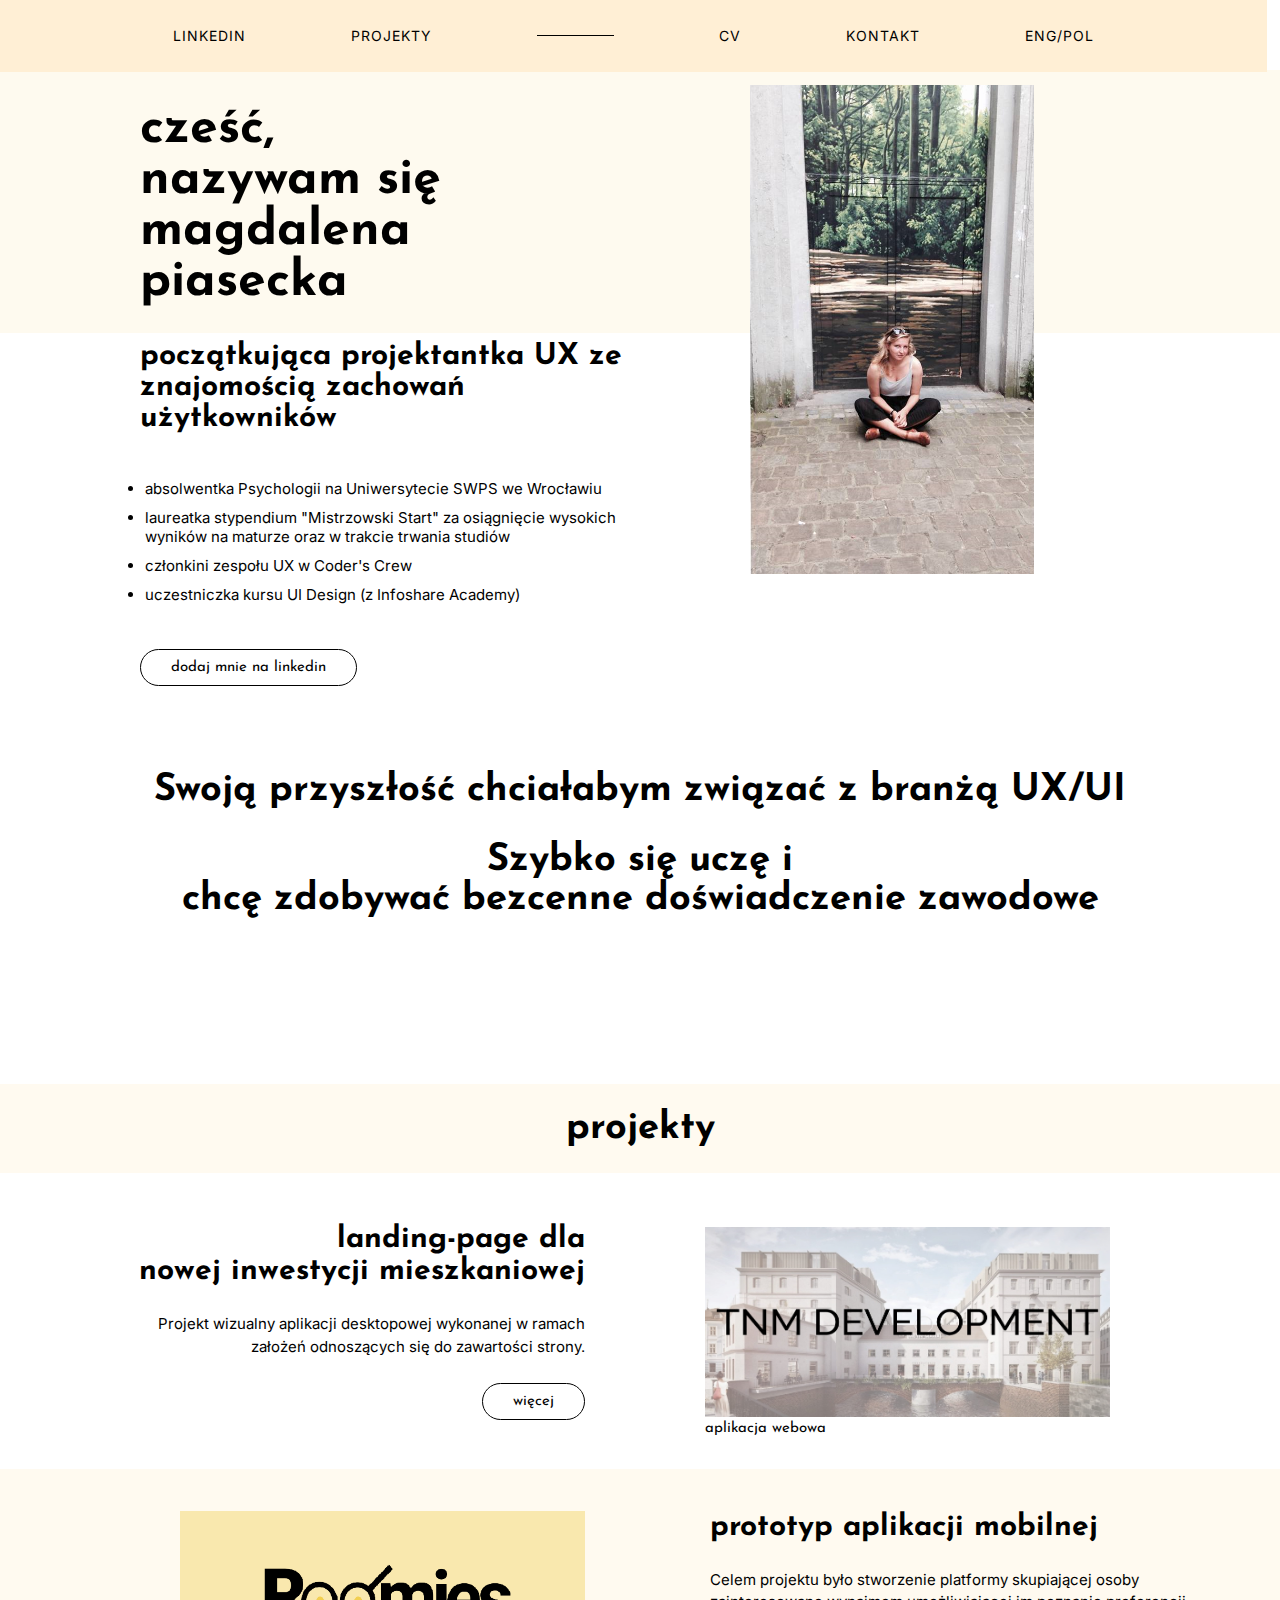
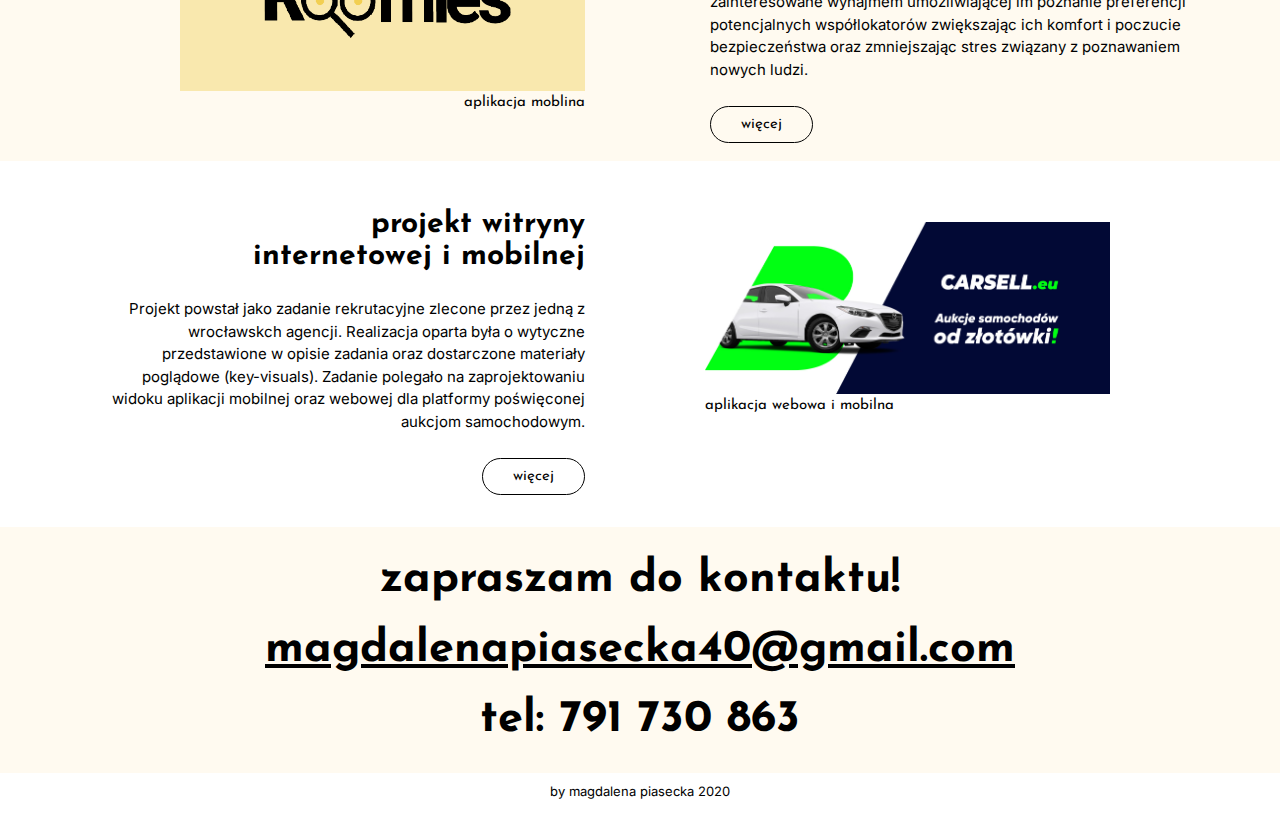
<file: index.html>
<!DOCTYPE html>
<html>
  <head>
    <meta charset="utf-8">
    <meta name="viewport" content="width=device-width, initial-scale=1.0">
    <title>Portfolio - Magdalena Piasecka</title>
    <link rel="stylesheet" href="css/bootstrap-grid.css" type="text/css">
    <link rel="stylesheet" href="css/styles.css" type="text/css">
  <link href="https://fonts.googleapis.com/css2?family=Inter&family=Josefin+Sans&display=swap" rel="stylesheet">
  </head>

  <body>
  <nav>
    <ul>
      <li><a href="https://www.linkedin.com/in/magdalena-piasecka-b29567173/" target="_blank">LINKEDIN</a></li>
      <li><a href="#projekty">PROJEKTY</a></li>
      <li class="empty"></li>
      <li><a href="cv.html">CV</a></li>
      <li><a href="kontakt.html">KONTAKT</a></li>
      <li><a href="eng-index.html" class="link_active">ENG/POL</a></li>
    </ul>
  </nav>
  <header>
    <div class="container">
      <div class="row">
        <div class="col-sm">
          <h1>cześć,<br/>nazywam się magdalena piasecka<br/></h1>

  <h3>początkująca projektantka UX ze znajomością zachowań użytkowników</h3>


          <ul>
            <li>absolwentka Psychologii na Uniwersytecie SWPS we Wrocławiu</li>
            <li>laureatka stypendium "Mistrzowski Start" za osiągnięcie wysokich wyników na maturze oraz w trakcie trwania studiów</li>
            <li>członkini zespołu UX w Coder's Crew</li>
            <li>uczestniczka kursu UI Design (z Infoshare Academy)</li>

          </ul>
          <a href="https://www.linkedin.com/in/magdalena-piasecka-b29567173/" target="_blank" class="button">dodaj mnie na linkedin</a>
        </div>
      <div class="col-sm">
          <figure>
          <img src="img/foto.png" class="Madzia" alt="Magdalena Piasecka"/>
        </figure>
      </div>
      </div>
    </div>
  </header>

  <h4><b>Swoją przyszłość chciałabym związać z branżą UX/UI</b></h4>

  <section>

    <div id="projekty">
<h5 style="margin-bottom: 165px;"><b>Szybko się uczę i</br> chcę zdobywać bezcenne doświadczenie zawodowe</b></h5>
</div>

</section>



    <section class="project" style="background-color: #FFFAF0; margin-top: 36px;">

    <center><h6 style="margin-top: 7px; margin-bottom: 7px;">projekty</h6></center>

 </section>

   <section style="background-color: white; margin-top:100px;">

   </section>

   <section class="project" style="margin-top: -37px; margin-bottom: 15px;">
     <div class="container">
       <div class="row">
         <div class="col-sm right-alignment" style="margin-bottom: 20px; left: -40px;">
     <h2 style="margin-top: -30px";>landing-page dla <br/>nowej inwestycji mieszkaniowej</h2>
     <p>Projekt wizualny aplikacji desktopowej wykonanej w ramach założeń odnoszących się do zawartości strony.</p>
   <a href="development.html" class="button">więcej</a>
  </div>

   <div class="col-sm" style="left: -45px;">
<figure style="margin-top: -70px;">
    <img src="img/mlyn.jpg" class="image2" alt="Dashboard" style="height: 190px;">
    <figcaption>
      aplikacja webowa
    </figcaption>
  </figure>
 </div>
 </div>
 </div>
   </section>



  <!-- project1 -->
  <section class="project blue">

    <div class="container room">
      <div class="row app">
        <div class="col-sm app">

    <figure>
    <img src="img/r.png" class="image1"
    alt="Roomies">
    <figcaption class="right-alignment">
      aplikacja moblina
    </figcaption>
  </figure>
</div>

    <div class="col-sm">

    <h2>prototyp aplikacji mobilnej</h2>

    <p>Celem projektu było stworzenie platformy skupiającej osoby zainteresowane wynajmem umożliwiającej im poznanie preferencji potencjalnych współlokatorów zwiększając ich komfort i poczucie bezpieczeństwa oraz zmniejszając stres związany z poznawaniem nowych ludzi.</p>

    <a href="roomies.html" class="button">więcej</a>
  </div>
</div>
</div>
  </section>

  <!-- project2 -->

  <section class="project">
    <div class="container">
      <div class="row">
        <div class="col-sm right-alignment" style="left: -40px;">
    <h2 style="margin-top: 45px;">projekt witryny<br/>internetowej i mobilnej</h2>
    <p> Projekt powstał jako zadanie rekrutacyjne zlecone przez jedną z wrocławskch agencji. Realizacja oparta była o wytyczne przedstawione w opisie zadania oraz dostarczone materiały poglądowe (key-visuals). Zadanie polegało na zaprojektowaniu widoku aplikacji mobilnej oraz webowej dla platformy poświęconej aukcjom samochodowym.</p>
  <a href="projekt.html" class="button">więcej</a>
 </div>

  <div class="col-sm" style="left: -45px;">
 <figure>
   <img src="img/carsell.eu.jpg" class="image2" alt="Dashboard">
   <figcaption>
     aplikacja webowa i mobilna
   </figcaption>
 </figure>
</div>
</div>
</div>
  </section>

  <!-- project3

  <section class="project blue">
    <div class="container">
      <div class="row">
        <div class="col-sm">

  <figure>
    <img src="img/ipad-app.jpg" class="image3"
    alt="iPad">
    <figcaption class="right-alignment">
      Photo by Marek Levák on Unsplash
    </figcaption>
  </figure>
</div>

<div class="col-sm">
    <h2>iPad app<br/>
    for the artists</h2>

    <p>Lorem ipsum dolor amet sartorial quinoa 3 wolf moon, tilde neutra succulents vegan kitsch church-key vaporware. Pork belly thundercats iPhone tilde 90’s ugh. Narwhal post-ironic VHS affogato subway tile. Everyday carry copper mug art party, blue bottle normcore banh mi gastropub lomo fingerstache four dollar toast single-origin coffee hell of 3 wolf moon palo santo kinfolk.
    </p>
    <a href="" class="button">czytaj dalej</a>

  </div>
</div>
</div>
  </section> -->

  <footer class="project blue stopka">
      <h2 style="margin-bottom: 0px; margin-top: 0px;">zapraszam do kontaktu!<br/> <a href="mailto:magdalenapiasecka40" style="color: black;">magdalenapiasecka40@gmail.com</a></br> tel: 791 730 863</h2>
    </footer>

<section class="koniec">
    <p color: grey style="text-align: center; font-size: 13px;">by magdalena piasecka 2020</p>
  </section>
  </body>
</html>
</file>
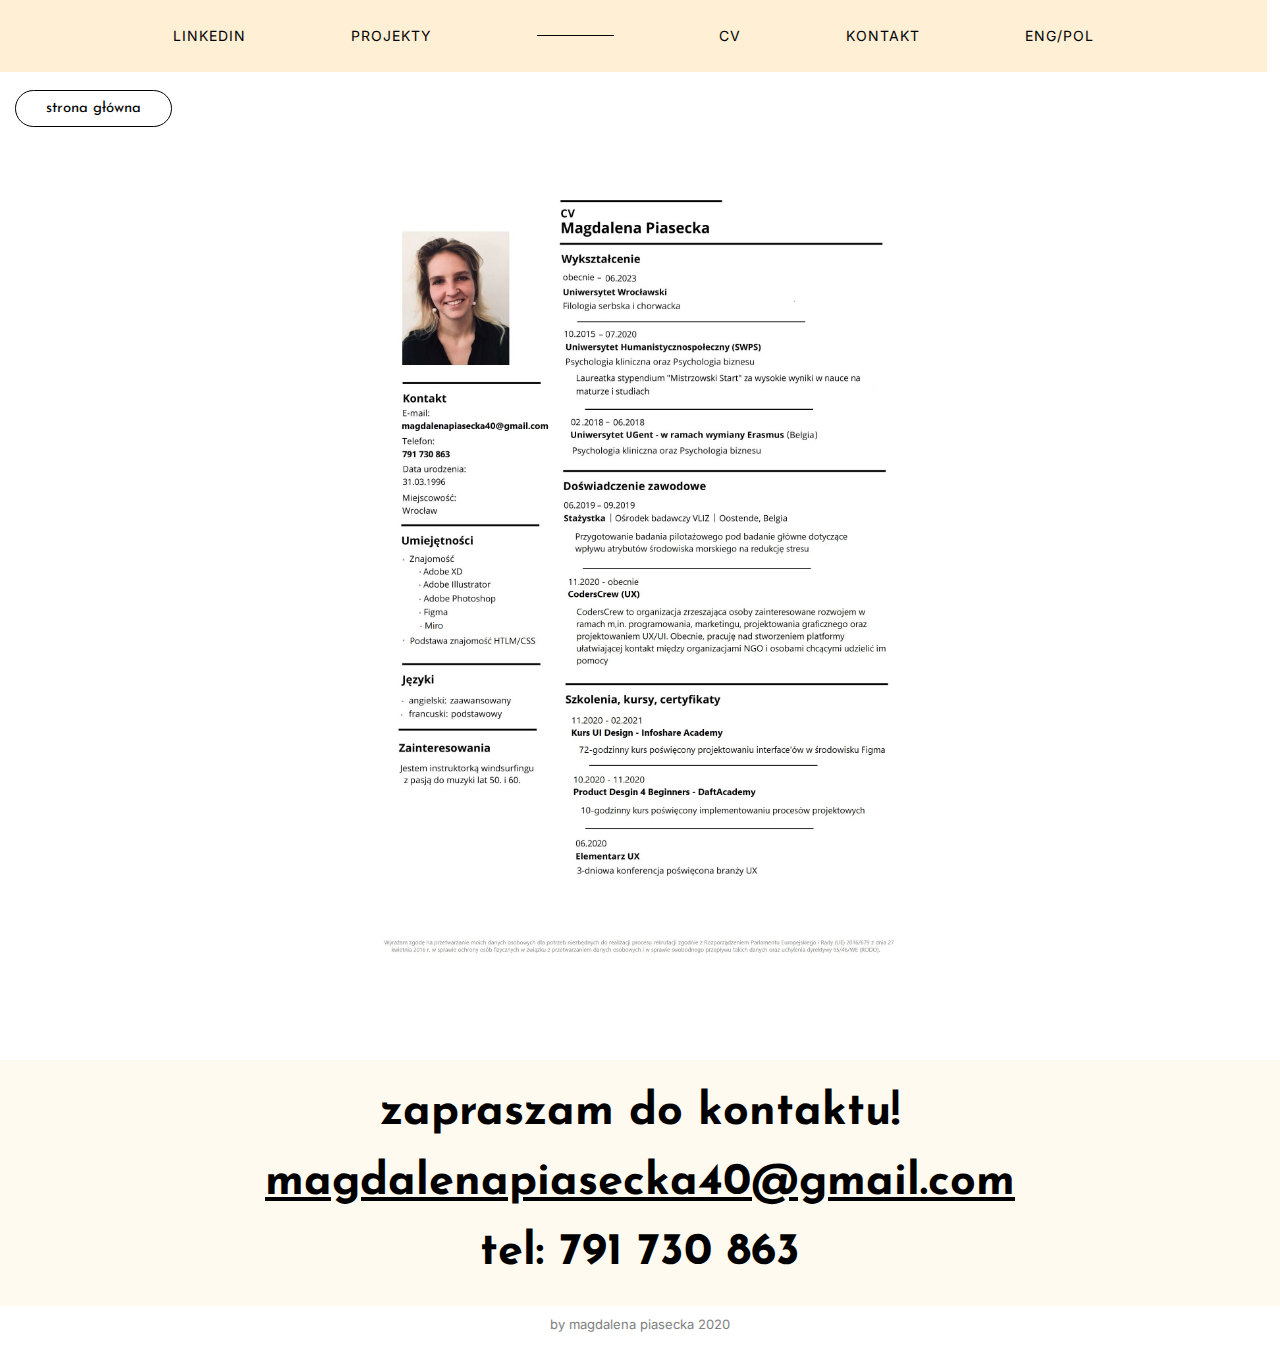
<file: cv.html>
<!DOCTYPE html>
<html>
  <head>
    <meta charset="utf-8">
    <meta name="viewport" content="width=device-width, initial-scale=1.0">
    <title>CV - Portfolio - Magdalena Piasecka</title>
    <link rel="stylesheet" href="css/bootstrap-grid.css" type="text/css">
    <link rel="stylesheet" href="css/styles.css" type="text/css">
    <link rel="stylesheet" href="css/cv.css" type="text/css">
  <link href="https://fonts.googleapis.com/css2?family=Inter&family=Josefin+Sans&display=swap" rel="stylesheet">
  </head>

  <body>
  <nav>
    <ul>
      <li><a href="https://www.linkedin.com/in/magdalena-piasecka-b29567173/" target="_blank">LINKEDIN</a></li>
      <li><a href="index.html#projekty">PROJEKTY</a></li>
      <li class="empty"></li>
      <li><a href="cv.html">CV</a></li>
      <li><a href="kontakt.html">KONTAKT</a></li>
      <li><a href="eng-cv.html" class="link_active none">ENG/POL</a></li>
    </ul>
  </nav>

  <section>
    <a href="index.html" class="button main_page_button">strona główna</a>
   </section>

   <figure class="background--white">
     <center><img class="cv" src="img/CV_Magdalena_Piasecka.jpg" alt="CV"></center>
   </figure>


      <footer class="project blue footer_style" id="kontakt">
        <h2 class="text_footer">zapraszam do kontaktu!<br/><a class="text_email" href="mailto:magdalenapiasecka40">magdalenapiasecka40@gmail.com</a><br/> tel: 791 730 863</h2>
      </footer>

    <section>
      <p class="credits_text">by magdalena piasecka 2020</p>
    </section>
  </body>

</html>
</file>
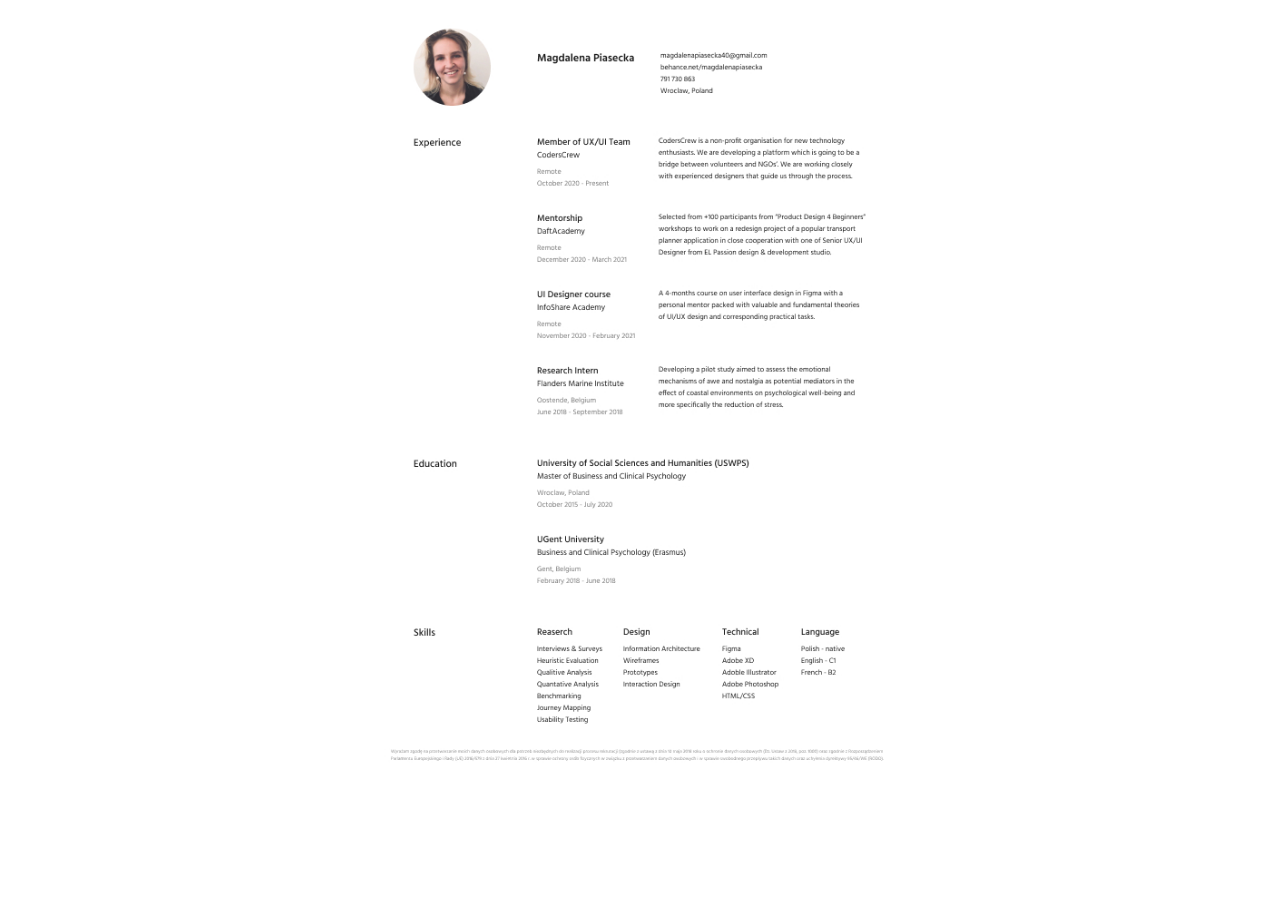
<file: cvreal.html>
<!DOCTYPE html>
<html>
  <head>
    <meta charset="utf-8">
    <meta name="viewport" content="width=device-width, initial-scale=1.0">
    <title>CV Magdalena Piasecka</title>
    <link rel="stylesheet" href="css/bootstrap-grid.css" type="text/css">
    <link rel="stylesheet" href="css/styles.css" type="text/css">
    <link rel="stylesheet" href="css/cv.css" type="text/css">
  <link href="https://fonts.googleapis.com/css2?family=Inter&family=Josefin+Sans&display=swap" rel="stylesheet">
  </head>

  <body>

   <figure class="background--white">
     <center><img class="cv" src="img/A4 - 1.jpg" alt="CV"></center>
   </figure>

  </body>

</html>
</file>
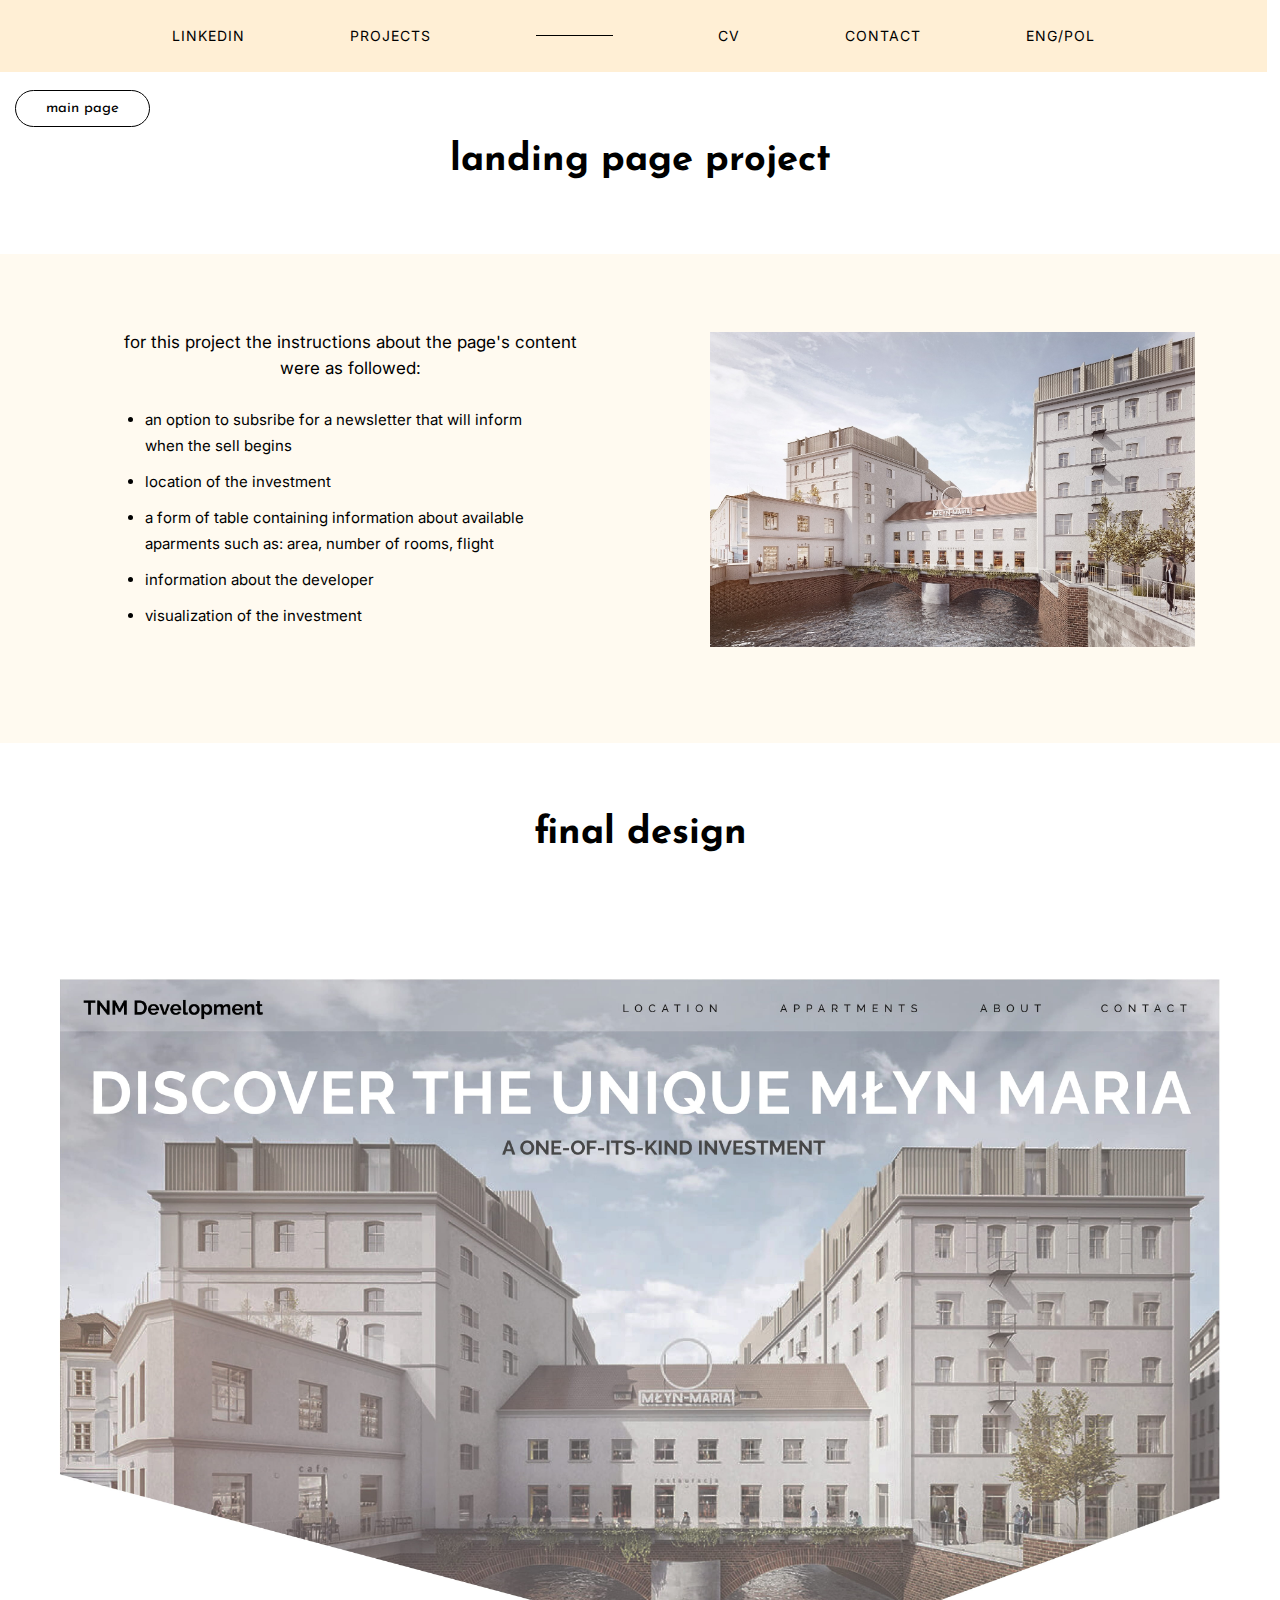
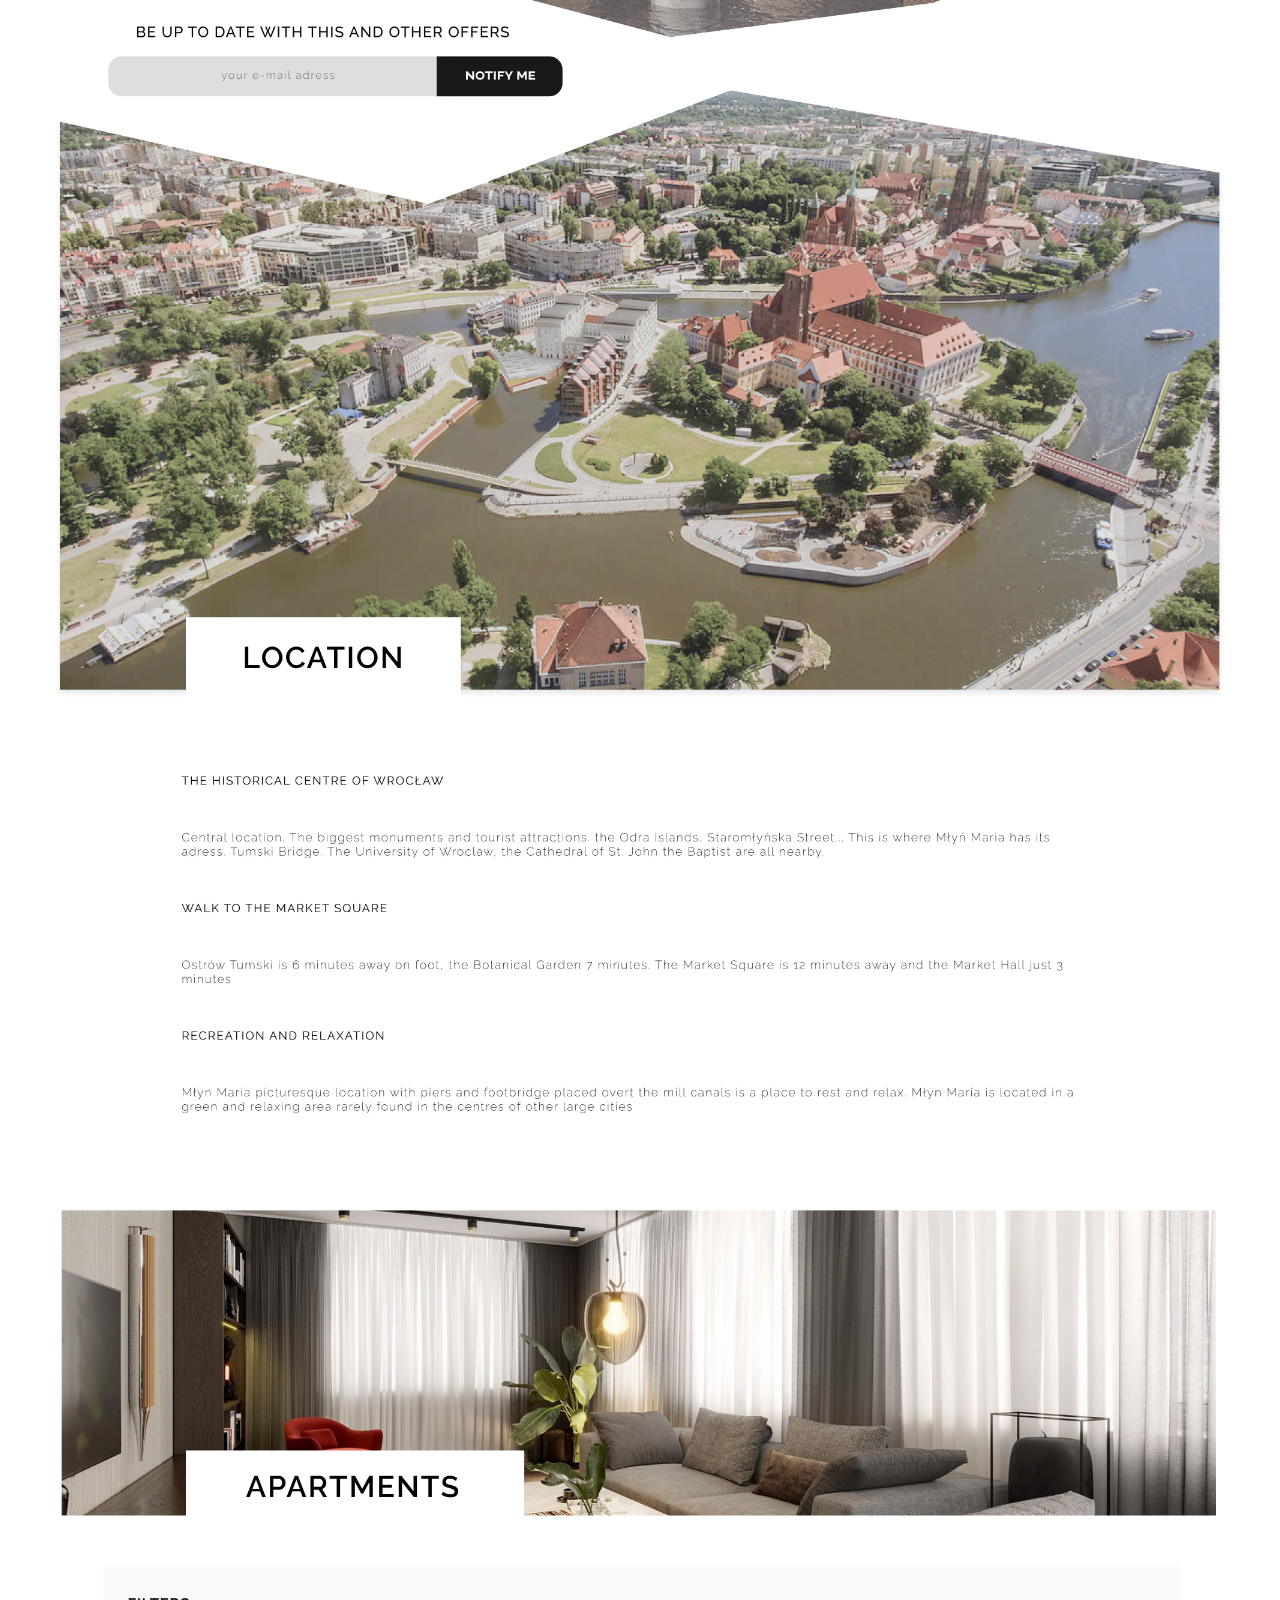
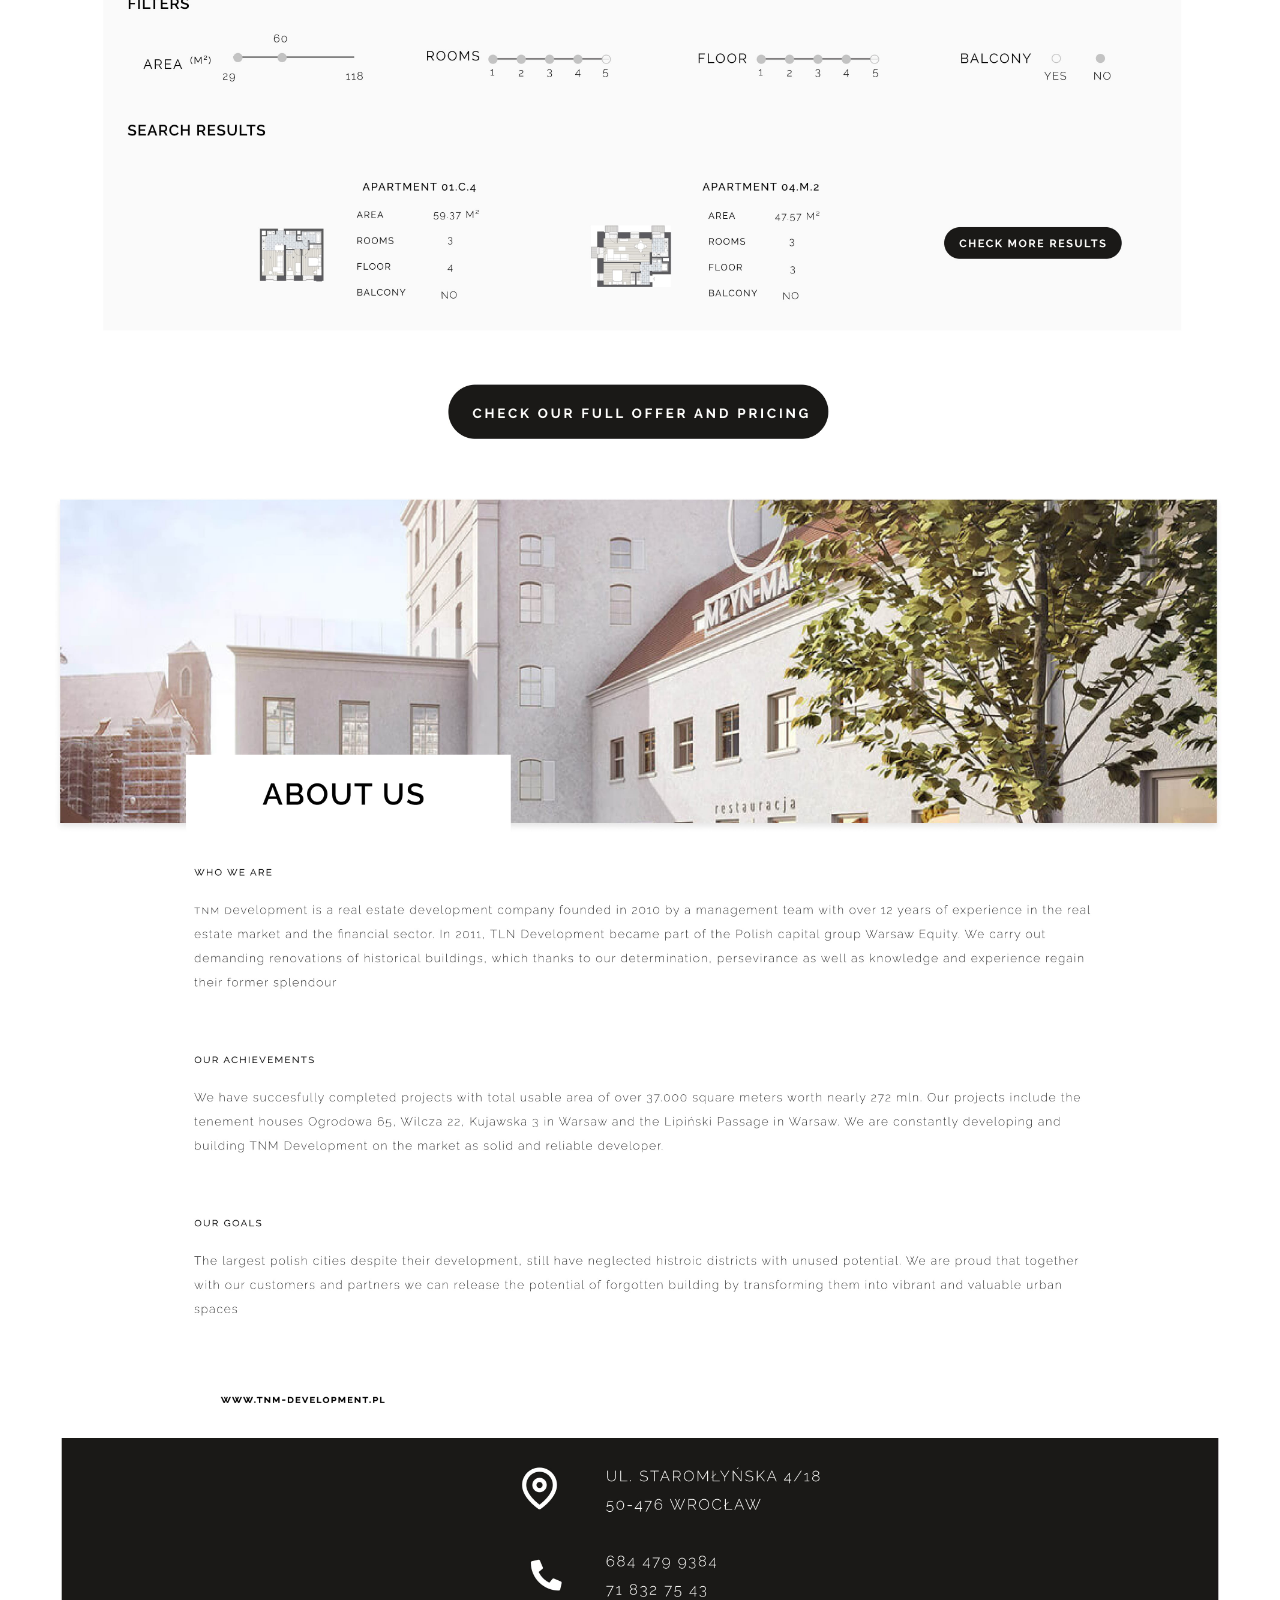
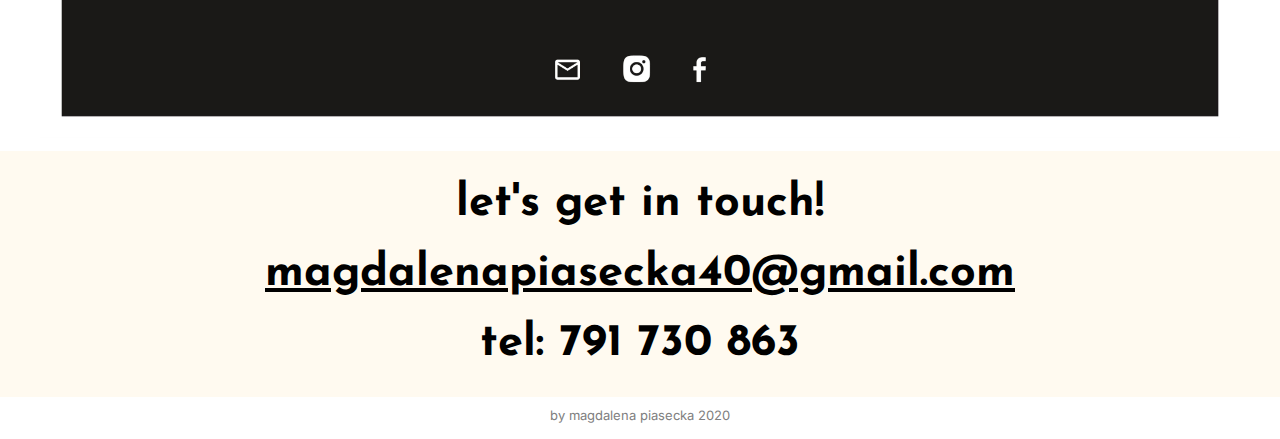
<file: development-eng.html>
<!DOCTYPE html>
<html>
  <head>
    <meta charset="utf-8">
    <meta name="viewport" content="width=device-width, initial-scale=1.0">
    <title>Landing page project - Portfolio - Magdalena Piasecka</title>
    <link rel="stylesheet" href="css/bootstrap-grid.css" type="text/css">
    <link rel="stylesheet" href="css/styles.css" type="text/css">
    <link rel="stylesheet" href="css/development.css" type="text/css">
    <link href="https://fonts.googleapis.com/css2?family=Inter&family=Josefin+Sans&display=swap" rel="stylesheet">
  </head>

  <body>
  <nav>
    <ul>
      <li><a href="https://www.linkedin.com/in/magdalena-piasecka-b29567173/" target="_blank">LINKEDIN</a></li>
      <li><a href="eng-index.html#projekty">PROJECTS</a></li>
      <li class="empty"></li>
      <li><a href="eng-cv.html">CV</a></li>
      <li><a href="eng-kontakt.html">CONTACT</a></li>
      <li><a href="development.html" class="link_active none">ENG/POL</a></li>
    </ul>
  </nav>

  <section>
    <a href="eng-index.html#projekty" class="button main_page_button">main page</a>
  </section>

   <center>
     <h6 class="text_title">landing page project</h6>
   </center>

   <section class="project blue">

     <div class="container">
       <div class="row placement">
         <div class="col">

           <h1 class="development_project_title">for this project the instructions about the page's content</br> were as followed:</h1>
              <ul class="development_project_list">
                <li>an option to subsribe for a newsletter that will inform </br> when the sell begins</li>
                <li>location of the investment</li>
                <li>a form of table containing information about available </br>aparments such as: area, number of rooms, flight</li>
                <li>information about the developer</li>
                <li>visualization of the investment</li>
              </ul>
          </div>

          <div class="col">

        <img class="photo_mlyn_małe" src="img/mlynmaria.jpeg">

          </div>
        </div>
      </div>

    </section>

    <section class="project background_light_with_margins">

        <center>
          <h1 class="text_realizacja_projektu"><b>final design</b></h1>
        </center>


        <center>
          <img class="photo_mlyn_duże" src="img/mlyn-1.jpg" alt="Visual project">
        </center>

      </section>

      <footer class="project blue footer_style" id="kontakt">
        <h2 class="text_footer">let's get in touch!<br/><a class="text_email" href="mailto:magdalenapiasecka40@gmail.com">magdalenapiasecka40@gmail.com</a><br/><a class="text_tel" href="tel:791 730 863">tel: 791 730 863</a></h2>
      </footer>

    <section>
      <p class="credits_text">by magdalena piasecka 2020</p>
    </section>

  </body>
</html>
</file>
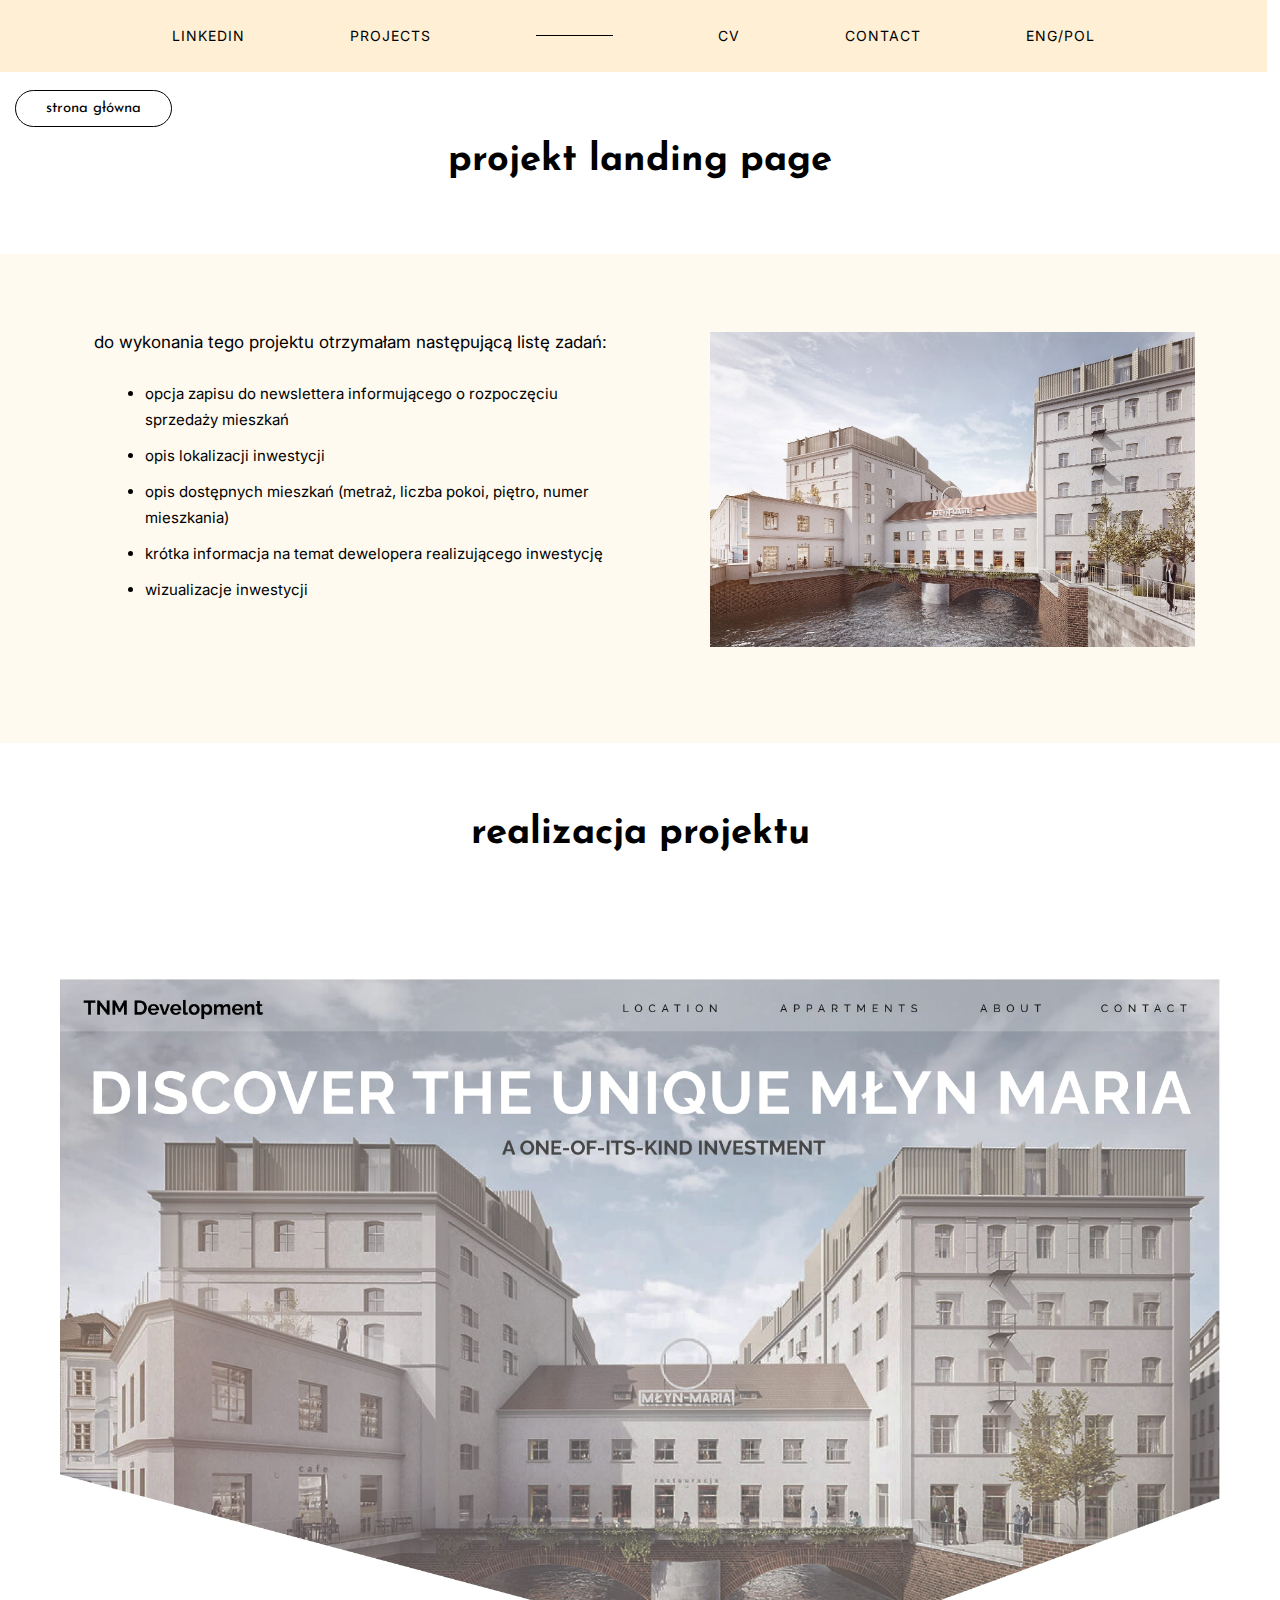
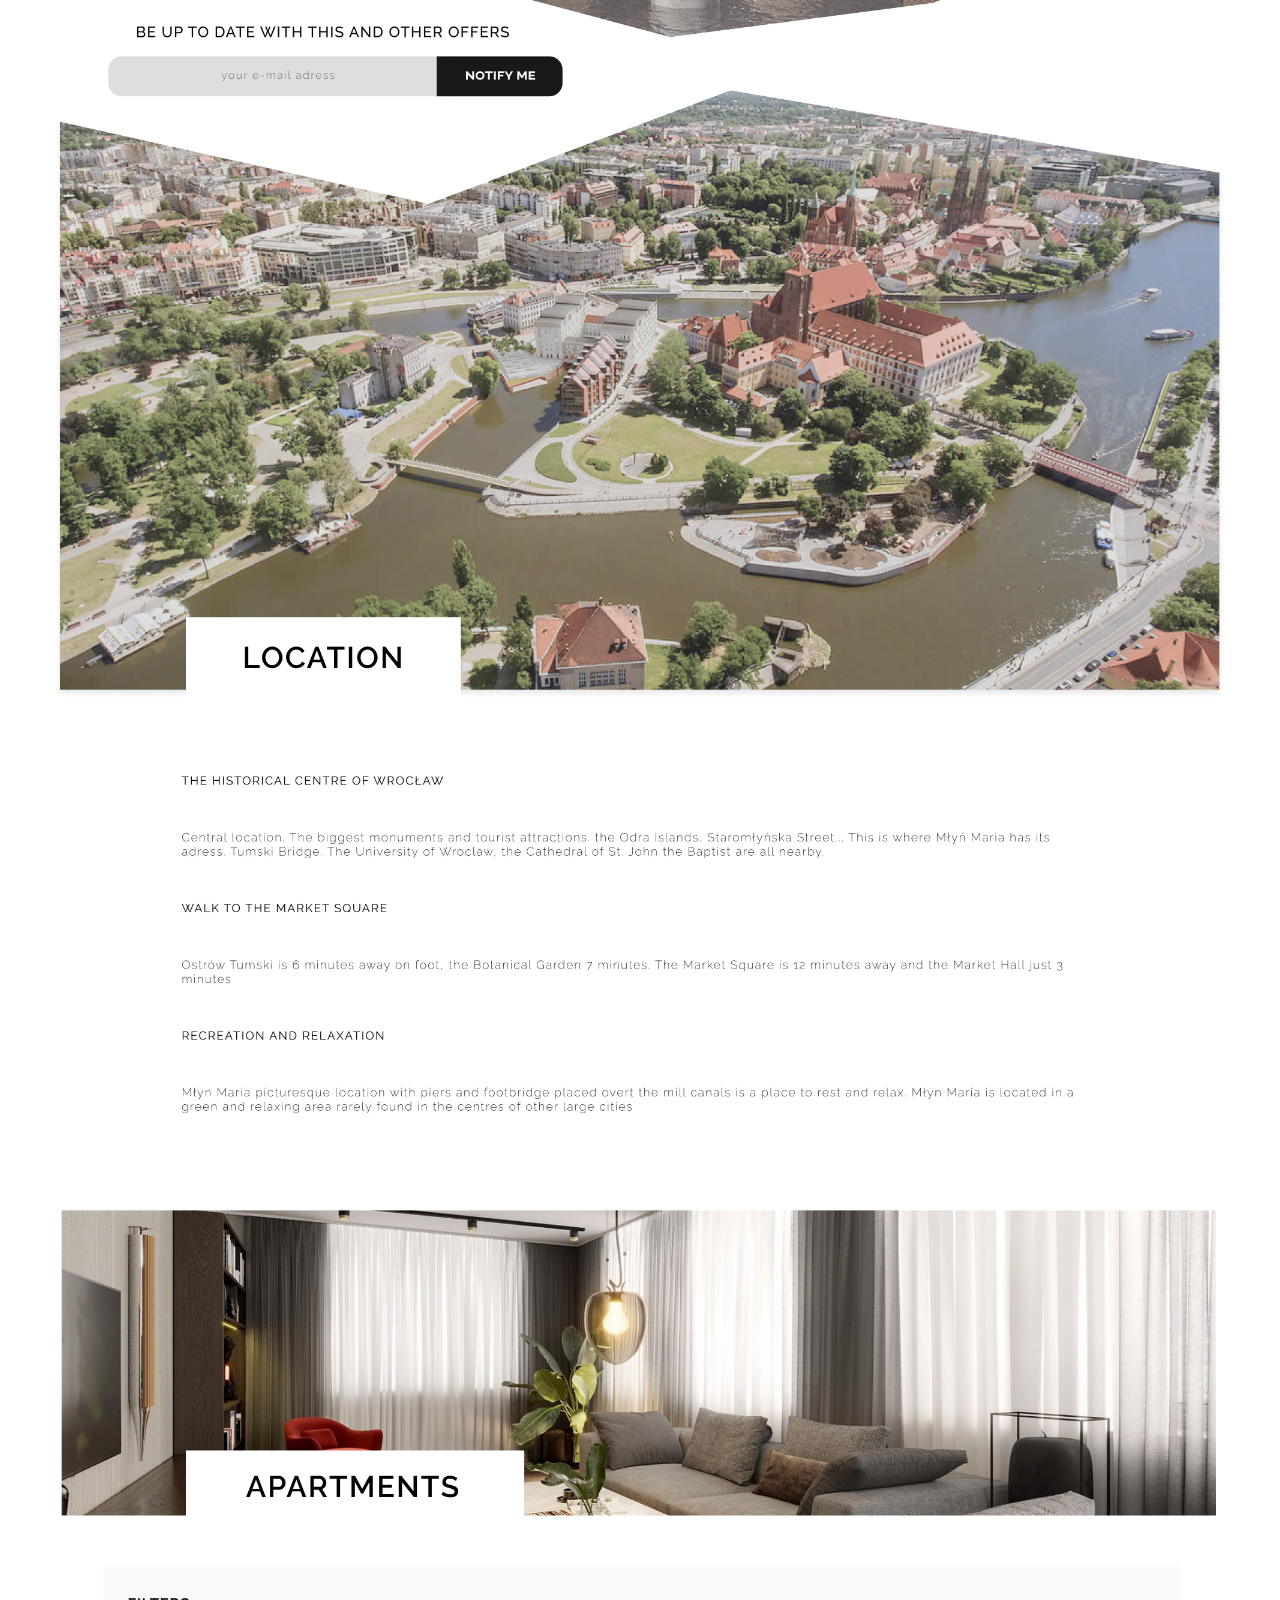
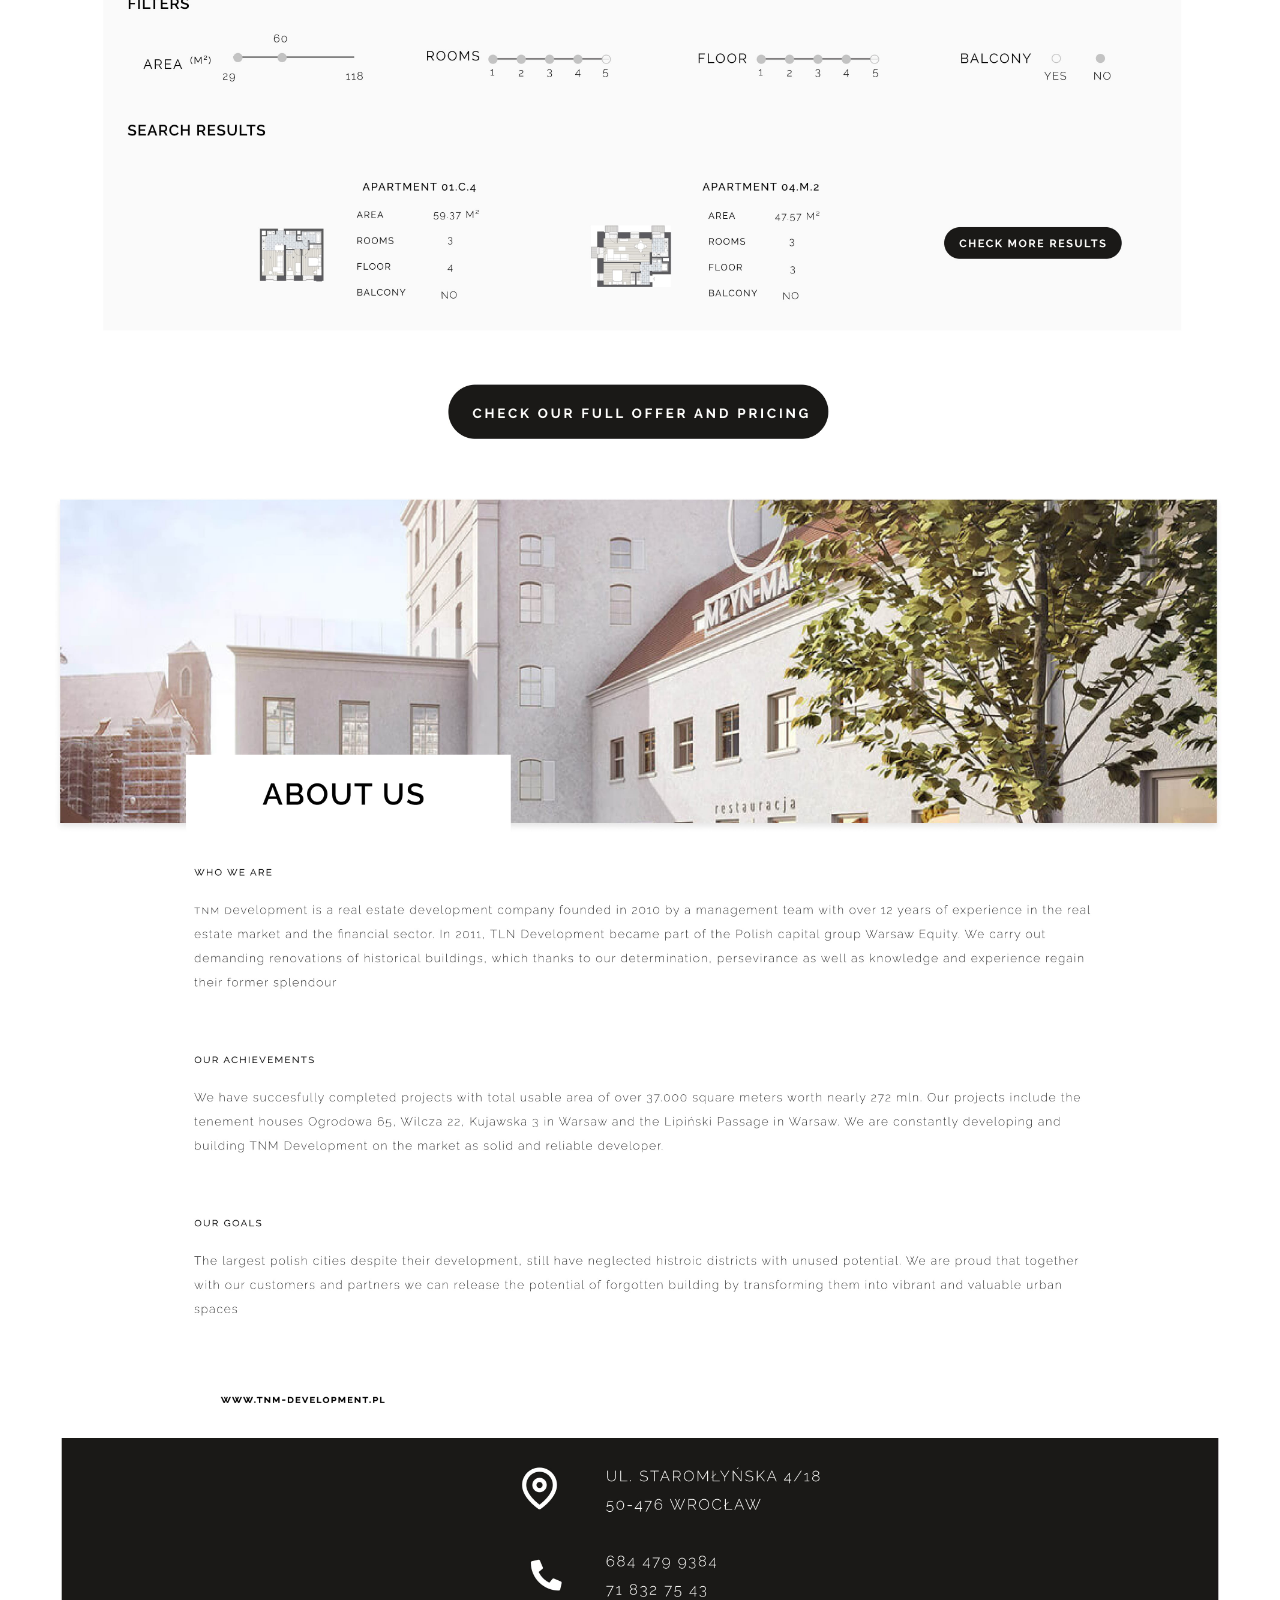
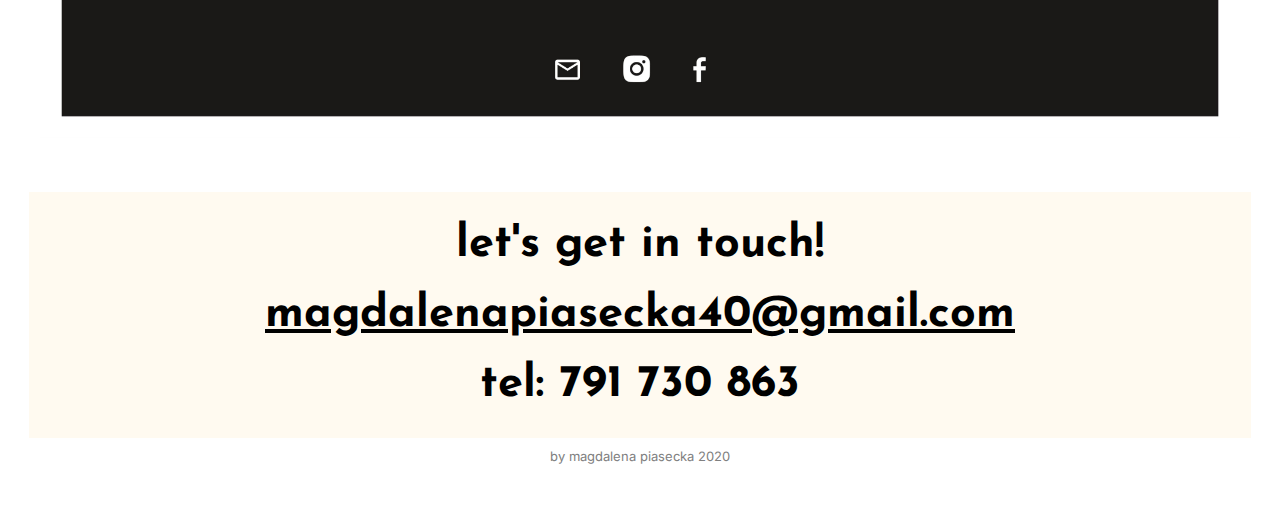
<file: development.html>
<!DOCTYPE html>
<html>
  <head>
    <meta charset="utf-8">
    <meta name="viewport" content="width=device-width, initial-scale=1.0">
    <title>Projekt landing page - Portfolio - Magdalena Piasecka</title>
    <link rel="stylesheet" href="css/bootstrap-grid.css" type="text/css">
    <link rel="stylesheet" href="css/styles.css" type="text/css">
    <link rel="stylesheet" href="css/development.css" type="text/css">
    <link href="https://fonts.googleapis.com/css2?family=Inter&family=Josefin+Sans&display=swap" rel="stylesheet">
  </head>

  <body>
    <nav>
      <ul>
        <li><a href="https://www.linkedin.com/in/magdalena-piasecka-b29567173/" target="_blank">LINKEDIN</a></li>
        <li><a href="index.html#projekty">PROJECTS</a></li>
        <li class="empty"></li>
        <li><a href="cv.html">CV</a></li>
        <li><a href="kontakt.html">CONTACT</a></li>
        <li><a href="development-eng.html" class="link_active none">ENG/POL</a></li>
      </ul>
    </nav>

      <section>
        <a href="index.html#projekty" class="button main_page_button">strona główna</a>
      </section>

       <center><h6 class="text_title">projekt landing page</h6></center>

   <section class="project blue">

   <div class="container">
   <div class="row placement">
         <div class="col">

             <h1 class="development_project_title">do wykonania tego projektu otrzymałam następującą listę zadań:</h1>
               <ul class="development_project_list">
                  <li>opcja zapisu do newslettera informującego o rozpoczęciu sprzedaży mieszkań</li>
                  <li>opis lokalizacji inwestycji</li>
                  <li> opis dostępnych mieszkań (metraż, liczba pokoi, piętro, numer mieszkania)</li>
                  <li> krótka informacja na temat dewelopera realizującego inwestycję</li>
                  <li>wizualizacje inwestycji</li>
                </ul>

          </div>

        <div class="col">
          <img class="photo_mlyn_małe" src="img/mlynmaria.jpeg">
        </div>

      </div>
    </div>

    </section>

  <section class="project background_light_with_margins">

    <center>
      <h1 class="text_realizacja_projektu"><b>realizacja projektu</b></h1>
    </center>


    <center>
      <img class="photo_mlyn_duże" src="img/mlyn-1.jpg" alt="Visual project">
    </center>

    <footer class="project blue footer_style" id="kontakt">
        <h2 class="text_footer">let's get in touch!<br/><a class="text_email" href="mailto:magdalenapiasecka40@gmail.com">
            magdalenapiasecka40@gmail.com</a><br/><a class="text_tel" href="tel:791 730 863">tel: 791 730 863</a></h2>
      </footer>

        <section>
          <p class="credits_text">by magdalena piasecka 2020</p>
        </section>

  </body>
</html>
</file>
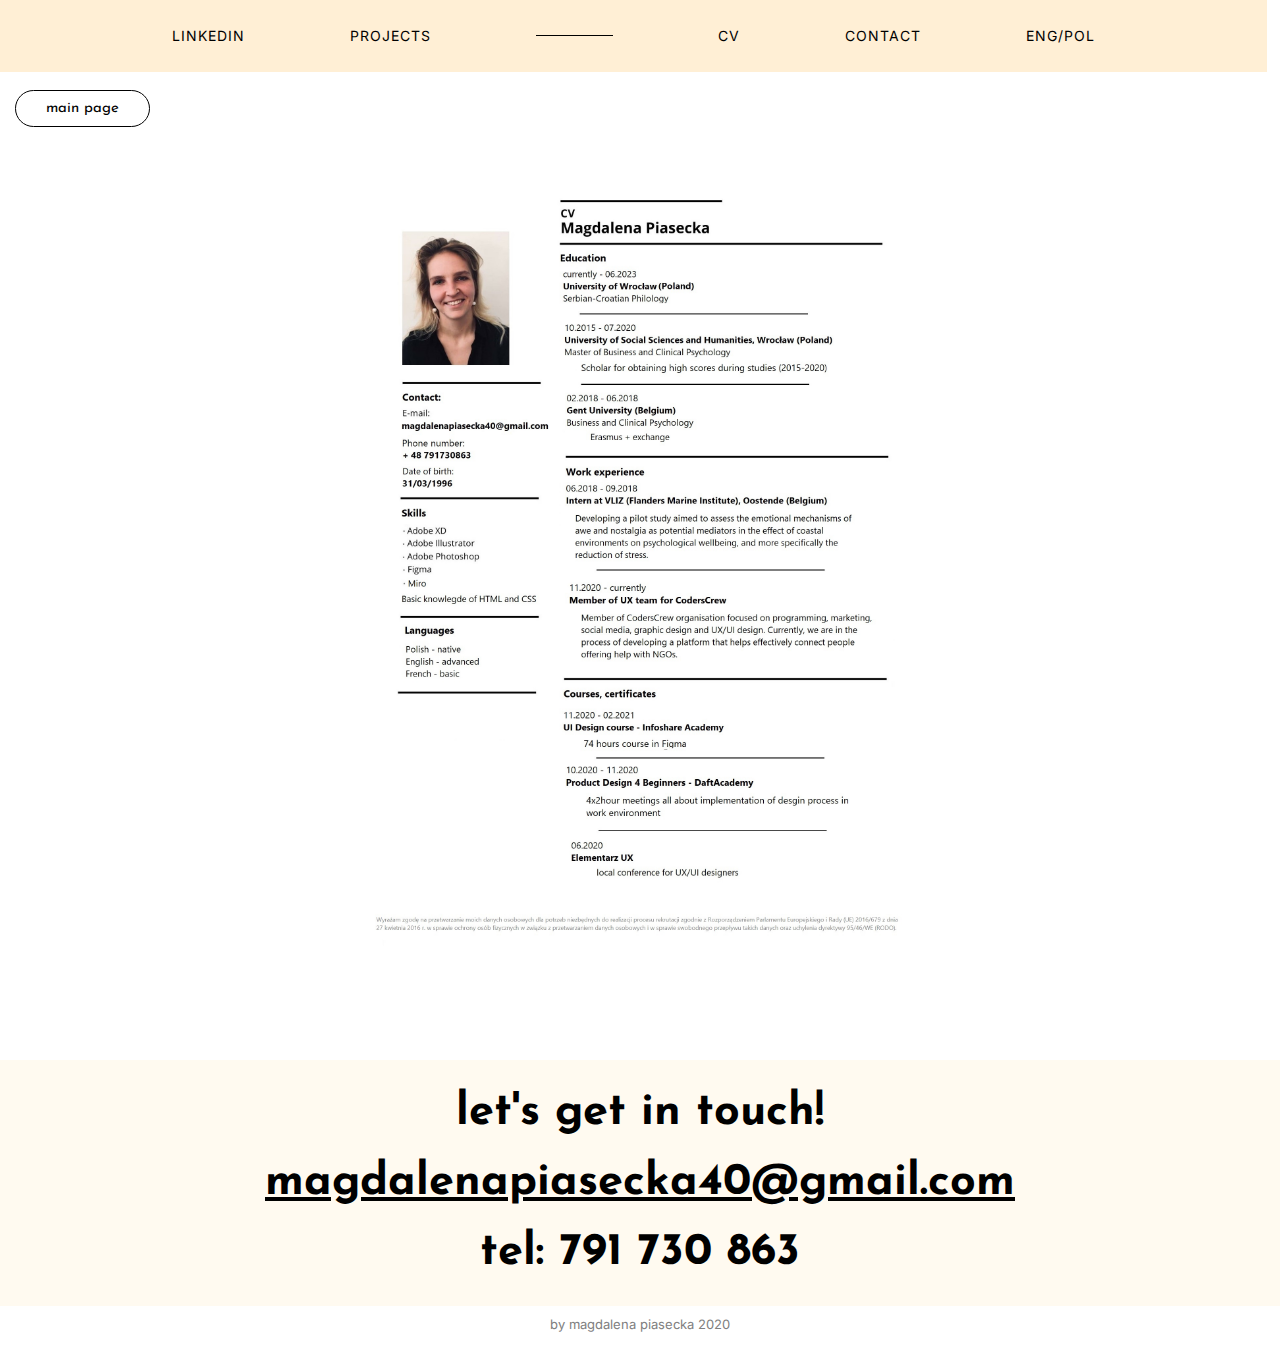
<file: eng-cv.html>
<!DOCTYPE html>
<html>

<head>
  <meta charset="utf-8">
  <meta name="viewport" content="width=device-width, initial-scale=1.0">
  <title>CV - Portfolio - Magdalena Piasecka</title>
  <link rel="stylesheet" href="css/styles.css" type="text/css">
  <link rel="stylesheet" href="css/cv-eng.css" type="text/css">
  <link href="https://fonts.googleapis.com/css2?family=Inter&family=Josefin+Sans&display=swap" rel="stylesheet">
</head>

<body>
    <nav>
      <ul>
        <li><a href="https://www.linkedin.com/in/magdalena-piasecka-b29567173/" target="_blank">LINKEDIN</a></li>
        <li><a href="eng-index.html#projekty">PROJECTS</a></li>
        <li class="empty"></li>
        <li>CV</li>
        <li><a href="eng-kontakt.html">CONTACT</a></li>
        <li><a href="cv.html" class="link_active none">ENG/POL</a></li>
      </ul>
  </nav>

  <section>
    <a href="index.html" class="button main_page_button">main page</a>
   </section>

   <figure class"background--white">
     <center><img class="cv" src="img/cv-eng.jpg" style="width: 45%; margin-bottom: 30px;" alt="CV"></center>
   </figure>


       <footer class="project blue footer_style" id="kontakt">
           <h2 class="text_footer">let's get in touch!<br/><a class="text_email" href="mailto:magdalenapiasecka40">
             magdalenapiasecka40@gmail.com</a><br/> tel: 791 730 863</h2>
      </footer>

         <section>
           <p class="credits_text">by magdalena piasecka 2020</p>
         </section>



     </body>

   </html>
</file>
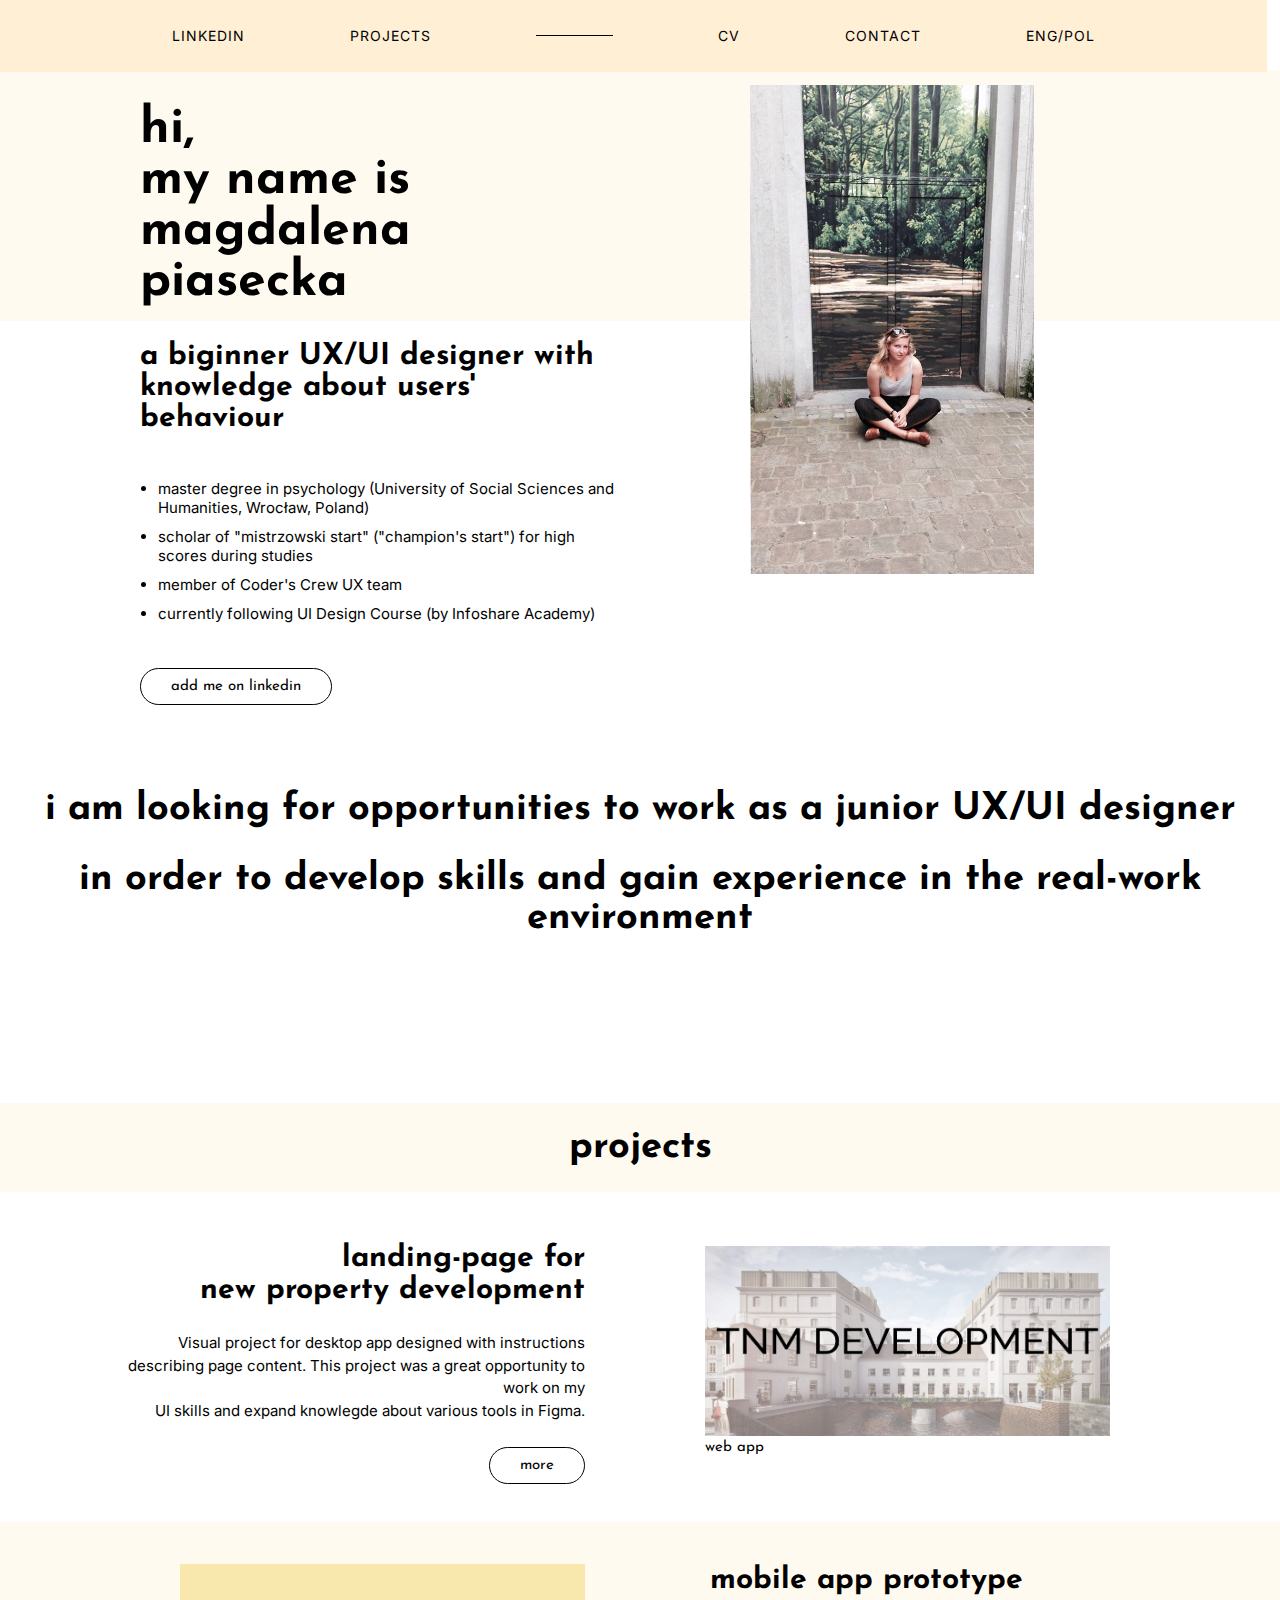
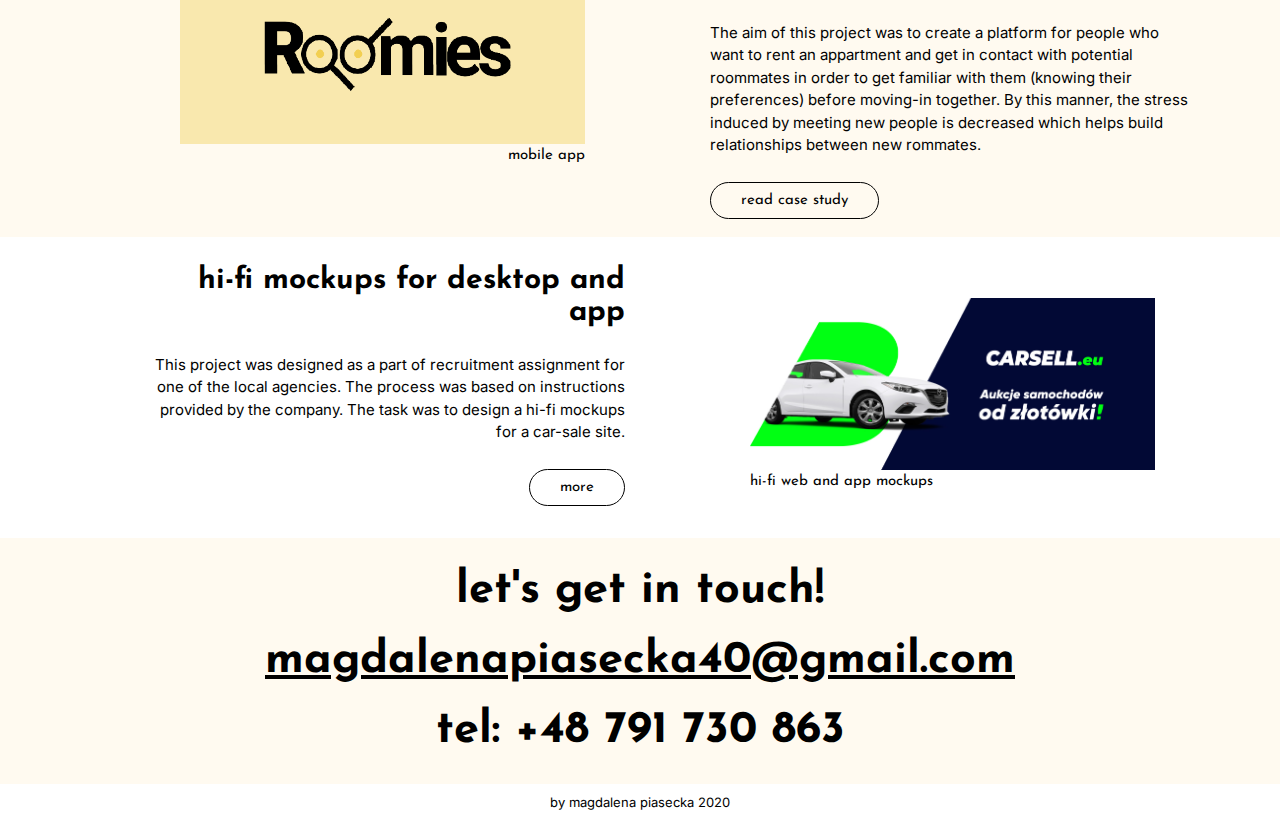
<file: eng-index.html>
<!DOCTYPE html>
<html>

<head>
  <meta charset="utf-8">
  <meta name="viewport" content="width=device-width, initial-scale=1.0">
  <title>Portfolio - Magdalena Piasecka</title>
  <link rel="stylesheet" href="css/bootstrap-grid.css" type="text/css">
  <link rel="stylesheet" href="css/styles.css" type="text/css">
  <link href="https://fonts.googleapis.com/css2?family=Inter&family=Josefin+Sans&display=swap" rel="stylesheet">
</head>

<body>
    <nav>
      <ul>
        <li><a href="https://www.linkedin.com/in/magdalena-piasecka-b29567173/" target="_blank">LINKEDIN</a></li>
        <li><a href="eng-index.html#projekty">PROJECTS</a></li>
        <li class="empty"></li>
        <li><a href="eng-cv.html">CV</a></li>
        <li><a href="eng-kontakt.html">CONTACT</a></li>
        <li><a href="index.html" class="link_active none">ENG/POL</a></li>
      </ul>
  </nav>
  <header style="background-position-y:-384px";>
    <div class="container">
      <div class="row">
        <div class="col-sm">
          <h1>hi,<br/>my name is magdalena piasecka<br/></h1>

  <h3>a biginner UX/UI designer with knowledge about users' behaviour</h3>


          <ul style="margin-left: 13px;">
            <li>master degree in psychology (University of Social Sciences and Humanities, Wrocław, Poland)</li>
            <li>scholar of "mistrzowski start" ("champion's start") for high scores during studies</li>
            <li>member of Coder's Crew UX team</li>
            <li>currently following UI Design Course (by Infoshare Academy)</li>
          </ul>
          <a href="https://www.linkedin.com/in/magdalena-piasecka-b29567173/" target="_blank" class="button">add me on linkedin</a>
        </div>
      <div class="col-sm">
          <figure>
          <img src="img/foto.png" class="Madzia" alt="Magdalena Piasecka"/>
        </figure>
      </div>
      </div>
    </div>
  </header>

  <h4><b>i am looking for opportunities to work as a junior UX/UI designer</b></h4>

  <section>

    <div id="projekty">
<h5 style="margin-bottom: 165px;"><b> in order to develop skills and gain experience in the real-work environment</b></h5>
</div>

</section>



    <section class="project" style="background-color: #FFFAF0; margin-top: 36px;">

    <center><h6 style="margin-top: 7px; margin-bottom: 7px;">projects</h6></center>

 </section>

   <section style="background-color: white; margin-top:100px;">

   </section>

   <section class="project" style="margin-top: -37px; margin-bottom: 15px;">
     <div class="container">
       <div class="row">
         <div class="col-sm right-alignment" style="margin-bottom: 20px; left: -40px;">
     <h2 style="margin-top: -30px";>landing-page for <br/>new property development</h2>
     <p>Visual project for desktop app designed with instructions describing page content. This project was a great opportunity to work on my</br> UI skills and expand knowlegde about various tools in Figma.</p>
   <a href="development-eng.html" class="button">more</a>
  </div>

   <div class="col-sm" style="left: -45px;">
<figure style="margin-top: -70px;">
    <img src="img/mlyn.jpg" class="image2" alt="Dashboard" style="height: 190px;">
    <figcaption>
      web app
    </figcaption>
  </figure>
 </div>
 </div>
 </div>
   </section>



  <!-- project1 -->
  <section class="project blue">

    <div class="container room">
      <div class="row app">
        <div class="col-sm app">

    <figure>
    <img src="img/r.png" class="image1"
    alt="Roomies">
    <figcaption class="right-alignment">
      mobile app
    </figcaption>
  </figure>
</div>

    <div class="col-sm">

    <h2>mobile app prototype</h2>

    <p>The aim of this project was to create a platform for people who want to rent an appartment and get in contact with potential roommates in order to get familiar with them (knowing their preferences) before moving-in together. By this manner, the stress induced by meeting new people is decreased which helps build relationships between new rommates.</p>

    <a href="eng-roomies.html" class="button">read case study</a>
  </div>
</div>
</div>
  </section>

  <!-- project2 -->

  <section class="project">
    <div class="container">
      <div class="row">
        <div class="col-sm right-alignment">
    <h2>hi-fi mockups for desktop and app</h2>

    <p>This project was designed as a part of recruitment assignment for one of the local agencies. The process was based on instructions provided by the company. The task was to design a hi-fi mockups for a car-sale site.</p>

  <a href="eng-projekt.html" class="button">more</a>
 </div>

  <div class="col-sm">
 <figure>
   <img src="img/carsell.eu.jpg" class="image2" alt="Dashboard">
   <figcaption>
     hi-fi web and app mockups
   </figcaption>
 </figure>
</div>
</div>
</div>
  </section>

  <!-- project3

  <section class="project blue">
    <div class="container">
      <div class="row">
        <div class="col-sm">

  <figure>
    <img src="img/ipad-app.jpg" class="image3"
    alt="iPad">
    <figcaption class="right-alignment">
      Photo by Marek Levák on Unsplash
    </figcaption>
  </figure>
</div>

<div class="col-sm">
    <h2>iPad app<br/>
    for the artists</h2>

    <p>Lorem ipsum dolor amet sartorial quinoa 3 wolf moon, tilde neutra succulents vegan kitsch church-key vaporware. Pork belly thundercats iPhone tilde 90’s ugh. Narwhal post-ironic VHS affogato subway tile. Everyday carry copper mug art party, blue bottle normcore banh mi gastropub lomo fingerstache four dollar toast single-origin coffee hell of 3 wolf moon palo santo kinfolk.
    </p>
    <a href="" class="button">czytaj dalej</a>

  </div>
</div>
</div>
  </section> -->

  <footer class="project blue stopka">
      <h2 style="margin-bottom: 0px; margin-top: 0px;">let's get in touch!<br/> <a href="mailto:magdalenapiasecka40" style="color: black;">magdalenapiasecka40@gmail.com</a></br> tel: +48 791 730 863</h2>
    </footer>

<section class="koniec">
    <p color: grey style="text-align: center; font-size: 13px;">by magdalena piasecka 2020</p>
  </section>
  </body>
</html>
</file>
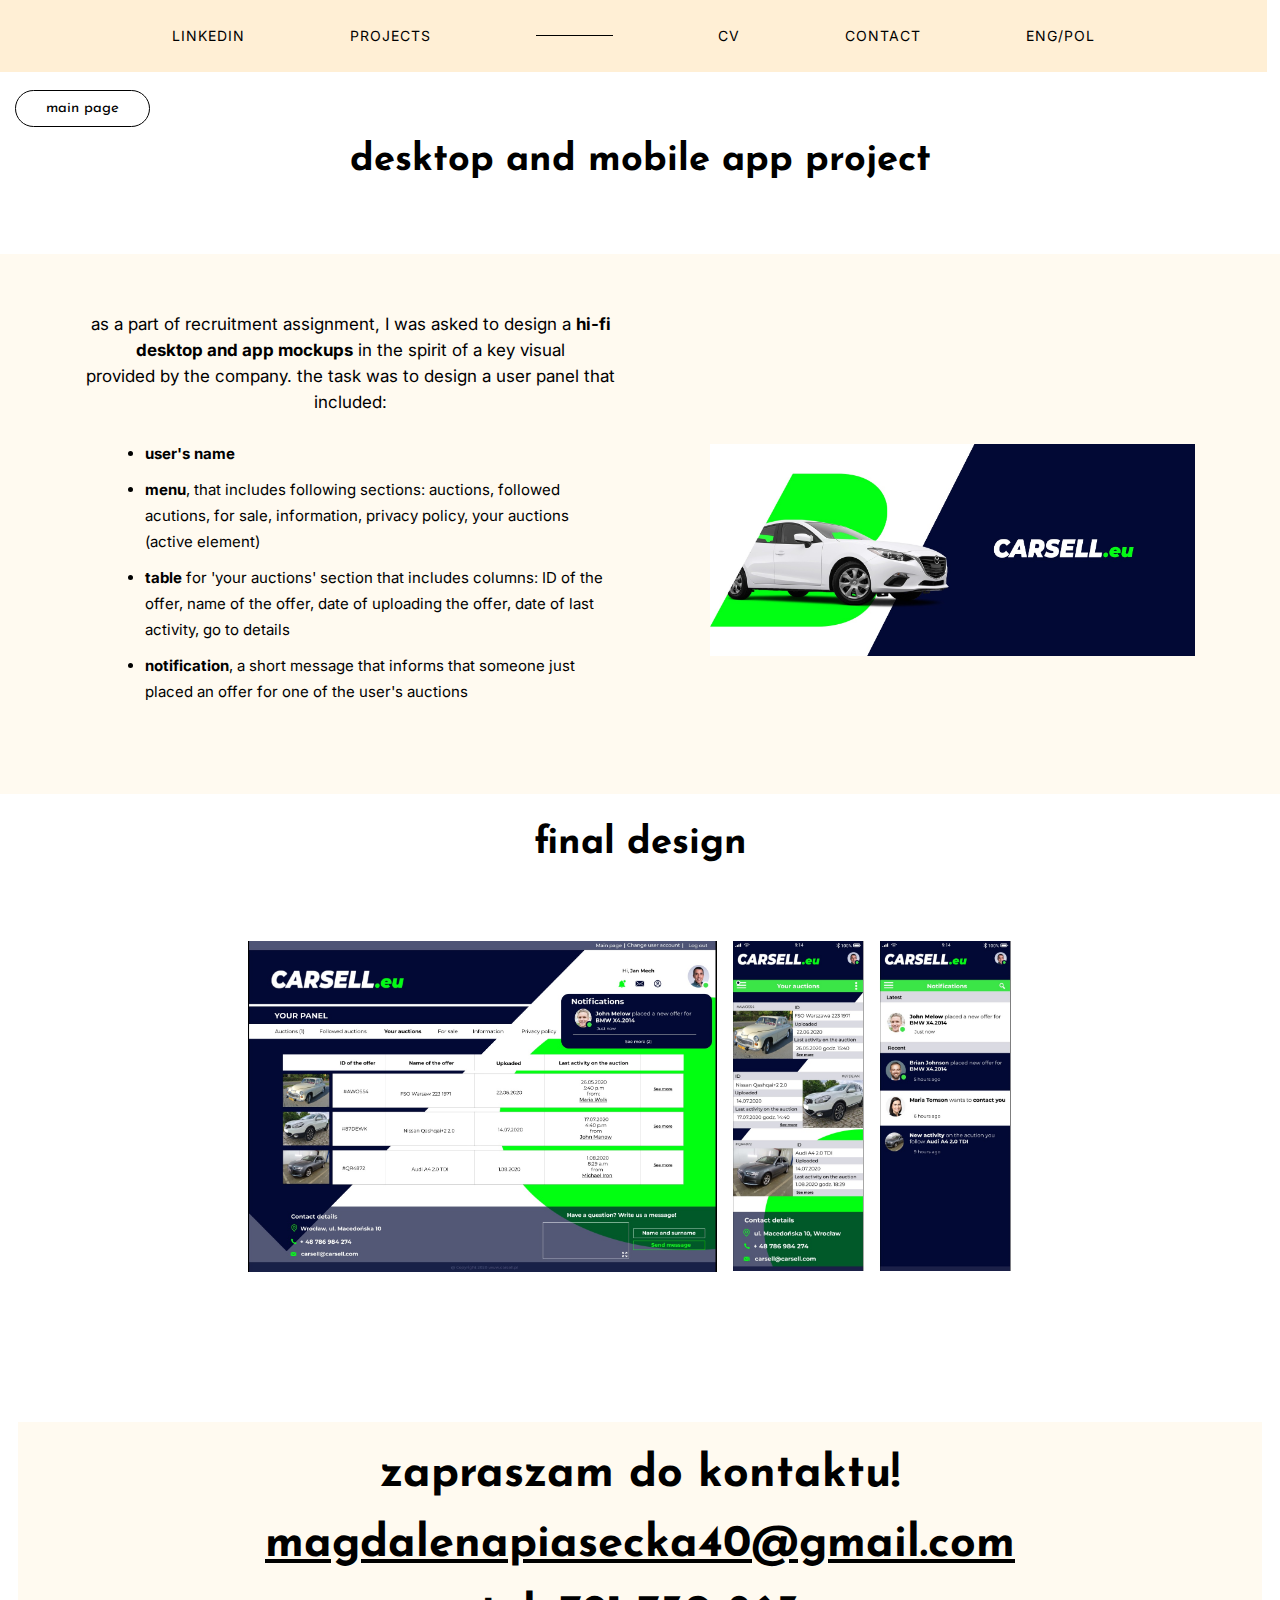
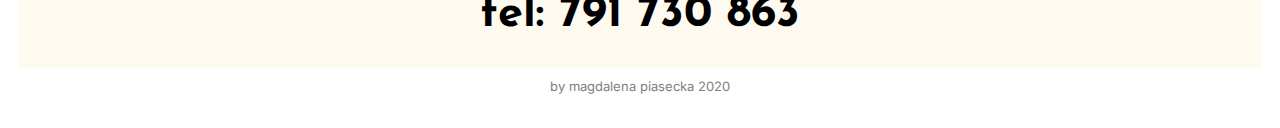
<file: eng-projekt.html>
<!DOCTYPE html>
<html>

<head>
  <meta charset="utf-8">
  <meta name="viewport" content="width=device-width, initial-scale=1.0">
  <title>Carsell - Portfolio - Magdalena Piasecka</title>
  <link rel="stylesheet" href="css/bootstrap-grid.css" type="text/css">
  <link rel="stylesheet" href="css/styles.css" type="text/css">
    <link rel="stylesheet" href="css/projekt.css" type="text/css">
  <link href="https://fonts.googleapis.com/css2?family=Inter&family=Josefin+Sans&display=swap" rel="stylesheet">
</head>

<body>
    <nav>
      <ul>
        <li><a href="https://www.linkedin.com/in/magdalena-piasecka-b29567173/" target="_blank">LINKEDIN</a></li>
        <li><a href="eng-index.html#projekty">PROJECTS</a></li>
        <li class="empty"></li>
        <li>CV</li>
        <li><a href="eng-kontakt.html">CONTACT</a></li>
        <li><a href="projekt.html" class="link_active none">ENG/POL</a></li>
      </ul>
  </nav>

  <section>
  <a href="eng-index.html" class="button main_page_button">main page</a></section>

   <center><h6 class="text_title">desktop and mobile app project</h6></center>

   <section class="project" style="background-color: #FFFAF0; padding: 0px;">

   <div class="container">
   <div class="row" style="margin-bottom: 100px;">
   <div class="col">

     <section>

           <h1 class="development_project_title">as a part of recruitment assignment, I was asked to design a <b>hi-fi desktop and app mockups</b> in the spirit of a key visual<br> provided by the company. the task was to design a user panel that included:</h1>

         <ul class="development_project_list">

       <li><b>user's name</b></li>

      <li><b>menu</b>, that includes following sections: auctions, followed acutions, for sale, information, privacy policy, your auctions (active element)</li>

       <li><b>table</b> for 'your auctions' section that includes columns: ID of the offer, name of the offer, date of uploading the offer, date of last activity, go to details</li>

       <li><b>notification</b>, a short message that informs that someone just placed an offer for one of the user's auctions</li>

      </div>

      <div class="col">

        <img class="carsell_picture" src="img/carsell.jpg">

    </div>
  </div>
</div>

<section class="project background_light_with_margins"></section>

<center>
  <h1 class="text_realizacja_projektu"><b>final design</b></h1>
</center>

<section class="project" style="background-color: white;">

  <div class="container">
  <div class="row">
  <div class="col" style="margin-bottom:100px;">

    <html>
    <meta name="viewport" content="width=device-width, initial-scale=1">
    <style>
  
    .row > .column {
      padding: 0 8px;
    }

    .row:after {
      content: "";
      display: table;
      clear: both;
    }

    .column {
      float: left;
      width: 25%;
    }

    /* The Modal (background) */
    .modal {
      display: none;
      position: fixed;
      z-index: 1;
      padding-top: 100px;
      left: 0;
      top: 0;
      width: 100%;
      height: 100%;
      overflow: auto;
      background-color: black;
    }

    /* Modal Content */
    .modal-content {
      position: relative;
      background-color: #fefefe;
      margin: auto;
      padding: 0;
      width: 50%;
      max-width: 1200px;
    }

    /* The Close Button */
    .close {
      color: white;
      position: absolute;
      top: 10px;
      right: 25px;
      font-size: 100px;
      font-weight: bold;
    }

    .mySlides {
      display: none;
    }

    .cursor {
      cursor: pointer;
    }

    /* Next & previous buttons */
    .prev,
    .next {
      cursor: pointer;
      position: absolute;
      top: 50%;
      width: auto;
      padding: 16px;
      margin-top: -50px;
      color: black;
      font-weight: bold;
      font-size: 20px;
      transition: 0.6s ease;
      border-radius: 0 3px 3px 0;
      user-select: none;
      -webkit-user-select: none;
    }

    /* Position the "next button" to the right */
    .next {
      right: 0;
      border-radius: 3px 0 0 3px;
    }

    /* On hover, add a black background color with a little bit see-through */
    .prev:hover,
    .next:hover {
      background-color: rgba(0, 0, 0, 0.8);
    }

    /* Number text (1/3 etc) */
    .numbertext {
      color: black;
      font-size: 12px;
      padding: 8px 12px;
      position: absolute;
      top: 0;
    }

    img {
      margin-bottom: -4px;
    }

    .caption-container {
      text-align: center;
      background-color: black;
      padding: 2px 16px;
      color: white;
    }

    .demo {
      opacity: 0.6;
    }

    .active,
    .demo:hover {
      opacity: 1;
    }

    img.hover-shadow {
      transition: 0.3s;
    }

    .hover-shadow:hover {
      box-shadow: 0 4px 8px 0 rgba(0, 0, 0, 0.2), 0 6px 20px 0 rgba(0, 0, 0, 0.19);
    }
    </style>
    <body>

      <div class="row" style="margin-top: 50px; margin-left: 100px;">
        <div class="column" style="width:50%">
          <img src="img/desktop.jpg" style="width:100%" onclick="openModal();currentSlide(1)" class="hover-shadow cursor">
        </div>
        <div class="column" style="width:50%">
          <img src="img/mobile.jpg" style="width:59.5%" onclick="openModal();currentSlide(2)" class="hover-shadow cursor">
        </div>
      </div>

    <div id="myModal" class="modal">
      <span class="close cursor" onclick="closeModal()">&times;</span>
      <div class="modal-content">



        <div class="mySlides">
          <div class="numbertext" style="color:white";>1 / 2</div>
          <img src="img/desktop.jpg" style="width:100%">
        </div>

        <div class="mySlides">
          <div class="numbertext">2 / 2</div>
          <img src="img/mobile.jpg" style="width:57%; margin-left: 155px;">
        </div>


        <a class="prev" onclick="plusSlides(-1)">&#10094;</a>
        <a class="next" onclick="plusSlides(1)">&#10095;</a>

        <div class="caption-container">
          <p id="caption"></p>
        </div>


        <div class="column">
          <img class="demo cursor" src="img/desktop.jpg" style="width:30%; margin-left:100px;" onclick="currentSlide(1)" alt="desktop mockup">
        </div>
        <div class="column">
          <img class="demo cursor" src="img/mobile.jpg" style="width:17%" onclick="currentSlide(2)" alt="mobile mockup">
        </div>
      </div>
    </div>

    <script>
    function openModal() {
      document.getElementById("myModal").style.display = "block";
    }

    function closeModal() {
      document.getElementById("myModal").style.display = "none";
    }

    var slideIndex = 1;
    showSlides(slideIndex);

    function plusSlides(n) {
      showSlides(slideIndex += n);
    }

    function currentSlide(n) {
      showSlides(slideIndex = n);
    }

    function showSlides(n) {
      var i;
      var slides = document.getElementsByClassName("mySlides");
      var dots = document.getElementsByClassName("demo");
      var captionText = document.getElementById("caption");
      if (n > slides.length) {slideIndex = 1}
      if (n < 1) {slideIndex = slides.length}
      for (i = 0; i < slides.length; i++) {
          slides[i].style.display = "none";
      }
      for (i = 0; i < dots.length; i++) {
          dots[i].className = dots[i].className.replace(" active", "");
      }
      slides[slideIndex-1].style.display = "block";
      dots[slideIndex-1].className += " active";
      captionText.innerHTML = dots[slideIndex-1].alt;
    }
    </script>

    </body>
    </html>


    </div>

    </div>
    </div>


    <footer class="project blue footer_style" id="kontakt">
        <h2 class="text_footer">zapraszam do kontaktu!<br/><a class="text_email" href="mailto:magdalenapiasecka40">
          magdalenapiasecka40@gmail.com</a><br/> tel: 791 730 863</h2>
      </footer>

    <section>
    <p class="credits_text">by magdalena piasecka 2020</p>
    </section>
    </body>

    </html>
</file>
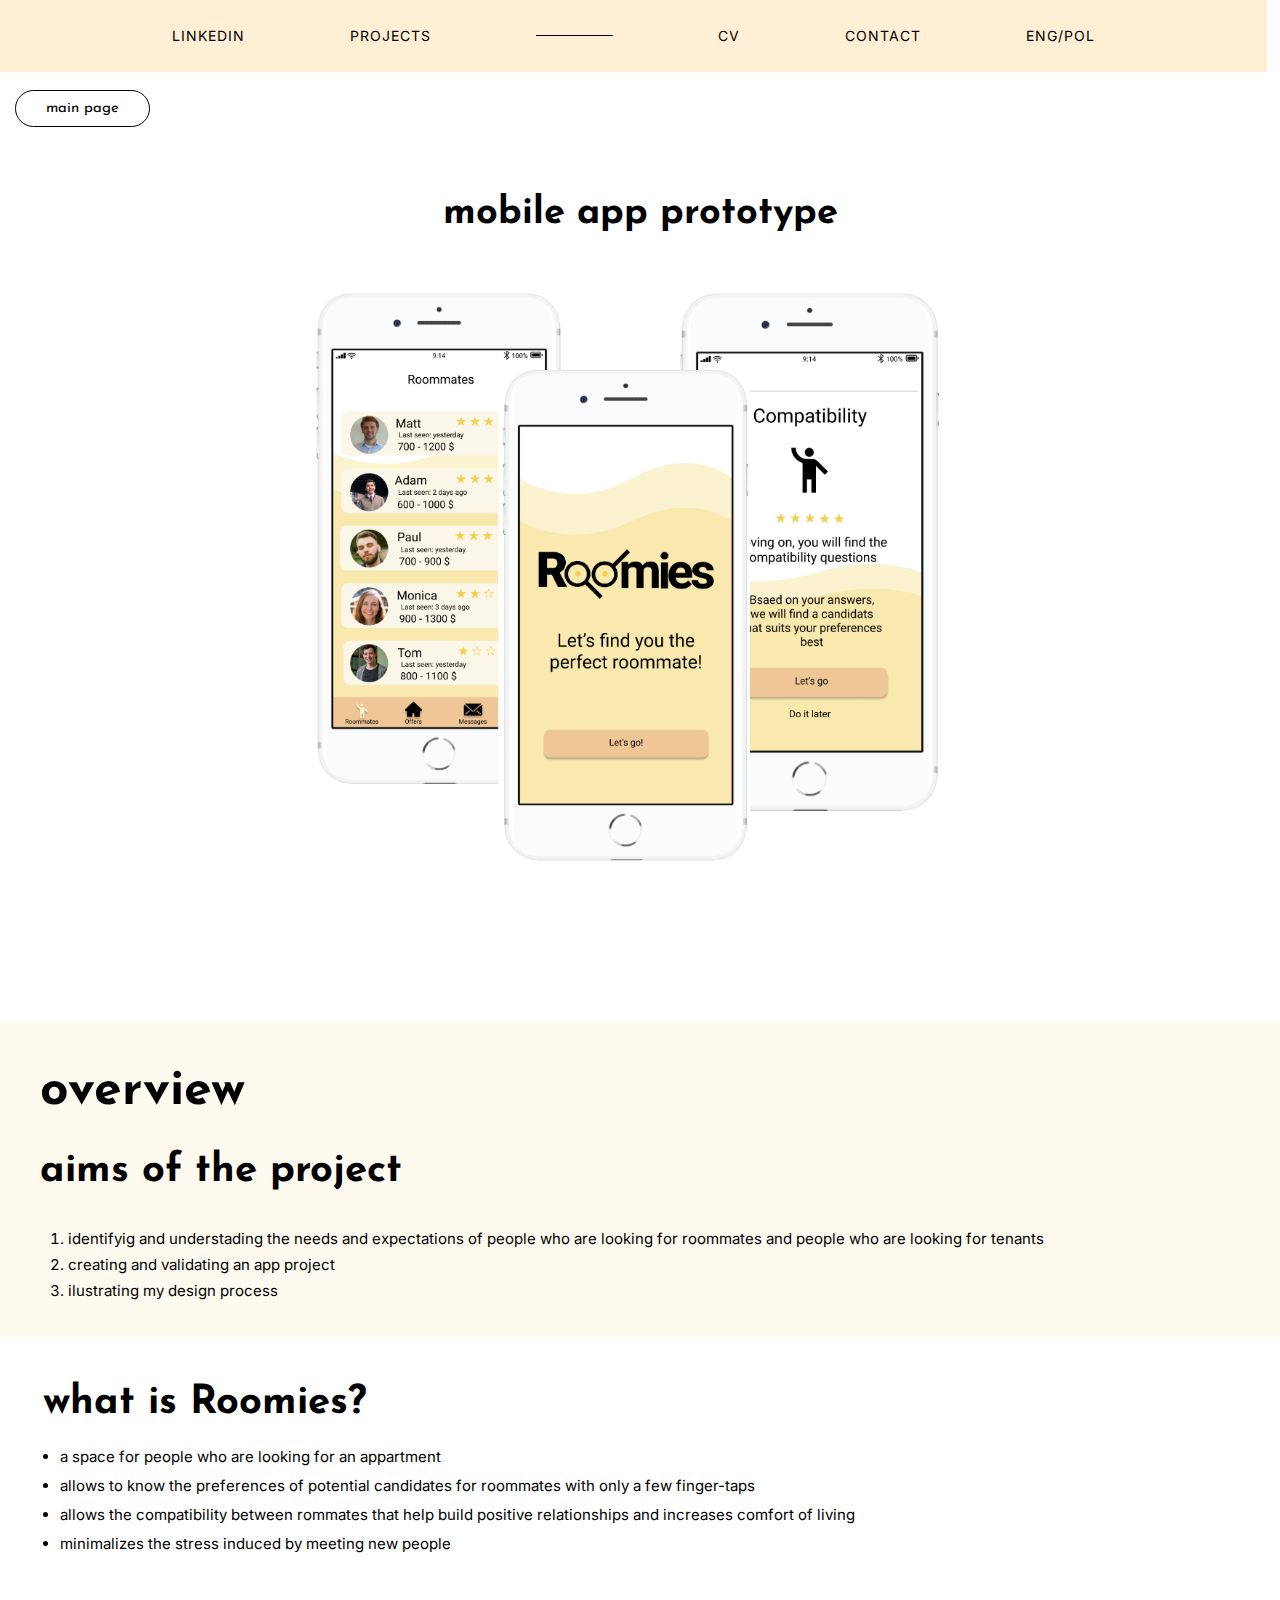
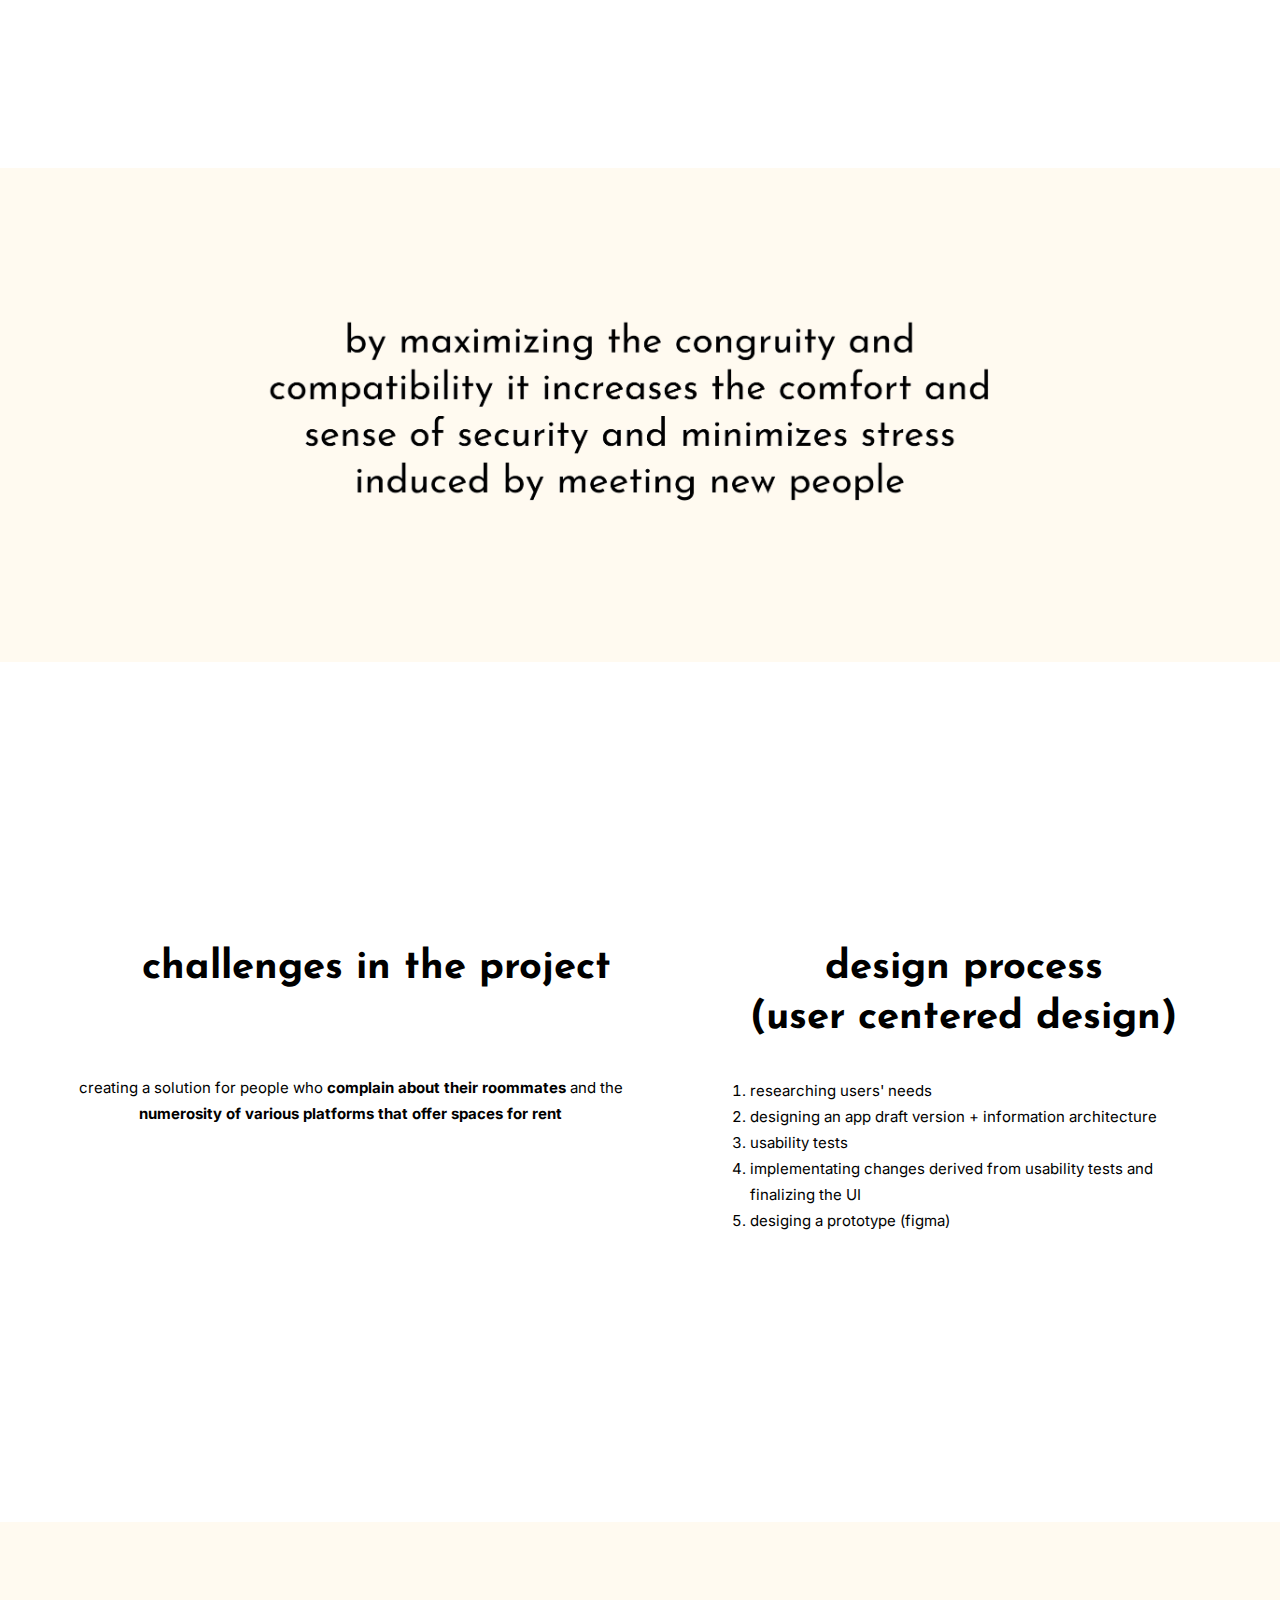
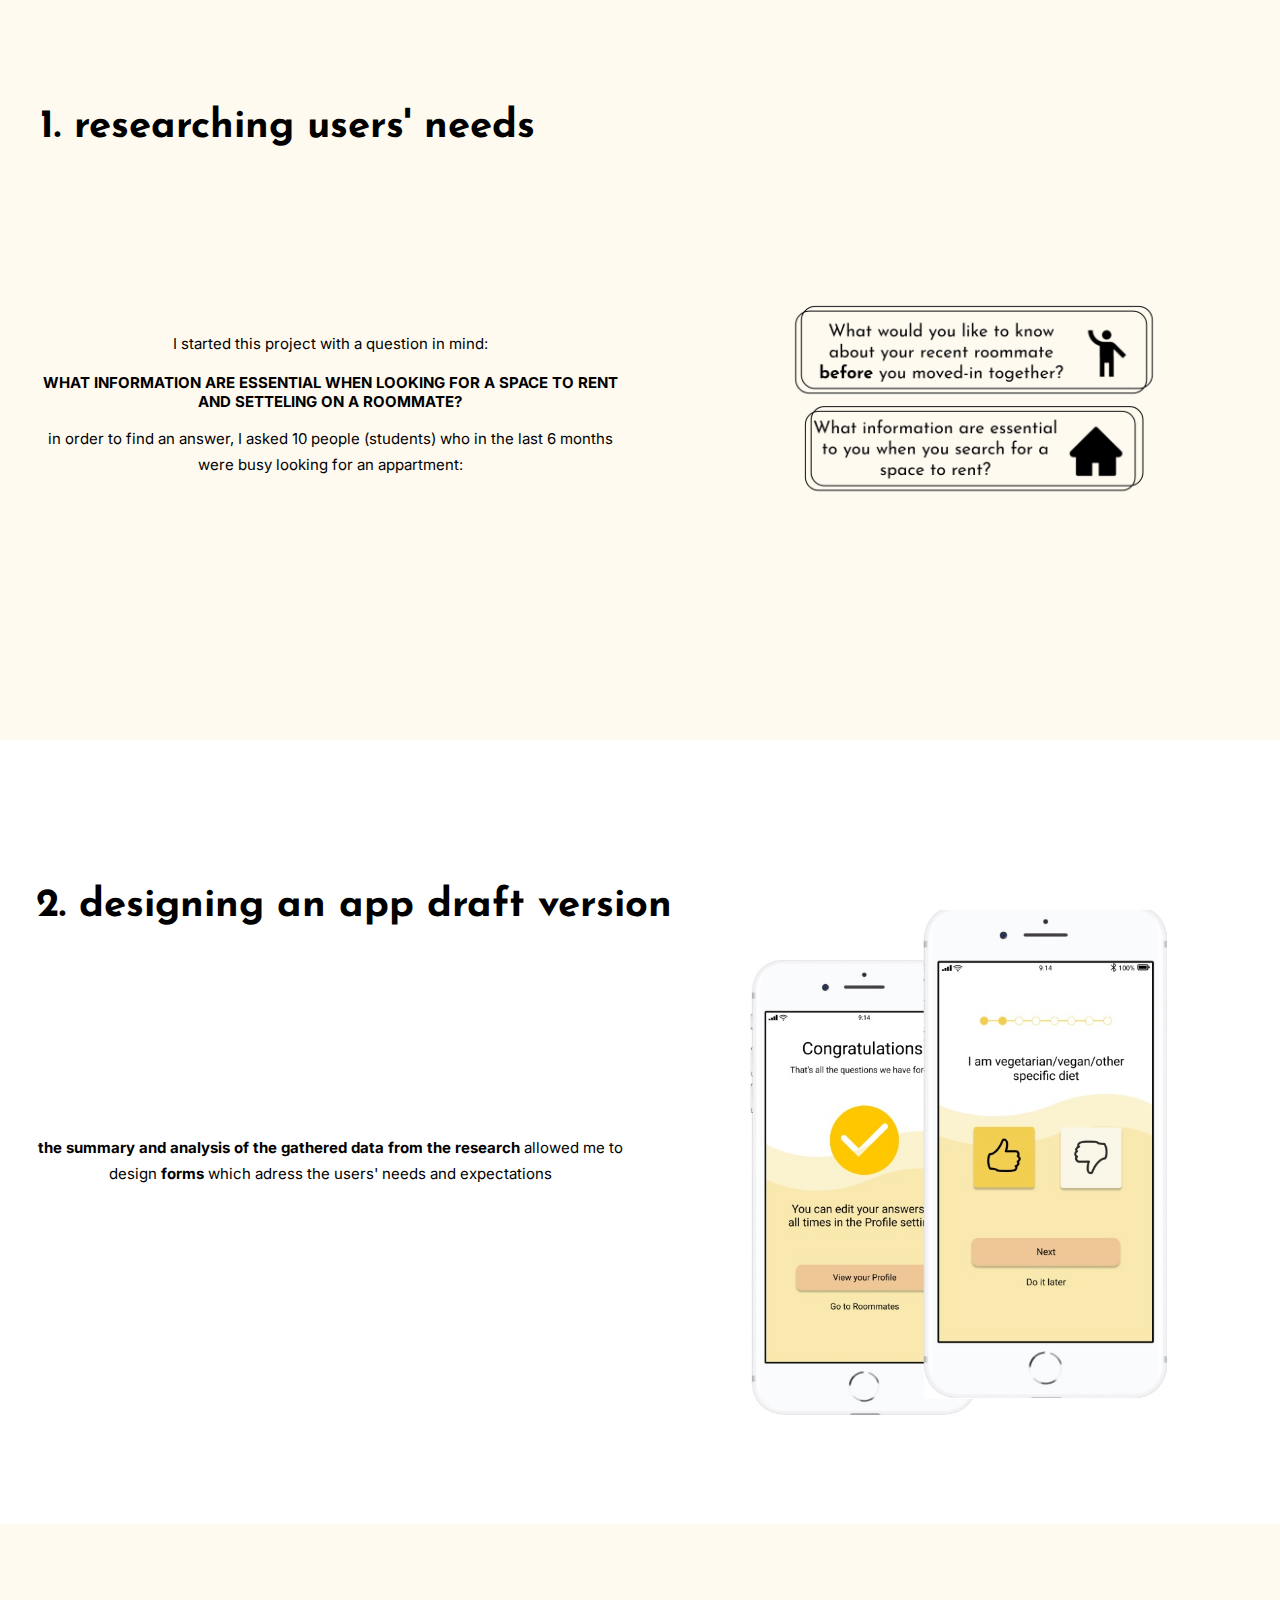
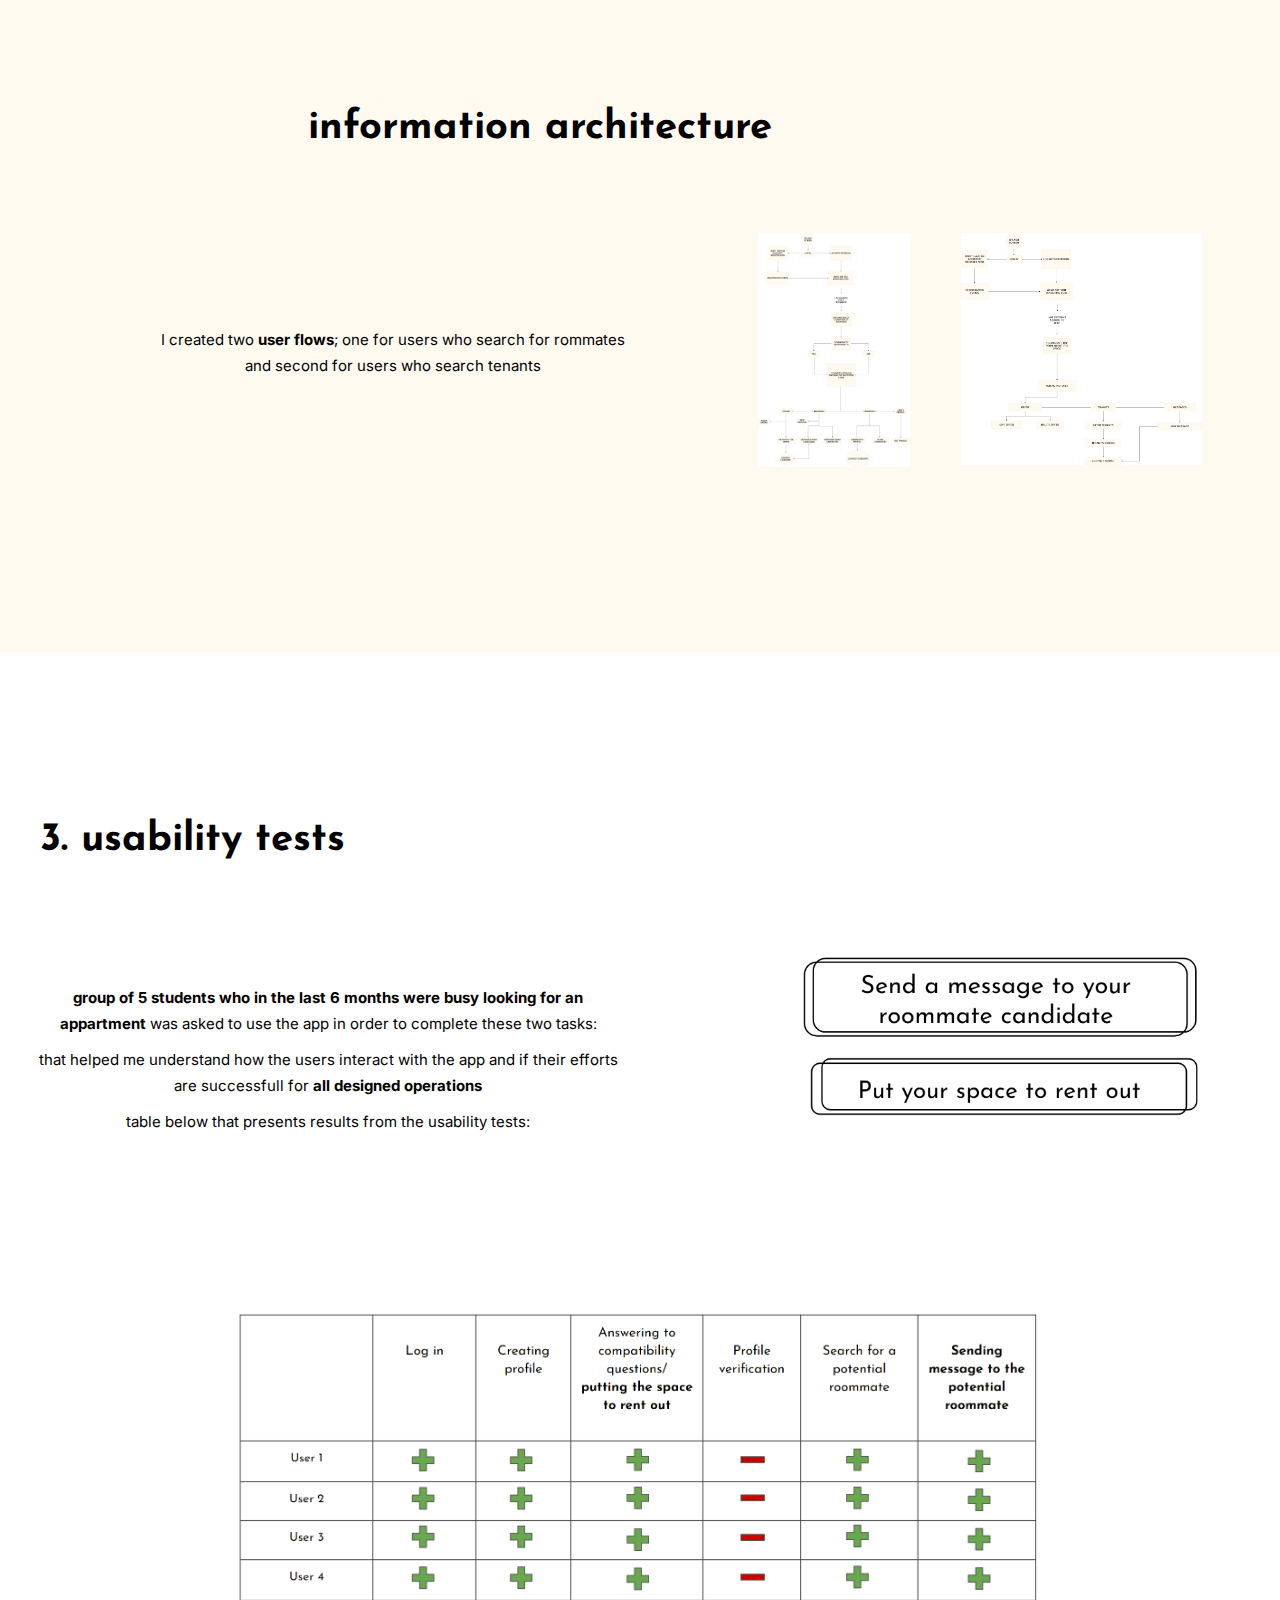
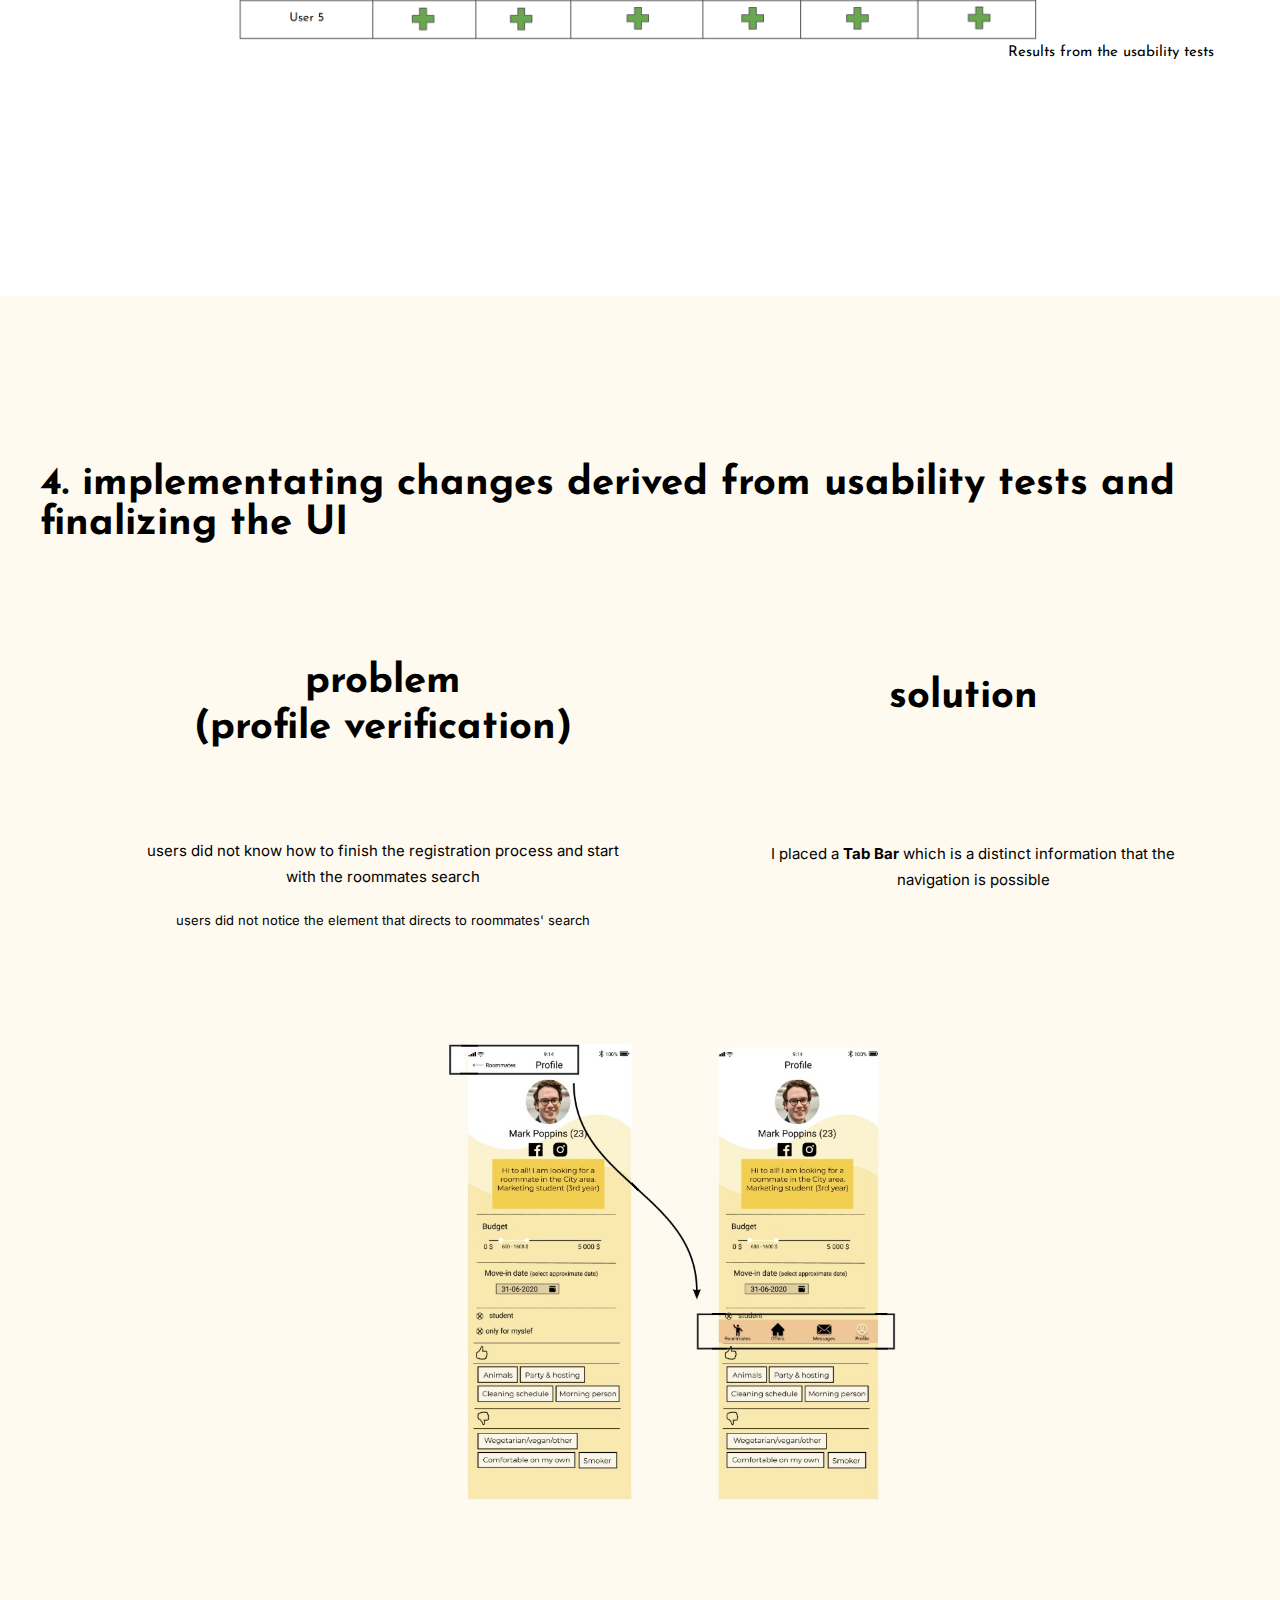
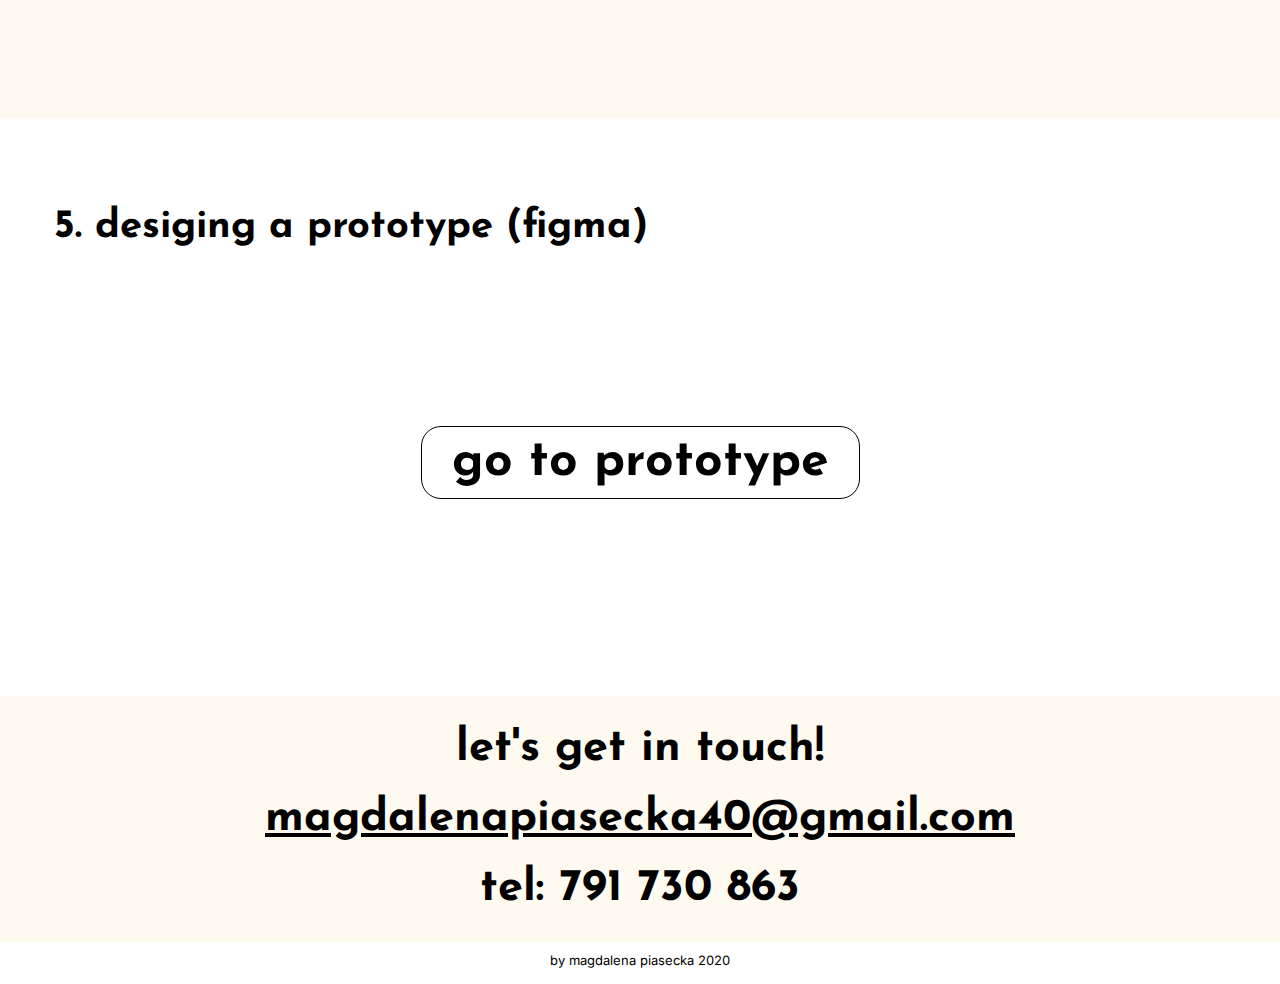
<file: eng-roomies.html>
<!DOCTYPE html>
<html>

<head>
  <meta charset="utf-8">
  <meta name="viewport" content="width=device-width, initial-scale=1.0">
  <title>Roomies - Portfolio - Magdalena Piasecka</title>
  <link rel="stylesheet" href="css/bootstrap-grid.css" type="text/css">
  <link rel="stylesheet" href="css/styles.css" type="text/css">
  <link href="https://fonts.googleapis.com/css2?family=Inter&family=Josefin+Sans&display=swap" rel="stylesheet">
</head>

<body>
    <nav>
      <ul>
        <li><a href="https://www.linkedin.com/in/magdalena-piasecka-b29567173/" target="_blank">LINKEDIN</a></li>
        <li><a href="eng-index.html#projekty">PROJECTS</a></li>
        <li class="empty"></li>
        <li><a href="eng-cv.html">CV</a></li>
        <li><a href="eng-kontakt.html">CONTACT</a></li>
        <li><a href="roomies.html" class="link_active none">ENG/POL</a></li>
      </ul>
  </nav>

  <section>
  <a href="eng-index.html#projekty" class="button main_page_button">main page</a>
    <center><h6 style="margin-top: 48px;">mobile app prototype</h6></center>
 </section>

 <figure>
  <center><img class="shoty" alt="View of 3 screens" src="img/dobre1.png" style="width: 55%; margin-bottom: 150px;" alt="Roomies"></center>
</figure>

<section class="project" style="background-color: #FFFAF0;">
  <h1 style="margin-top: 25px; padding-left: 22px">overview</h1>
   <h2 style="font-size: 40px; padding-left: 22px">aims of the project</h2>
     <ol style="font-size: 15px; padding-left: 50px; font-family: 'Inter', sans-serif; line-height: 26px;">

        <li>identifyig and understading the needs and expectations of people who are looking for roommates and people who are looking for tenants</li>
        <li> creating and validating an app project</li>
        <li>ilustrating my design process</li>
      </ol>

  </section>


    <section class="co to jest roomies" style="background-color: white;">

      <h1 style="margin-top: 50px; font-size: 40px; margin-bottom: -25px; padding-left: 43px;"> what is Roomies?<h1>

        <ul style="font-size: 15px; font-weight: normal; padding-left: 60px;">
          <li>a space for people who are looking for an appartment</li>
          <li>allows to know the preferences of potential candidates for roommates with only a few finger-taps</li>
          <li>allows the compatibility between rommates that help build positive relationships and increases comfort of living</li>
          <li>minimalizes the stress induced by meeting new people</li>
        </ul>
    </section>

    <section class="project" style="background-color: #FFFAF0; margin-top:200px; padding-top: 150px; padding-bottom: 150px;">
        <figure>
         <center><img class="project blue" alt="by maximizing the congruity and compatibility it increases the comfort and sense of security and minimizes stress induced by meeting new people" src="img/cheat-eng.png" style="width: 70%;padding-top: 0px;margin-top: -27px; margin-bottom: -37px;"></center>
       </figure>
    </section>


    <div class="container">
    <div class="row" style="margin-top: 150px; margin-bottom: 100px;">
    <div class="col" style="top: 100px;">

        <section>

          <h1 style="margin-top: 40px; font-size: 40px; margin-bottom: -25px; padding-left: 15px; margin-left: -13px;">challenges in the project</h1>

          <h1 style="font-size: 15px;font-family: 'Inter', sans-serif;font-weight: normal; text-align: center; margin-top: 112px; line-height: 26px; margin-left: -64px;">creating a solution for people who <b>complain about their roommates</b> and the <b>numerosity of various platforms that offer spaces for rent</b></h1>
        </section>


    </div>

    <div class="col" style="margin-bottom: 288px;top: 100px;">

      <section>

        <h1 style="margin-top: 35px; font-size: 40px; margin-bottom: -25px; padding-left: 22px; line-height: 50px; text-align: center;">design process</br>(user centered design)</h1>

        <ol style="font-size: 15px; font-family: 'Inter', sans-serif; line-height: 26px; margin-top: 60px;">
           <li style="margin-right: -6px;">researching users' needs</li>
           <li>designing an app draft version + information architecture</li>
           <li>usability tests</li>
           <li>implementating changes derived from usability tests and finalizing the UI</li>
           <li>desiging a prototype (figma)</li>
         </ol>
        </div>
      </div>
  </div>

</section>

<section class="project" style="background-color: #FFFAF0; padding-top: 150px; padding-bottom: 160px;">
  <h1 style="margin-top: 35px; font-size: 40px; margin-bottom: -25px; padding-left: 22px;"> 1. researching users' needs<h1>

    <div class="container">
    <div class="row">
    <div class="col">

        <section>

          <h1 style="font-size: 15px;font-family: 'Inter', sans-serif;font-weight: normal;text-align: center;margin-top: 175px;padding-left: -38px;margin-left: -105px;line-height: 26px;">I started this project with a question in mind:</h1>

            <h1 style="font-size: 15px;font-family: 'Inter', sans-serif;font-weight: normal;text-align: center;margin-top: 16px;padding-left: -38px;margin-left: -105px;line-height: -26px;"><b>WHAT INFORMATION ARE ESSENTIAL WHEN LOOKING FOR A SPACE TO RENT AND SETTELING ON A ROOMMATE?</b><br></h1>

          <h1 style="font-size: 15px;font-family: 'Inter', sans-serif;font-weight: normal;text-align: center;margin-top: 15px;padding-left: -30px;margin-left: -105px;line-height: 26px;">in order to find an answer, I asked 10 people (students) who in the last 6 months were busy looking for an appartment:</h1>

        </section>


    </div>

    <div class="col">

      <section>

      <img src="img/pytania3.png" alt="What would you like to know about your recent roommate before you moved-in together? What information are essential to you when searching for a space to rent?" style="margin-top: 120px; padding-left: 19px; margin-left: 44px;">

        </div>
      </div>
      </div>

  </section>


  <section style="background-color: white;">


<h1 style="margin-top: 150px; font-size: 40px; margin-bottom: -25px; padding-left: 36px;"> 2. designing an app draft version<h1>

    </section>

  <div class="container">
  <div class="row">
  <div class="col">

      <section>

        <h1 style="font-size: 15px;font-family: 'Inter', sans-serif;font-weight: normal;text-align: center;margin-top: 200px;padding-left: -38px;margin-left: -105px; line-height: 26px;"><b>the summary and analysis of the gathered data from the research</b> allowed me to design <b>forms</b> which adress the users' needs and expectations</h1>

      </section>


  </div>

  <div class="col">

    <section>

      <img src="img/sytuacja.jpg" alt="Forms" style="margin-top: -35px; padding-left: 19px;">

      </div>
    </div>
    </div>
</section>

<section class="project" style="background-color: #FFFAF0; padding-top: 150px; padding-bottom: 200px; margin-top:100px;">

<h2 style="font-size: 40px; margin-left: 290px; ">information architecture</h2>

<div class="container">
<div class="row">
<div class="col">

  <h1 style="font-size: 15px;font-family: 'Inter', sans-serif;font-weight: normal; text-align: center; margin-top: 144px; margin-left: 20px; line-height: 26px;">I created two <b>user flows</b>; one for users who search for rommates and second for users who search tenants</h1>

</div>

<div class="col">

<html>
<meta name="viewport" content="width=device-width, initial-scale=1">
<style>

.row > .column {
  padding: 0 8px;
}

.row:after {
  content: "";
  display: table;
  clear: both;
}

.column {
  float: left;
  width: 25%;
}

/* The Modal (background) */
.modal {
  display: none;
  position: fixed;
  z-index: 1;
  padding-top: 100px;
  left: 0;
  top: 0;
  width: 100%;
  height: 100%;
  overflow: auto;
  background-color: black;
}

/* Modal Content */
.modal-content {
  position: relative;
  background-color: #fefefe;
  margin: auto;
  padding: 0;
  width: 50%;
  max-width: 1200px;
}

/* The Close Button */
.close {
  color: white;
  position: absolute;
  top: 10px;
  right: 25px;
  font-size: 100px;
  font-weight: bold;
}

.mySlides {
  display: none;
}

.cursor {
  cursor: pointer;
}

/* Next & previous buttons */
.prev,
.next {
  cursor: pointer;
  position: absolute;
  top: 50%;
  width: auto;
  padding: 16px;
  margin-top: -50px;
  color: black;
  font-weight: bold;
  font-size: 20px;
  transition: 0.6s ease;
  border-radius: 0 3px 3px 0;
  user-select: none;
  -webkit-user-select: none;
}

/* Position the "next button" to the right */
.next {
  right: 0;
  border-radius: 3px 0 0 3px;
}

/* On hover, add a black background color with a little bit see-through */
.prev:hover,
.next:hover {
  background-color: rgba(0, 0, 0, 0.8);
}

/* Number text (1/3 etc) */
.numbertext {
  color: black;
  font-size: 12px;
  padding: 8px 12px;
  position: absolute;
  top: 0;
}

img {
  margin-bottom: -4px;
}

.caption-container {
  text-align: center;
  background-color: black;
  padding: 2px 16px;
  color: white;
}

.demo {
  opacity: 0.6;
}

.active,
.demo:hover {
  opacity: 1;
}

img.hover-shadow {
  transition: 0.3s;
}

.hover-shadow:hover {
  box-shadow: 0 4px 8px 0 rgba(0, 0, 0, 0.2), 0 6px 20px 0 rgba(0, 0, 0, 0.19);
}
</style>
<body>

  <div class="row" style="margin-top: 50px;">
    <div class="column" style="width:50%">
      <img src="img/roommate.jpg" style="width:63%; margin-left: 55px;" onclick="openModal();currentSlide(1)" class="hover-shadow cursor">
    </div>
    <div class="column" style="width:50%">
      <img src="img/tenant.jpg" style="width:100%" onclick="openModal();currentSlide(2)" class="hover-shadow cursor">
    </div>
  </div>

<div id="myModal" class="modal">
  <span class="close cursor" onclick="closeModal()">&times;</span>
  <div class="modal-content">



    <div class="mySlides">
      <div class="numbertext">1 / 2</div>
      <img src="img/roommate.jpg" style="width:100%">
    </div>

    <div class="mySlides">
      <div class="numbertext">2 / 2</div>
      <img src="img/tenant.jpg" style="width:100%">
    </div>


    <a class="prev" onclick="plusSlides(-1)">&#10094;</a>
    <a class="next" onclick="plusSlides(1)">&#10095;</a>

    <div class="caption-container">
      <p id="caption"></p>
    </div>


    <div class="column">
      <img class="demo cursor" src="img/roommate.jpg" style="width:30%; margin-left:100px;" onclick="currentSlide(1)" alt="User flow for users searching for roommates">
    </div>
    <div class="column">
      <img class="demo cursor" src="img/tenant.jpg" style="width:30%" onclick="currentSlide(2)" alt="User flow for users searching for tenants">
    </div>
  </div>
</div>

<script>
function openModal() {
  document.getElementById("myModal").style.display = "block";
}

function closeModal() {
  document.getElementById("myModal").style.display = "none";
}

var slideIndex = 1;
showSlides(slideIndex);

function plusSlides(n) {
  showSlides(slideIndex += n);
}

function currentSlide(n) {
  showSlides(slideIndex = n);
}

function showSlides(n) {
  var i;
  var slides = document.getElementsByClassName("mySlides");
  var dots = document.getElementsByClassName("demo");
  var captionText = document.getElementById("caption");
  if (n > slides.length) {slideIndex = 1}
  if (n < 1) {slideIndex = slides.length}
  for (i = 0; i < slides.length; i++) {
      slides[i].style.display = "none";
  }
  for (i = 0; i < dots.length; i++) {
      dots[i].className = dots[i].className.replace(" active", "");
  }
  slides[slideIndex-1].style.display = "block";
  dots[slideIndex-1].className += " active";
  captionText.innerHTML = dots[slideIndex-1].alt;
}
</script>

</body>
</html>


</div>

</div>
</div>

</section>


<section>


<section class="project" style="background-color: white; padding-bottom: 75px;">

  <h1 style="margin-top: 150px; font-size: 40px; margin-bottom: -25px; padding-left: 22px;"> 3. usability tests</h1>

    <div class="container">
    <div class="row">
    <div class="col">

  <h1 style="font-size: 15px;font-family: 'Inter', sans-serif;font-weight: normal; text-align: center; margin-top: 150px; margin-left: -109px; line-height: 26px;"><b>group of 5 students who in the last 6 months were busy looking for an appartment</b> was asked to use the app in order to complete these two tasks:</h1>


  <h1 style="font-size: 15px;font-family: 'Inter', sans-serif;font-weight: normal; text-align: center; margin-left: -109px; line-height: 26px;">that helped me understand how the users interact with the app and if their efforts are successfull for <b>all designed operations</b></h1>


    <h1 style="font-size: 15px;font-family: 'Inter', sans-serif;font-weight: normal; text-align: center; margin-left: -109px; line-height: 26px;">table below that presents results from the usability tests:</<h1>

</div>

<div class="col">

  <section>

    <img src="img/zobaczymy-eng.png" alt="Send a message to your roommate candidate.
    Put your space to rent out" style="padding-left: 19px; margin-left: 44px; margin-top:110px;">
    </section>

</div>

  </div>
  </div>

  <figure>
    <center><img src="img/tabelka-eng.png" alt="Table of results from usability tests" style="width: 70%; margin-top:140px;"></center>
    <figcaption style="margin-left: 950px;">Results from the usability tests</figcaption>

  </section>


<section class="project" style="background-color: #FFFAF0; margin-top: 150px; margin-bottom: 50px; padding-bottom: 150px;">

  <h1 style="margin-top: 150px; font-size: 40px; margin-bottom: -25px; padding-left: 22px;">4. implementating changes derived from usability tests and finalizing the UI </h1>

  <div class="container">
  <div class="row">
  <div class="col" style="top: 100px;">

    <h1 style="margin-top: 40px; font-size: 40px; margin-bottom: -25px; padding-left: -7px; text-align: center; line-height: 46px;">problem</br>(profile verification)</h1>

    <h1 style="font-size: 15px;font-family: 'Inter', sans-serif;font-weight: normal; text-align: center; margin-top: 112px; line-height: 26px;">users did not know how to finish the registration process and start with the roommates search</h1>

     <h1 style="font-size: 13px;font-family: 'Inter', sans-serif;font-weight: normal; text-align: center; margin-top: 20px; line-height: 20px;">users did not notice the element that directs to roommates' search</h1>

 </div>

  <div class="col" style="margin-bottom: 288px;top: 100px;">

    <h1 style="margin-top: 53px; font-size: 40px; margin-bottom: -25px; padding-left: 22px; line-height: 50px; text-align: center;">solution</h1>

  <h1 style="font-size: 15px;font-family: 'Inter', sans-serif;font-weight: normal; text-align: center; margin-top: 144px; margin-left: 41px; line-height: 26px;">I placed a <b>Tab Bar</b> which is a distinct information that the navigation is possible</h1>


  </div>
</div>
</div>

<figure>
<center><img src="img/porownanie.jpg" alt="Problem and solution - mockups" style="width: 40%; margin-left: 70px; margin-top: -70px;"></center>
</figure>

</section>


<section class="project" style="background-color: white;">

  <h1 style="margin-top: 35px; font-size: 40px; margin-bottom: -25px; padding-left: 36px;"> 5. desiging a prototype (figma)<h1>

        <center><a href="https://www.figma.com/proto/ONl6mPDphNmdiizRb9wElZ/eng-roomies?node-id=1%3A18388&scaling=scale-down" style="margin-top: 170px;" class="button" target="_blank">go to prototype</a></center>

</section>


 <footer class="project blue" id="kontakt" style="margin-top: 150px;">
     <h2 style="margin-bottom: 0px; margin-top: 0px;">let's get in touch!<br/><a href="mailto:magdalenapiasecka40" style="color: black;">
       magdalenapiasecka40@gmail.com</a><br/> tel: 791 730 863</h2>
   </footer>

<section class="koniec">
  <p color: grey style="text-align: center; font-size: 13px;">by magdalena piasecka 2020</p>
 </section>
</file>
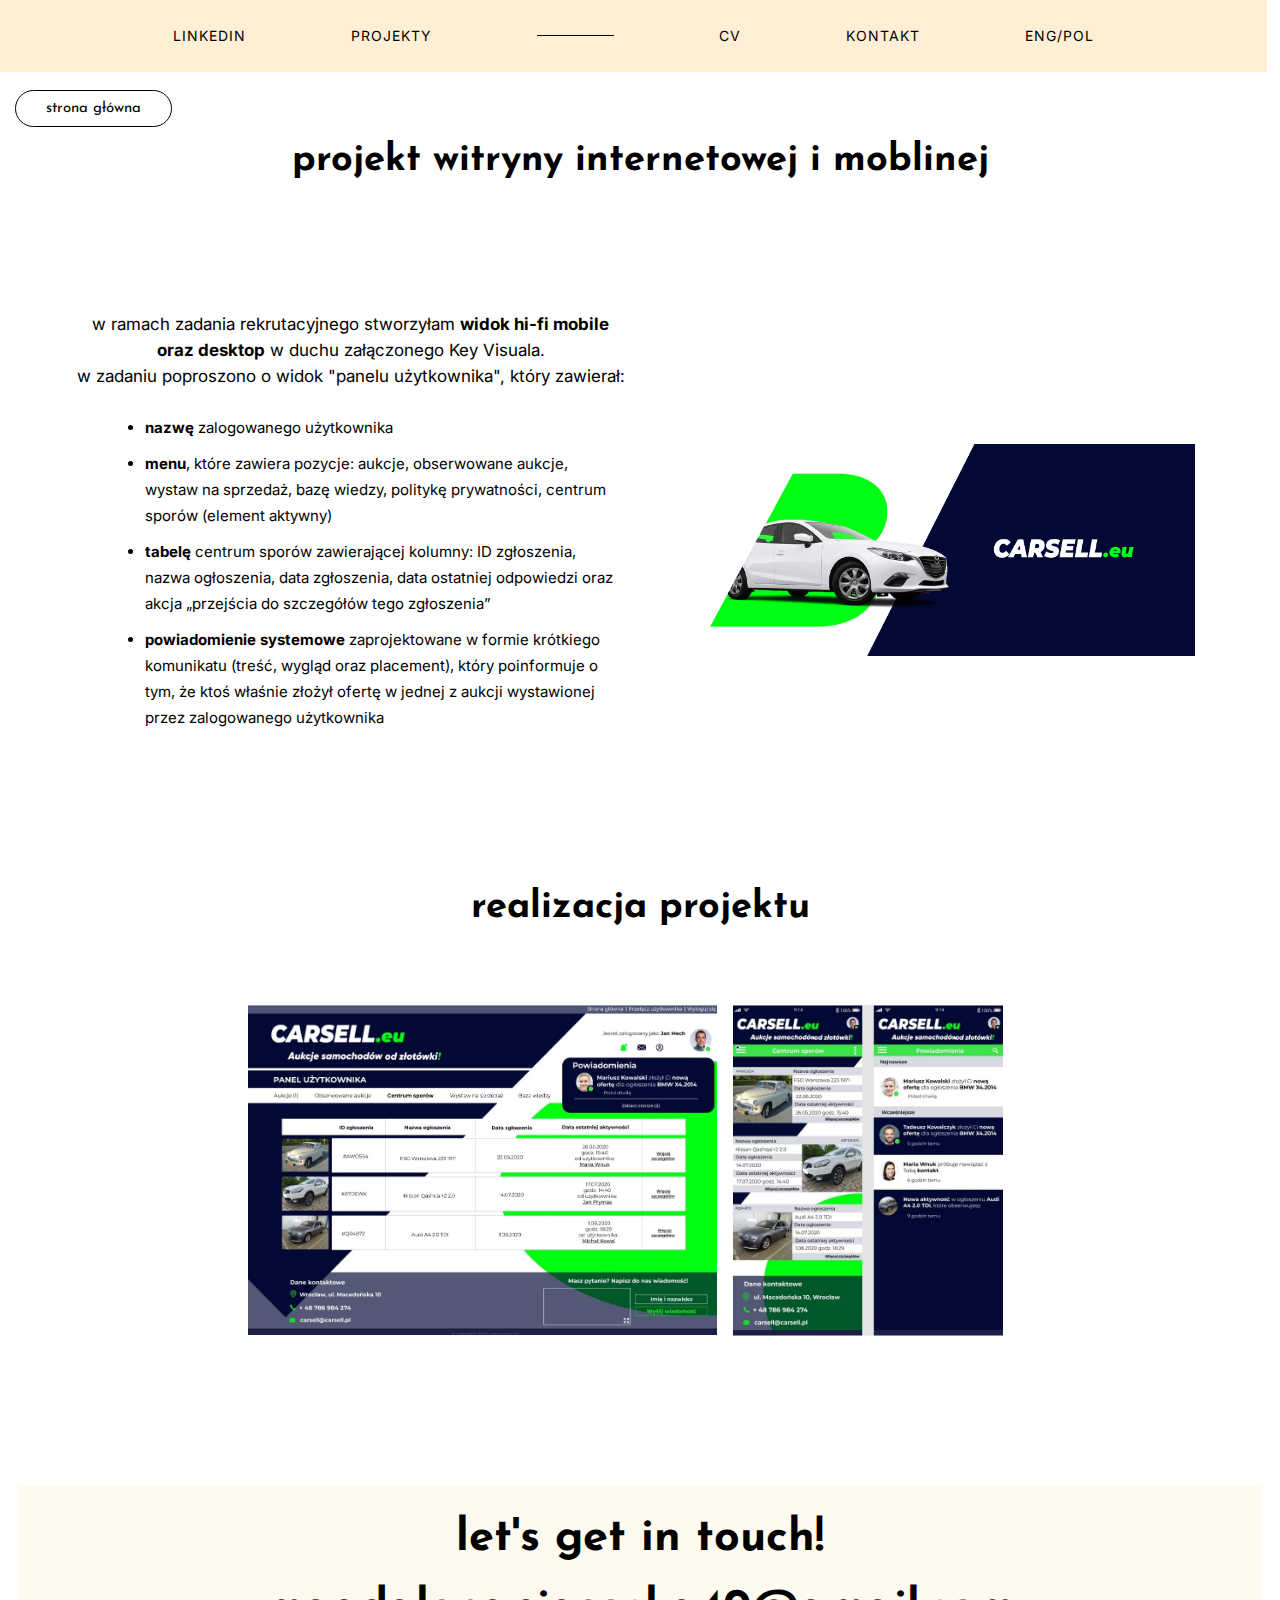
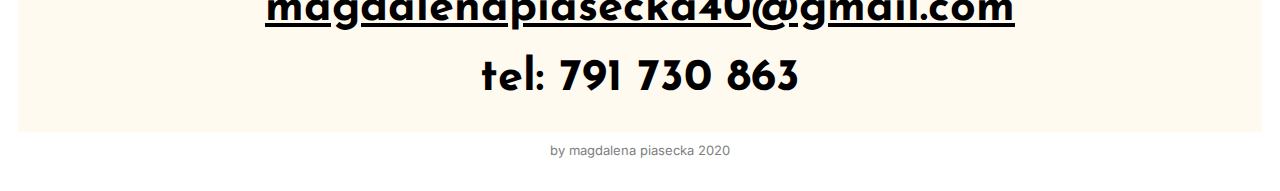
<file: projekt.html>
<!DOCTYPE html>
<html>
  <head>
    <meta charset="utf-8">
    <meta name="viewport" content="width=device-width, initial-scale=1.0">
    <title>Carsell - Portfolio - Magdalena Piasecka</title>
    <link rel="stylesheet" href="css/bootstrap-grid.css" type="text/css">
    <link rel="stylesheet" href="css/styles.css" type="text/css">
    <link rel="stylesheet" href="css/projekt.css" type="text/css">
    <link href="https://fonts.googleapis.com/css2?family=Inter&family=Josefin+Sans&display=swap" rel="stylesheet">
  </head>

  <body>
    <nav>
      <ul>
        <li><a href="https://www.linkedin.com/in/magdalena-piasecka-b29567173/" target="_blank">LINKEDIN</a></li>
        <li><a href="#projekty">PROJEKTY</a></li>
        <li class="empty"></li>
        <li><a href="cv.html">CV</a></li>
        <li><a href="kontakt.html">KONTAKT</a></li>
        <li><a href="eng-projekt.html" class="link_active none">ENG/POL</a></li>
      </ul>
    </nav>

  <section>
    <a href="index.html" class="button main_page_button">strona główna</a>
  </section>

   <center>
     <h6 class="text_title">projekt witryny internetowej i moblinej</h6>
   </center>

   <section class="project" style="background-color: #FFFAF0; padding: 0px;"></section>

     <div class="container">
     <div class="row" style="margin-bottom: 100px;">
     <div class="col">

       <section>
         <h1 class="development_project_title">w ramach zadania rekrutacyjnego stworzyłam <b>widok hi-fi mobile oraz desktop</b> w duchu załączonego Key Visuala.<br> w zadaniu poproszono o widok "panelu użytkownika", który zawierał:</h1>
           <ul class="development_project_list">

            <li><b>nazwę</b> zalogowanego użytkownika</li>
            <li><b>menu</b>, które zawiera pozycje: aukcje, obserwowane aukcje, wystaw na sprzedaż, bazę wiedzy, politykę prywatności, centrum sporów (element aktywny)</li>
            <li><b>tabelę</b> centrum sporów zawierającej  kolumny: ID zgłoszenia, nazwa ogłoszenia, data zgłoszenia, data ostatniej odpowiedzi oraz akcja „przejścia do szczegółów tego zgłoszenia”</li>
            <li><b>powiadomienie systemowe</b> zaprojektowane w formie krótkiego komunikatu (treść, wygląd oraz placement), który poinformuje o tym, że ktoś właśnie złożył ofertę w jednej z aukcji wystawionej przez zalogowanego użytkownika</li>
          </ul>
      </div>

          <div class="col">
            <img class="carsell_picture" src="img/carsell.jpg">
          </div>

        </div>
      </div>

      <section class="project" class="background--white;"></section>

        <center>
          <h1 class="text_realizacja_projektu"><b>realizacja projektu</b></h1>
        </center>

<section class="project" style="background-color: white;">

  <div class="container">
  <div class="row">
  <div class="col" style="margin-bottom:100px;">

    <html>
    <meta name="viewport" content="width=device-width, initial-scale=1">
    <style>
  
    .row > .column {
      padding: 0 8px;
    }

    .row:after {
      content: "";
      display: table;
      clear: both;
    }

    .column {
      float: left;
      width: 25%;
    }

    /* The Modal (background) */
    .modal {
      display: none;
      position: fixed;
      z-index: 1;
      padding-top: 100px;
      left: 0;
      top: 0;
      width: 100%;
      height: 100%;
      overflow: auto;
      background-color: black;
    }

    /* Modal Content */
    .modal-content {
      position: relative;
      background-color: #fefefe;
      margin: auto;
      padding: 0;
      width: 50%;
      max-width: 1200px;
    }

    /* The Close Button */
    .close {
      color: white;
      position: absolute;
      top: 10px;
      right: 25px;
      font-size: 100px;
      font-weight: bold;
    }

    .mySlides {
      display: none;
    }

    .cursor {
      cursor: pointer;
    }

    /* Next & previous buttons */
    .prev,
    .next {
      cursor: pointer;
      position: absolute;
      top: 50%;
      width: auto;
      padding: 16px;
      margin-top: -50px;
      color: black;
      font-weight: bold;
      font-size: 20px;
      transition: 0.6s ease;
      border-radius: 0 3px 3px 0;
      user-select: none;
      -webkit-user-select: none;
    }

    /* Position the "next button" to the right */
    .next {
      right: 0;
      border-radius: 3px 0 0 3px;
    }

    /* On hover, add a black background color with a little bit see-through */
    .prev:hover,
    .next:hover {
      background-color: rgba(0, 0, 0, 0.8);
    }

    /* Number text (1/3 etc) */
    .numbertext {
      color: black;
      font-size: 12px;
      padding: 8px 12px;
      position: absolute;
      top: 0;
    }

    img {
      margin-bottom: -4px;
    }

    .caption-container {
      text-align: center;
      background-color: black;
      padding: 2px 16px;
      color: white;
    }

    .demo {
      opacity: 0.6;
    }

    .active,
    .demo:hover {
      opacity: 1;
    }

    img.hover-shadow {
      transition: 0.3s;
    }

    .hover-shadow:hover {
      box-shadow: 0 4px 8px 0 rgba(0, 0, 0, 0.2), 0 6px 20px 0 rgba(0, 0, 0, 0.19);
    }
    </style>
    <body>

      <div class="row" style="margin-top: 50px; margin-left: 100px;">
        <div class="column" style="width:50%">
          <img src="img/widok desktop.jpg" style="width:100%" onclick="openModal();currentSlide(1)" class="hover-shadow cursor">
        </div>
        <div class="column" style="width:50%">
          <img src="img/widok mobile.jpg" style="width:57.5%" onclick="openModal();currentSlide(2)" class="hover-shadow cursor">
        </div>
      </div>

    <div id="myModal" class="modal">
      <span class="close cursor" onclick="closeModal()">&times;</span>
      <div class="modal-content">



        <div class="mySlides">
          <div class="numbertext" style="color:white";>1 / 2</div>
          <img src="img/widok desktop.jpg" style="width:100%">
        </div>

        <div class="mySlides">
          <div class="numbertext">2 / 2</div>
          <img src="img/widok mobile.jpg" style="width:57%; margin-left: 155px;">
        </div>


        <a class="prev" onclick="plusSlides(-1)">&#10094;</a>
        <a class="next" onclick="plusSlides(1)">&#10095;</a>

        <div class="caption-container">
          <p id="caption"></p>
        </div>


        <div class="column">
          <img class="demo cursor" src="img/widok desktop.jpg" style="width:30%; margin-left:100px;" onclick="currentSlide(1)" alt="widok desktop">
        </div>
        <div class="column">
          <img class="demo cursor" src="img/widok mobile.jpg" style="width:17%" onclick="currentSlide(2)" alt="widok mobile">
        </div>
      </div>
    </div>

    <script>
    function openModal() {
      document.getElementById("myModal").style.display = "block";
    }

    function closeModal() {
      document.getElementById("myModal").style.display = "none";
    }

    var slideIndex = 1;
    showSlides(slideIndex);

    function plusSlides(n) {
      showSlides(slideIndex += n);
    }

    function currentSlide(n) {
      showSlides(slideIndex = n);
    }

    function showSlides(n) {
      var i;
      var slides = document.getElementsByClassName("mySlides");
      var dots = document.getElementsByClassName("demo");
      var captionText = document.getElementById("caption");
      if (n > slides.length) {slideIndex = 1}
      if (n < 1) {slideIndex = slides.length}
      for (i = 0; i < slides.length; i++) {
          slides[i].style.display = "none";
      }
      for (i = 0; i < dots.length; i++) {
          dots[i].className = dots[i].className.replace(" active", "");
      }
      slides[slideIndex-1].style.display = "block";
      dots[slideIndex-1].className += " active";
      captionText.innerHTML = dots[slideIndex-1].alt;
    }
    </script>

    </body>
    </html>


    </div>

    </div>
    </div>


    <footer class="project blue footer_style" id="kontakt">
        <h2 class="text_footer">let's get in touch!<br/><a class="text_email" href="mailto:magdalenapiasecka40">
          magdalenapiasecka40@gmail.com</a><br/> tel: 791 730 863</h2>
      </footer>

    <section>
    <p class="credits_text">by magdalena piasecka 2020</p>
    </section>
    </body>

    </html>
</file>
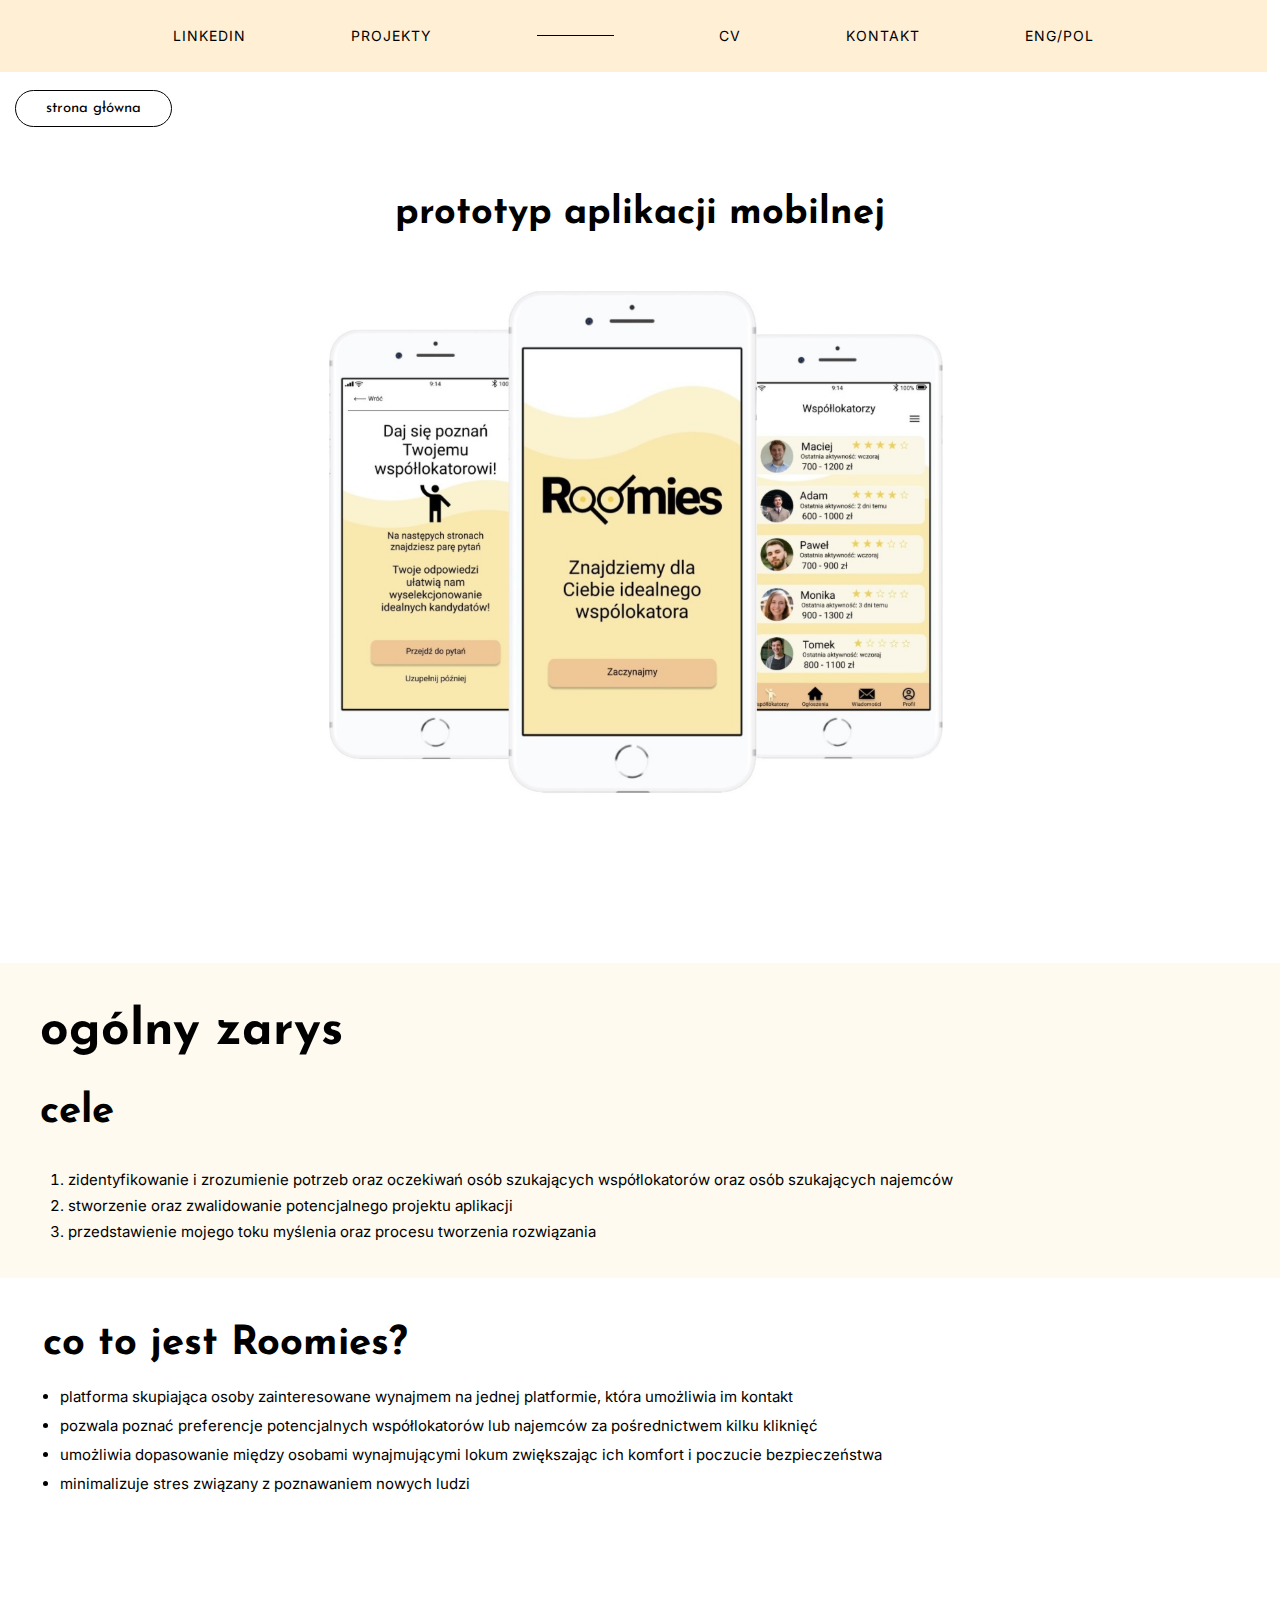
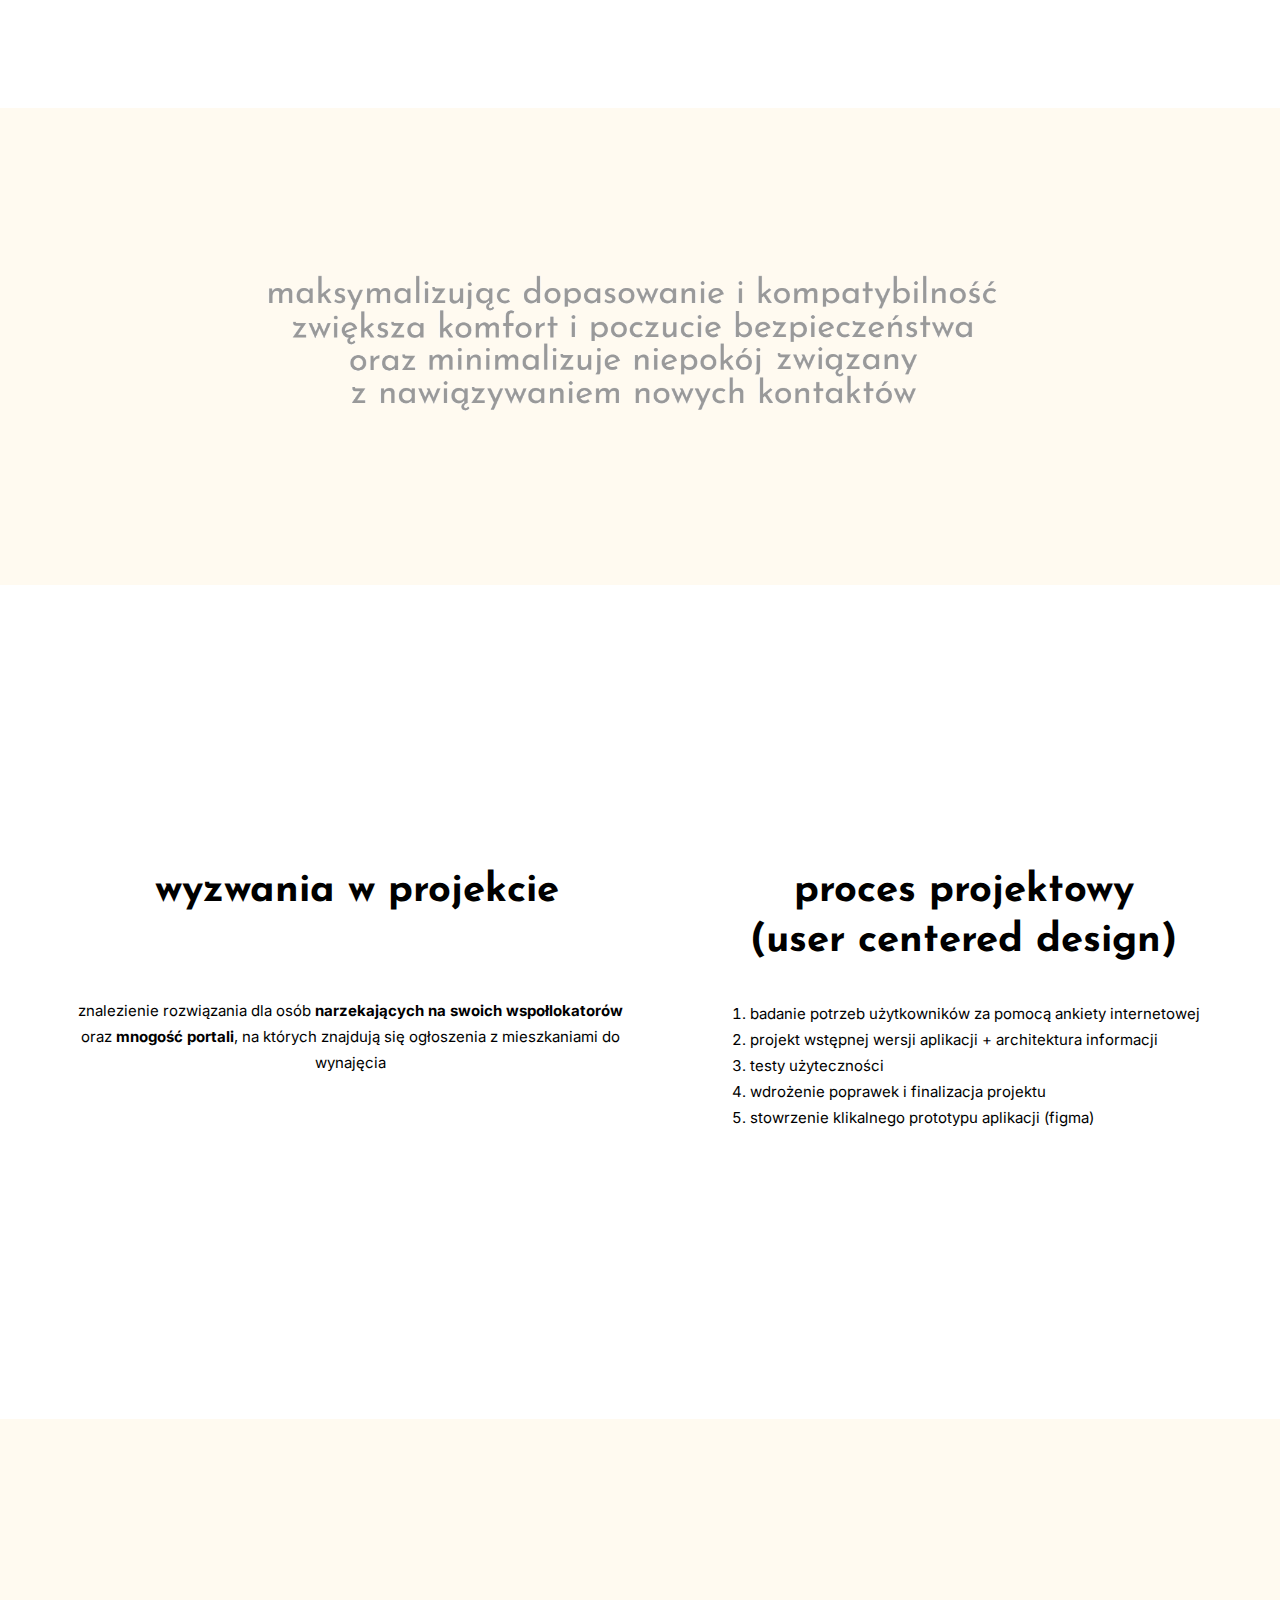
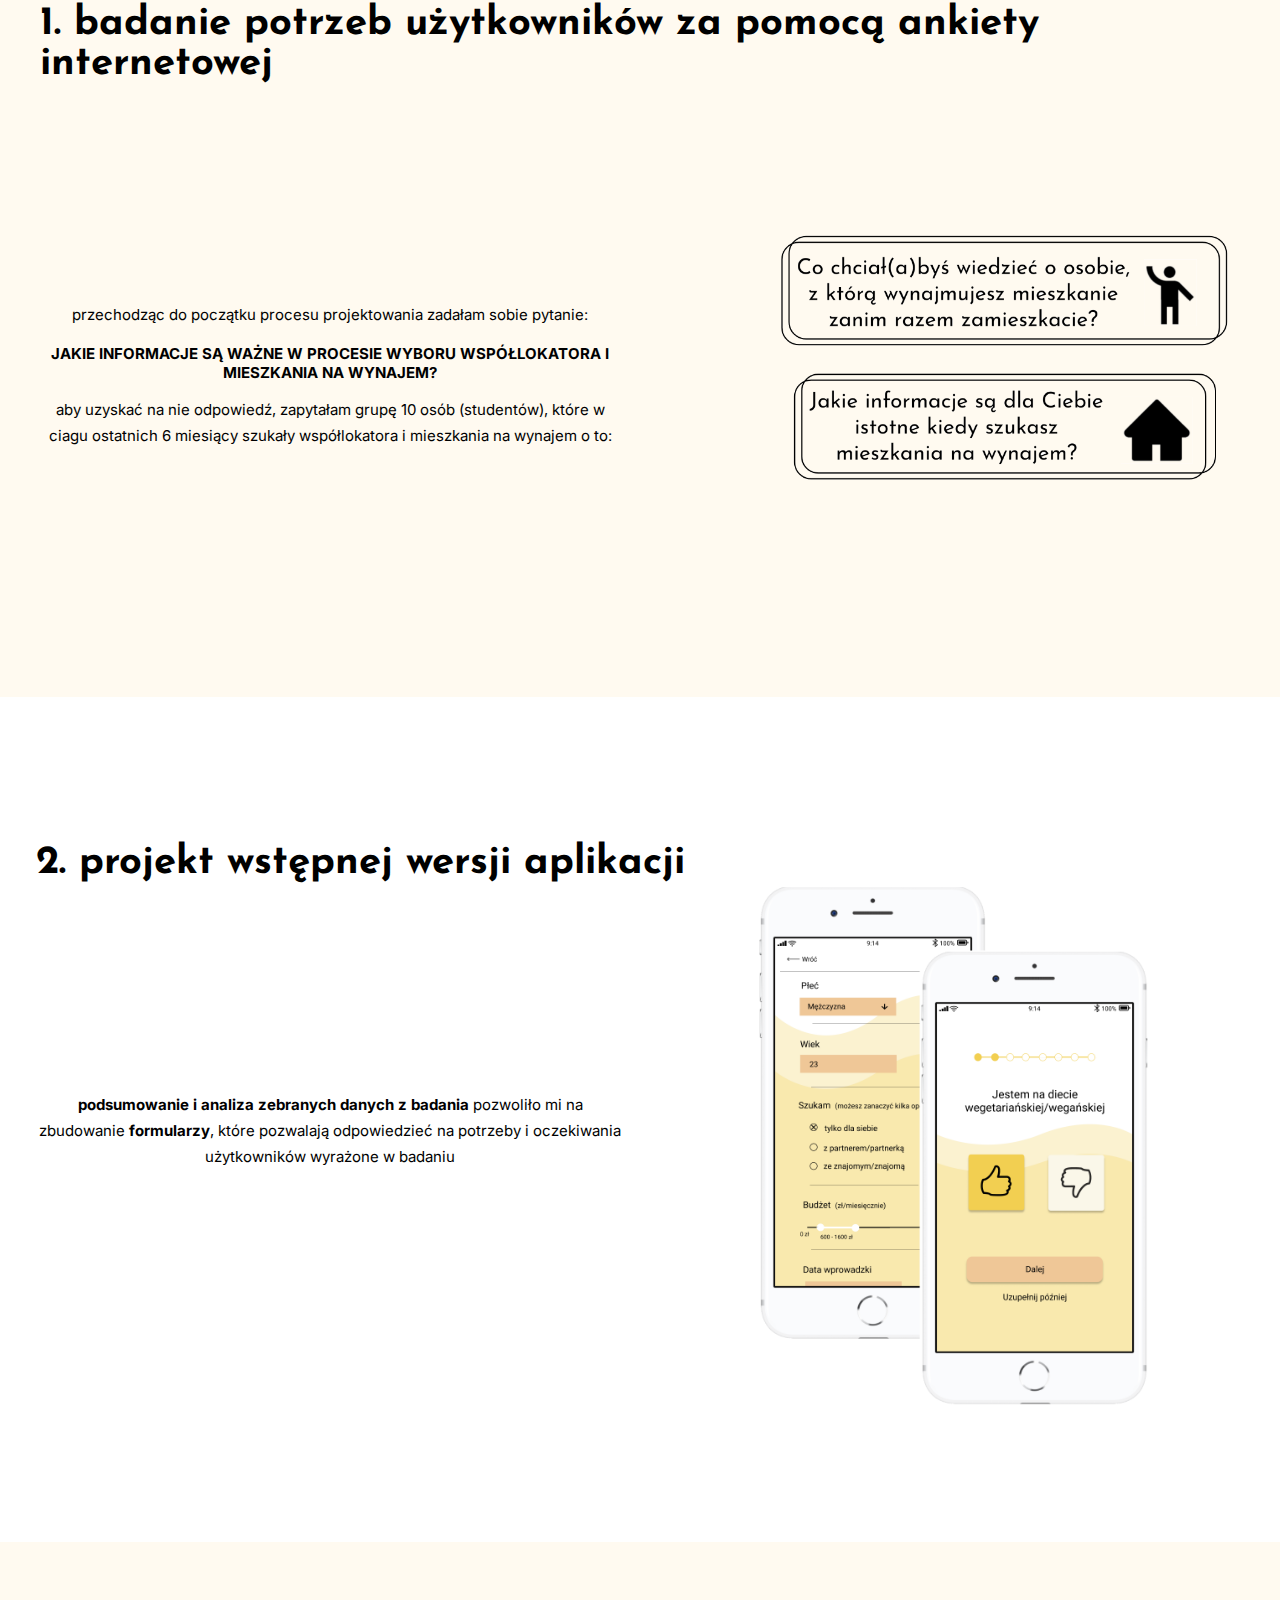
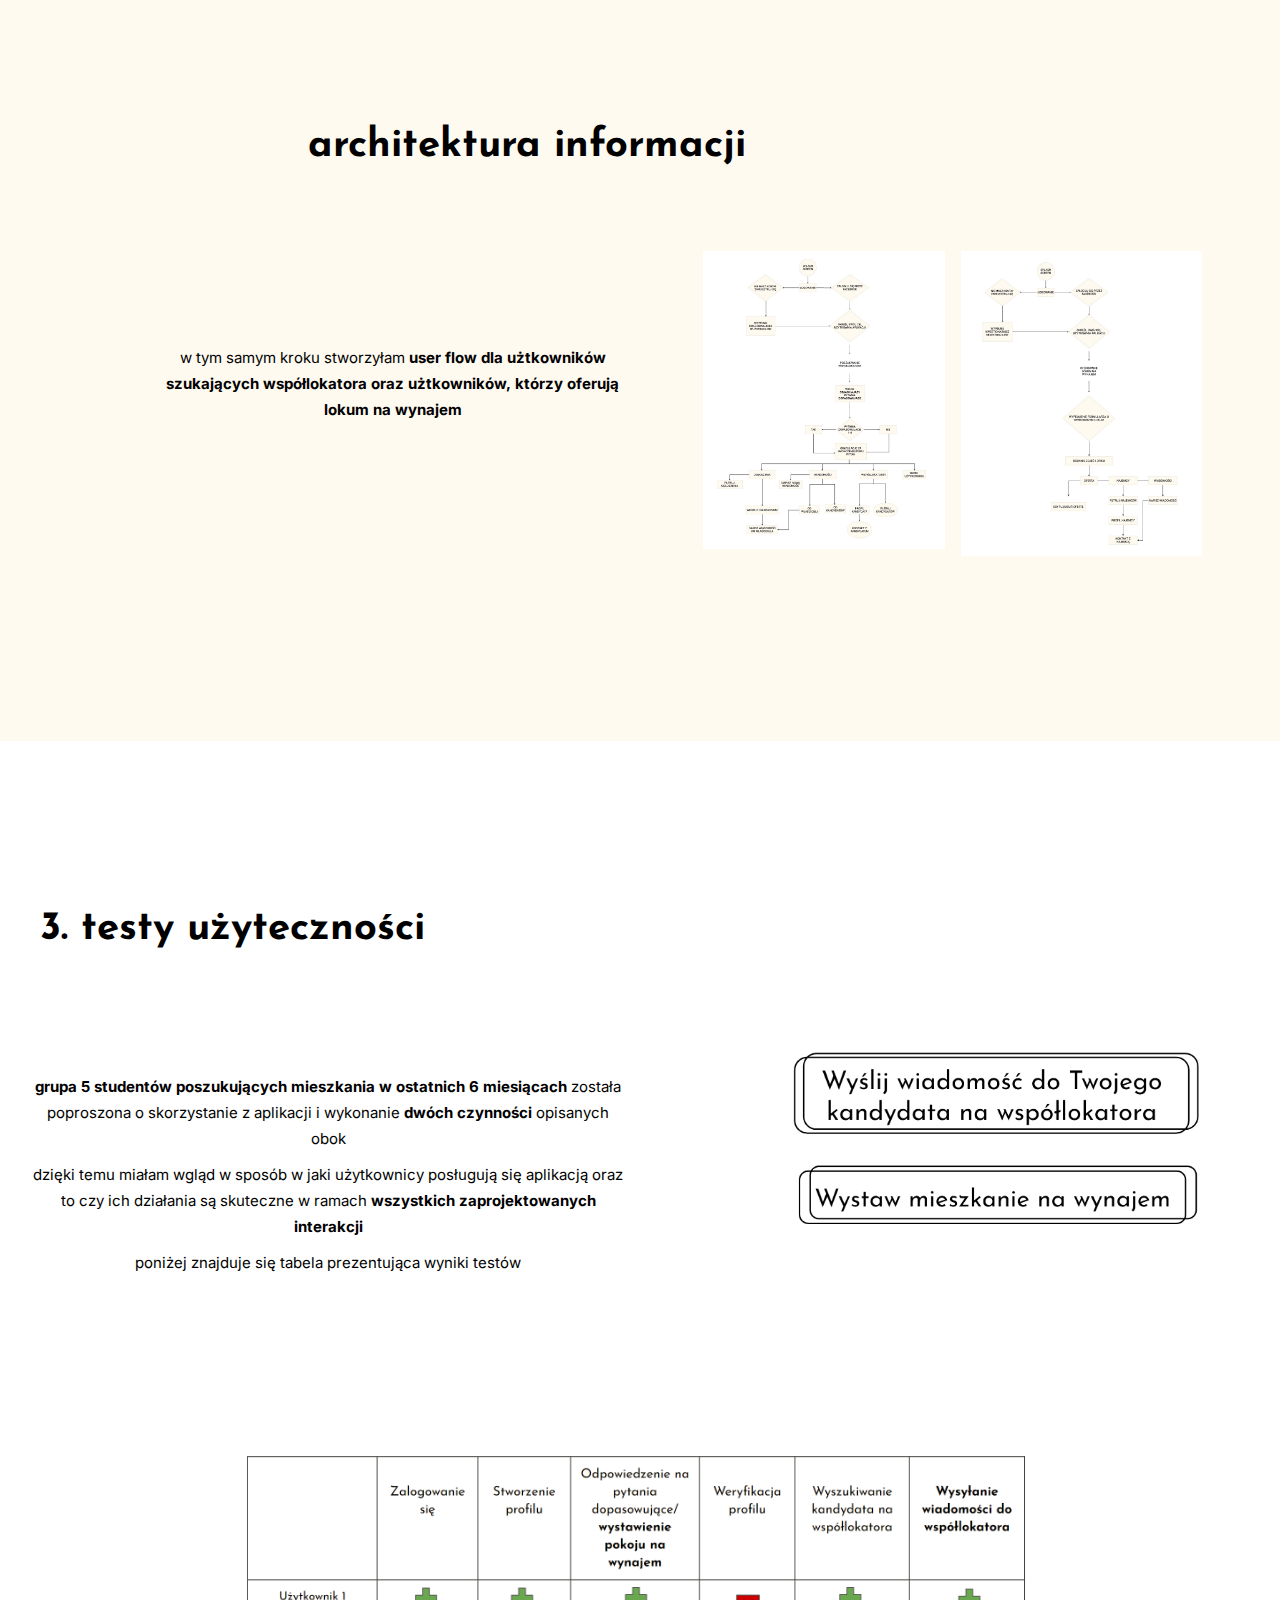
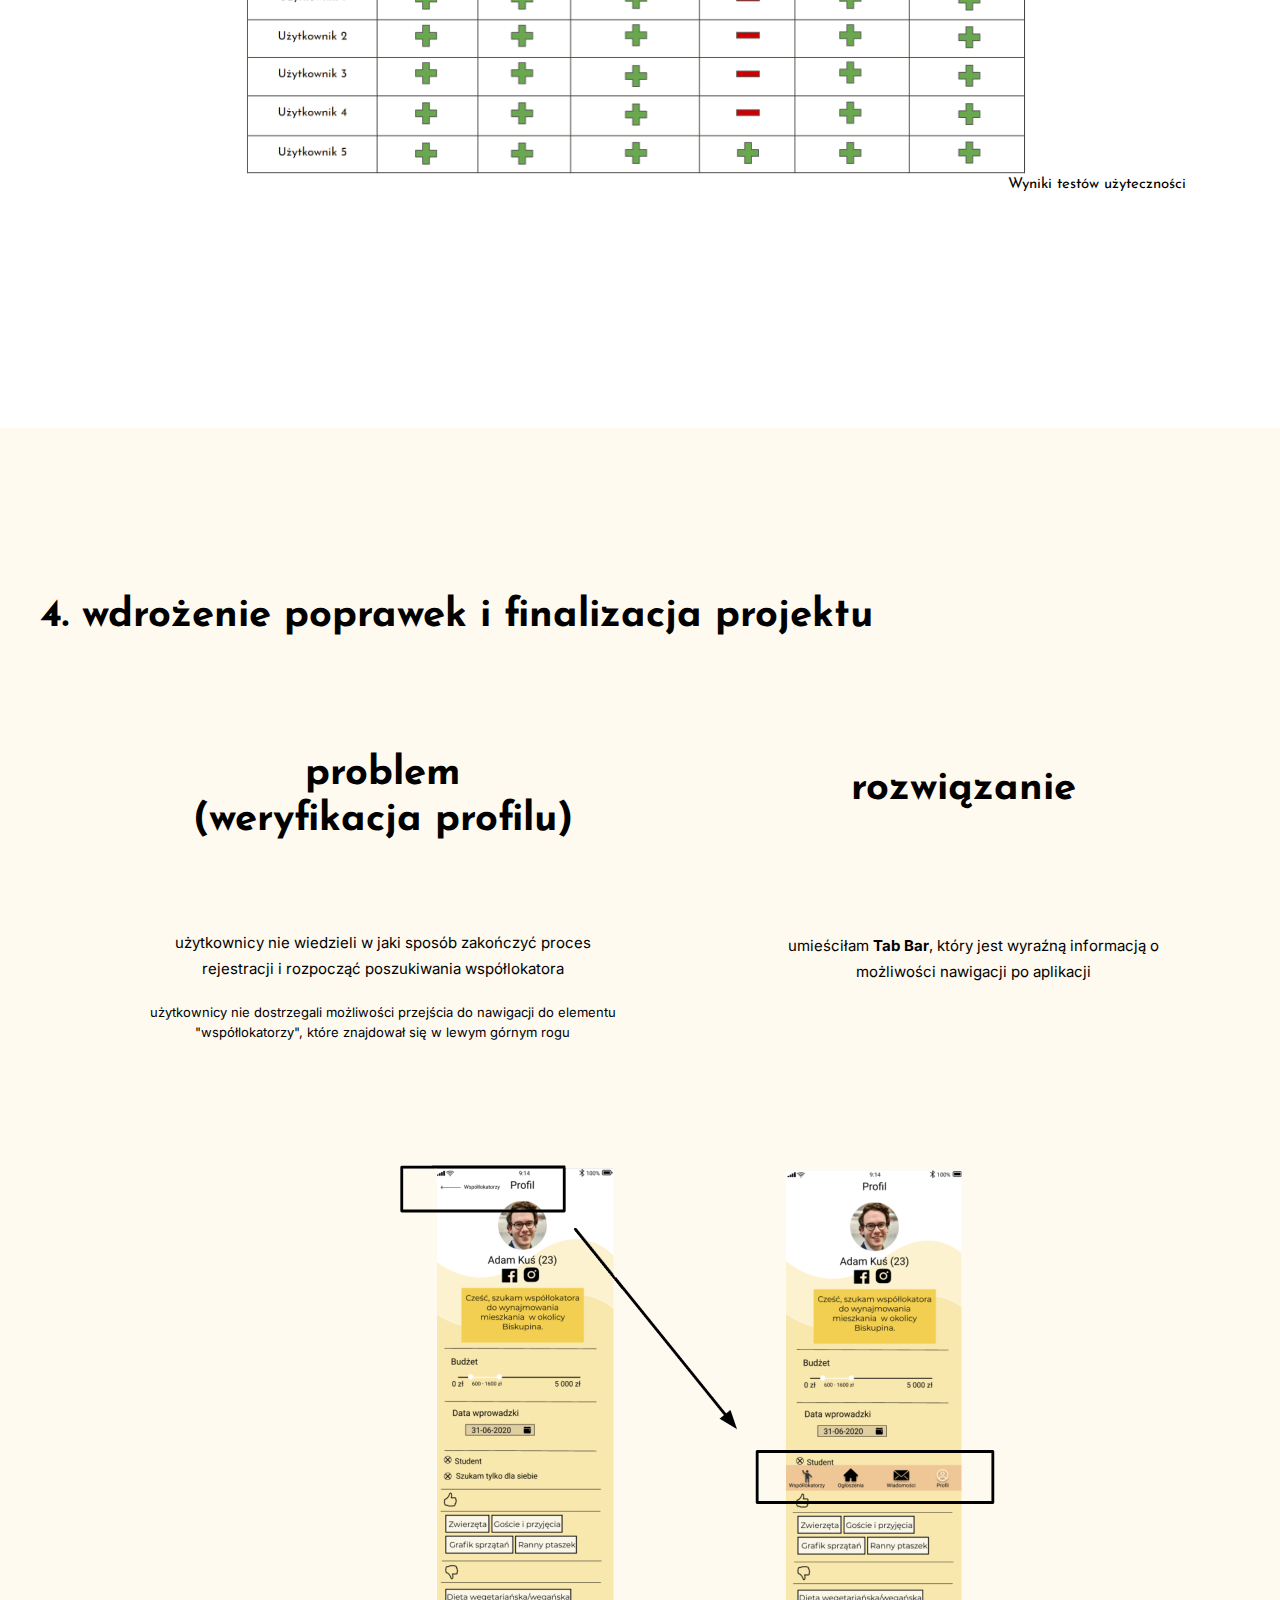
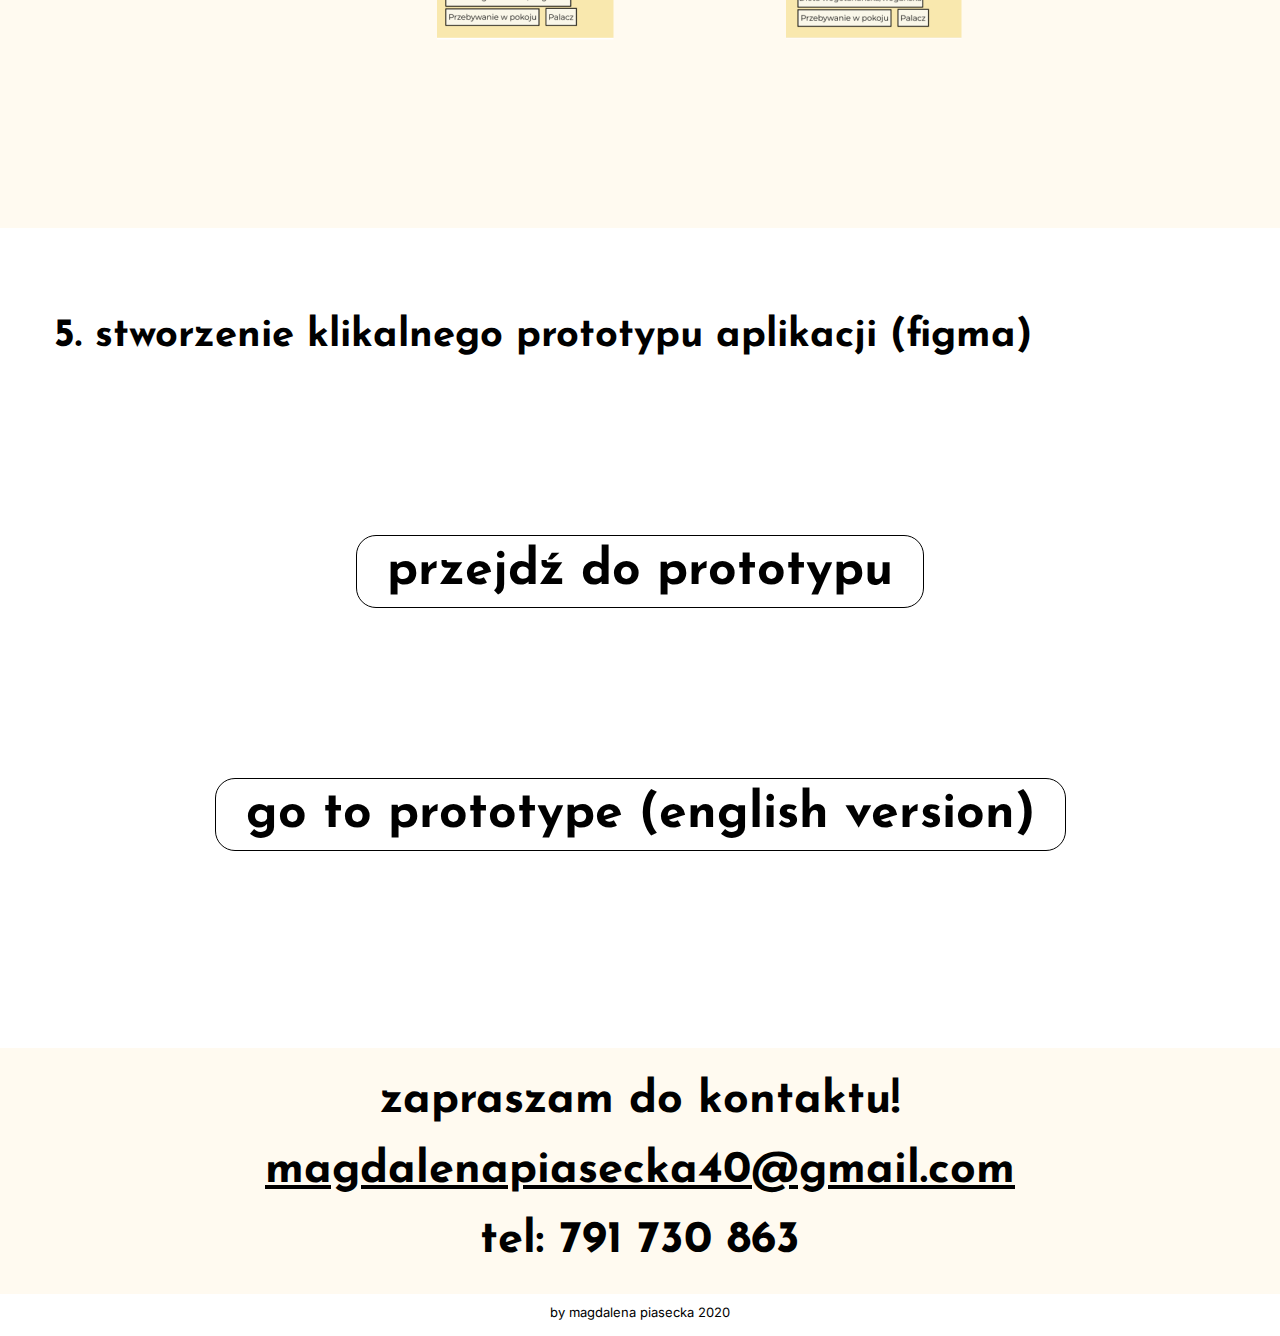
<file: roomies.html>
<!DOCTYPE html>
<html>
  <head>
    <meta charset="utf-8">
    <meta name="viewport" content="width=device-width, initial-scale=1.0">
    <title>Roomies - Portfolio - Magdalena Piasecka</title>
    <link rel="stylesheet" href="css/bootstrap-grid.css" type="text/css">
    <link rel="stylesheet" href="css/styles.css" type="text/css">
  <link href="https://fonts.googleapis.com/css2?family=Inter&family=Josefin+Sans&display=swap" rel="stylesheet">
  </head>

  <body>
  <nav>
    <ul>
      <li><a href="https://www.linkedin.com/in/magdalena-piasecka-b29567173/" target="_blank">LINKEDIN</a></li>
      <li><a href="index.html#projekty">PROJEKTY</a></li>
      <li class="empty"></li>
      <li><a href="cv.html">CV</a></li>
      <li><a href="kontakt.html">KONTAKT</a></li>
      <li><a href="eng-roomies.html" class="link_active none">ENG/POL</a></li>
    </ul>
  </nav>

  <section>
  <a href="index.html#projekty" class="button main_page_button">strona główna</a>

      <center><h6 style="margin-top: 48px;">prototyp aplikacji mobilnej</h6></center>
 </section>

 <figure>
  <center><img class="shoty" alt="Prezentacja trzech widoków aplikacji" src="img/dobre.png" style="width: 80%; margin-bottom: 150px;" alt="Roomies"></center>
</figure>

<section class="project" style="background-color: #FFFAF0;">
  <h1 style="margin-top: 25px; padding-left: 22px">ogólny zarys</h1>
   <h2 style="font-size: 40px; padding-left: 22px">cele</h2>
     <ol style="font-size: 15px; padding-left: 50px; font-family: 'Inter', sans-serif; line-height: 26px;">
        <li>zidentyfikowanie i zrozumienie potrzeb oraz oczekiwań osób szukających współlokatorów oraz osób szukających najemców</li>
        <li>stworzenie oraz zwalidowanie potencjalnego projektu aplikacji</li>
        <li>przedstawienie mojego toku myślenia oraz procesu tworzenia rozwiązania</li>
      </ol>

  </section>


    <section class="co to jest roomies" style="background-color: white;">

      <h1 style="margin-top: 50px; font-size: 40px; margin-bottom: -25px; padding-left: 43px;"> co to jest Roomies?<h1>

        <ul style="font-size: 15px; font-weight: normal; padding-left: 60px;">
          <li>platforma skupiająca osoby zainteresowane wynajmem na jednej platformie, która umożliwia im kontakt</li>
          <li>pozwala poznać preferencje potencjalnych współlokatorów lub najemców za pośrednictwem kilku kliknięć</li>
          <li>umożliwia dopasowanie między osobami wynajmującymi lokum zwiększając ich komfort i poczucie bezpieczeństwa</li>
          <li>minimalizuje stres związany z poznawaniem nowych ludzi</li>
        </ul>
    </section>

<section class="project" style="background-color: #FFFAF0; margin-top:200px; padding-top: 150px; padding-bottom: 150px;">
    <figure>
     <center><img class="project blue" alt="maksymalizując dopasowanie i kompatybilność zwiększa komfort i poczucie bezpieczeństwa oraz minimalizuje niepokój związany z poznawaniem nowych ludzi" src="img/cheat.png" style="width: 70%;padding-top: 0px;margin-top: -27px; margin-bottom: -37px;"></center>
   </figure>
</section>

    <div class="container">
    <div class="row" style="margin-top: 150px; margin-bottom: 100px;">
    <div class="col" style="top: 100px;">

        <section>

          <h1 style="margin-top: 40px; font-size: 40px; margin-bottom: -25px; padding-left: 15px;">wyzwania w projekcie</h1>

          <h1 style="font-size: 15px;font-family: 'Inter', sans-serif;font-weight: normal; text-align: center; margin-top: 112px; line-height: 26px; margin-left: -64px;">znalezienie rozwiązania dla osób <b>narzekających na swoich wspołlokatorów</b> oraz <b>mnogość portali</b>, na których znajdują się ogłoszenia z mieszkaniami do wynajęcia</h1>

        </section>


    </div>

    <div class="col" style="margin-bottom: 288px;top: 100px;">

      <section>

        <h1 style="margin-top: 35px; font-size: 40px; margin-bottom: -25px; padding-left: 22px; line-height: 50px; text-align: center;">proces projektowy</br>(user centered design)</h1>

        <ol style="font-size: 15px; font-family: 'Inter', sans-serif; line-height: 26px; margin-top: 60px;">
           <li style="margin-right: -6px;">badanie potrzeb użytkowników za pomocą ankiety internetowej</li>
           <li>projekt wstępnej wersji aplikacji + architektura informacji</li>
           <li>testy użyteczności</li>
           <li>wdrożenie poprawek i finalizacja projektu</li>
           <li>stowrzenie klikalnego prototypu aplikacji (figma)</li>
         </ol>
        </div>
      </div>
  </div>

</section>

<section class="project" style="background-color: #FFFAF0; padding-top: 150px; padding-bottom: 150px;">
  <h1 style="margin-top: 35px; font-size: 40px; margin-bottom: -25px; padding-left: 22px;"> 1. badanie potrzeb użytkowników za pomocą ankiety internetowej<h1>

    <div class="container">
    <div class="row">
    <div class="col">

        <section>

          <h1 style="font-size: 15px;font-family: 'Inter', sans-serif;font-weight: normal;text-align: center;margin-top: 210px;padding-left: -38px;margin-left: -105px;line-height: 26px;">przechodząc do początku procesu projektowania zadałam sobie pytanie:<br></h1>

            <h1 style="font-size: 15px;font-family: 'Inter', sans-serif;font-weight: normal;text-align: center;margin-top: 16px;padding-left: -38px;margin-left: -105px;line-height: -26px;"><b>JAKIE INFORMACJE SĄ WAŻNE W PROCESIE WYBORU WSPÓŁLOKATORA I MIESZKANIA NA WYNAJEM?</b><br></h1>

          <h1 style="font-size: 15px;font-family: 'Inter', sans-serif;font-weight: normal;text-align: center;margin-top: 15px;padding-left: -30px;margin-left: -105px;line-height: 26px;">aby uzyskać na nie odpowiedź, zapytałam grupę 10 osób (studentów), które w ciagu ostatnich 6 miesiący szukały współlokatora i mieszkania na wynajem o to: </h1>

        </section>


    </div>

    <div class="col">

      <section>

      <img src="img/pytania.png" alt="Co chciał(a)byś wiedzieć o osobie, z którą wynajmujesz mieszkanie zanim razem zamieszkacie? Jakie informacje są dla Ciebie istotne kiedy szukasz mieszkania na wynajem?" style="margin-top: 135px;padding-left: 19px;margin-left: 44px;">

        </div>
      </div>
      </div>

  </section>


  <section style="background-color: white;">


<h1 style="margin-top: 150px; font-size: 40px; margin-bottom: -25px; padding-left: 36px;"> 2. projekt wstępnej wersji aplikacji<h1>

    </section>

  <div class="container">
  <div class="row">
  <div class="col">

      <section>

        <h1 style="font-size: 15px;font-family: 'Inter', sans-serif;font-weight: normal;text-align: center;margin-top: 200px;padding-left: -38px;margin-left: -105px; line-height: 26px;"><b>podsumowanie i analiza zebranych danych z badania</b> pozwoliło mi na zbudowanie <b>formularzy</b>, które pozwalają odpowiedzieć na potrzeby i oczekiwania użytkowników wyrażone w badaniu</h1>

      </section>


  </div>

  <div class="col">

    <section>

      <img src="img/splashe.png" alt="Widoki formularzy" style="margin-top: -35px; padding-left: 19px;">

      </div>
    </div>
    </div>
</section>

<section class="project" style="background-color: #FFFAF0; padding-top: 150px; padding-bottom: 200px; margin-top:100px;">

<h2 style="font-size: 40px; margin-left: 290px; ">architektura informacji</h2>

<div class="container">
<div class="row">
<div class="col">

  <h1 style="font-size: 15px;font-family: 'Inter', sans-serif;font-weight: normal; text-align: center; margin-top: 144px; margin-left: 20px; line-height: 26px;">w tym samym kroku stworzyłam <b>user flow dla użtkowników szukających współlokatora oraz użtkowników, którzy oferują lokum na wynajem</b></h1>

</div>

<div class="col">

<html>
<meta name="viewport" content="width=device-width, initial-scale=1">

<style>

.row > .column {
  padding: 0 8px;
}

.row:after {
  content: "";
  display: table;
  clear: both;
}

.column {
  float: left;
  width: 25%;
}

/* The Modal (background) */
.modal {
  display: none;
  position: fixed;
  z-index: 1;
  padding-top: 100px;
  left: 0;
  top: 0;
  width: 100%;
  height: 100%;
  overflow: auto;
  background-color: black;
}

/* Modal Content */
.modal-content {
  position: relative;
  background-color: #fefefe;
  margin: auto;
  padding: 0;
  width: 50%;
  max-width: 1200px;
}

/* The Close Button */
.close {
  color: white;
  position: absolute;
  top: 10px;
  right: 25px;
  font-size: 100px;
  font-weight: bold;
}

.mySlides {
  display: none;
}

.cursor {
  cursor: pointer;
}

/* Next & previous buttons */
.prev,
.next {
  cursor: pointer;
  position: absolute;
  top: 50%;
  width: auto;
  padding: 16px;
  margin-top: -50px;
  color: black;
  font-weight: bold;
  font-size: 20px;
  transition: 0.6s ease;
  border-radius: 0 3px 3px 0;
  user-select: none;
  -webkit-user-select: none;
}

/* Position the "next button" to the right */
.next {
  right: 0;
  border-radius: 3px 0 0 3px;
}

/* On hover, add a black background color with a little bit see-through */
.prev:hover,
.next:hover {
  background-color: rgba(0, 0, 0, 0.8);
}

/* Number text (1/3 etc) */
.numbertext {
  color: black;
  font-size: 12px;
  padding: 8px 12px;
  position: absolute;
  top: 0;
}

img {
  margin-bottom: -4px;
}

.caption-container {
  text-align: center;
  background-color: black;
  padding: 2px 16px;
  color: white;
}

.demo {
  opacity: 0.6;
}

.active,
.demo:hover {
  opacity: 1;
}

img.hover-shadow {
  transition: 0.3s;
}

.hover-shadow:hover {
  box-shadow: 0 4px 8px 0 rgba(0, 0, 0, 0.2), 0 6px 20px 0 rgba(0, 0, 0, 0.19);
}
</style>
<body>

  <div class="row" style="margin-top: 50px;">
    <div class="column" style="width:50%">
      <img src="img/lepiej.jpg" style="width:100%" onclick="openModal();currentSlide(1)" class="hover-shadow cursor">
    </div>
    <div class="column" style="width:50%">
      <img src="img/najemca.jpg" style="width:100%" onclick="openModal();currentSlide(2)" class="hover-shadow cursor">
    </div>
  </div>

<div id="myModal" class="modal">
  <span class="close cursor" onclick="closeModal()">&times;</span>
  <div class="modal-content">



    <div class="mySlides">
      <div class="numbertext">1 / 2</div>
      <img src="img/lepiej.jpg" style="width:100%">
    </div>

    <div class="mySlides">
      <div class="numbertext">2 / 2</div>
      <img src="img/najemca.jpg" style="width:100%">
    </div>


    <a class="prev" onclick="plusSlides(-1)">&#10094;</a>
    <a class="next" onclick="plusSlides(1)">&#10095;</a>

    <div class="caption-container">
      <p id="caption"></p>
    </div>


    <div class="column">
      <img class="demo cursor" src="img/lepiej.jpg" style="width:30%; margin-left:100px;" onclick="currentSlide(1)" alt="User flow dla szukających współlokatora">
    </div>
    <div class="column">
      <img class="demo cursor" src="img/najemca.jpg" style="width:30%" onclick="currentSlide(2)" alt="User flow dla osoób oferujących wynajem lokum">
    </div>
  </div>
</div>

<script>
function openModal() {
  document.getElementById("myModal").style.display = "block";
}

function closeModal() {
  document.getElementById("myModal").style.display = "none";
}

var slideIndex = 1;
showSlides(slideIndex);

function plusSlides(n) {
  showSlides(slideIndex += n);
}

function currentSlide(n) {
  showSlides(slideIndex = n);
}

function showSlides(n) {
  var i;
  var slides = document.getElementsByClassName("mySlides");
  var dots = document.getElementsByClassName("demo");
  var captionText = document.getElementById("caption");
  if (n > slides.length) {slideIndex = 1}
  if (n < 1) {slideIndex = slides.length}
  for (i = 0; i < slides.length; i++) {
      slides[i].style.display = "none";
  }
  for (i = 0; i < dots.length; i++) {
      dots[i].className = dots[i].className.replace(" active", "");
  }
  slides[slideIndex-1].style.display = "block";
  dots[slideIndex-1].className += " active";
  captionText.innerHTML = dots[slideIndex-1].alt;
}
</script>

</body>
</html>


</div>

</div>
</div>

</section>


<section>


<section class="project" style="background-color: white; padding-bottom: 75px;">

  <h1 style="margin-top: 150px; font-size: 40px; margin-bottom: -25px; padding-left: 22px;"> 3. testy użyteczności</h1>

    <div class="container">
    <div class="row">
    <div class="col">

  <h1 style="font-size: 15px;font-family: 'Inter', sans-serif;font-weight: normal; text-align: center; margin-top: 150px; margin-left: -109px; line-height: 26px;"><b>grupa 5 studentów poszukujących mieszkania w ostatnich 6 miesiącach</b> została poproszona o skorzystanie z aplikacji i wykonanie <b>dwóch czynności</b> opisanych obok</h1>


  <h1 style="font-size: 15px;font-family: 'Inter', sans-serif;font-weight: normal; text-align: center; margin-left: -109px; line-height: 26px;">dzięki temu miałam wgląd w sposób w jaki użytkownicy posługują się aplikacją oraz to czy ich działania są skuteczne w ramach <b>wszystkich zaprojektowanych interakcji</b></h1>

    <h1 style="font-size: 15px;font-family: 'Inter', sans-serif;font-weight: normal; text-align: center; margin-left: -109px; line-height: 26px;">poniżej znajduje się tabela prezentująca wyniki testów</<h1>

</div>

<div class="col">

  <section>

    <img src="img/zobaczmy.png" alt="Wyślij wiadomość do Twojego kandydata na współlokatora. Wystaw mieszkanie na wynajem" style="padding-left: 19px; margin-left: 44px; margin-top:110px;">
    </section>

</div>

  </div>
  </div>

  <figure>
    <center><img src="img/tabelka.png" alt="Tabela wyników testów użyteczności" style="width: 70%; margin-top:140px;"></center>
    <figcaption style="margin-left: 950px; margin-top: -10px;">Wyniki testów użyteczności</figcaption>

  </section>


<section class="project" style="background-color: #FFFAF0; margin-top: 150px; margin-bottom: 50px; padding-bottom: 150px;">

  <h1 style="margin-top: 150px; font-size: 40px; margin-bottom: -25px; padding-left: 22px;">4. wdrożenie poprawek i finalizacja projektu</h1>

  <div class="container">
  <div class="row">
  <div class="col" style="top: 100px;">

    <h1 style="margin-top: 40px; font-size: 40px; margin-bottom: -25px; padding-left: -7px; text-align: center; line-height: 46px;">problem</br>(weryfikacja profilu)</h1>

    <h1 style="font-size: 15px;font-family: 'Inter', sans-serif;font-weight: normal; text-align: center; margin-top: 112px; line-height: 26px;">użytkownicy nie wiedzieli w jaki sposób zakończyć proces rejestracji i rozpocząć poszukiwania współlokatora</h1>

     <h1 style="font-size: 13px;font-family: 'Inter', sans-serif;font-weight: normal; text-align: center; margin-top: 20px; line-height: 20px;">użytkownicy nie dostrzegali możliwości przejścia do nawigacji do elementu "współlokatorzy", które znajdował się w lewym górnym rogu</h1>

 </div>

  <div class="col" style="margin-bottom: 288px;top: 100px;">

    <h1 style="margin-top: 53px; font-size: 40px; margin-bottom: -25px; padding-left: 22px; line-height: 50px; text-align: center;">rozwiązanie</h1>

  <h1 style="font-size: 15px;font-family: 'Inter', sans-serif;font-weight: normal; text-align: center; margin-top: 144px; margin-left: 41px; line-height: 26px;">umieściłam <b>Tab Bar</b>, który jest wyraźną informacją o możliwości nawigacji po aplikacji</h1>


  </div>
</div>
</div>

<figure>
<center><img src="img/problem.png" alt="Widok na problem oraz rozwiązanie" style="width: 60%; margin-left: 150px; margin-top: -70px;"></center>
</figure>

</section>


<section class="project" style="background-color: white;">

  <h1 style="margin-top: 35px; font-size: 40px; margin-bottom: -25px; padding-left: 36px;"> 5. stworzenie klikalnego prototypu aplikacji (figma)<h1>

        <center><a href="https://www.figma.com/proto/UMHFdnM0fqj7E2Zv41AfEO/Rommies?node-id=4%3A2&scaling=scale-down" style="margin-top: 170px;" class="button" target="_blank">przejdź do prototypu</a></center>

          <center><a href="https://www.figma.com/proto/ONl6mPDphNmdiizRb9wElZ/Roomies-eng?node-id=1%3A18388&scaling=scale-down" style="margin-top: 170px;" class="button" target="_blank">go to prototype (english version)</a></center>

</section>


 <footer class="project blue" id="kontakt" style="margin-top: 150px;">
     <h2 style="margin-bottom: 0px; margin-top: 0px;">zapraszam do kontaktu!<br/><a href="mailto:magdalenapiasecka40" style="color: black;">
       magdalenapiasecka40@gmail.com</a><br/> tel: 791 730 863</h2>
   </footer>

<section class="koniec">
  <p color: grey style="text-align: center; font-size: 13px;">by magdalena piasecka 2020</p>
 </section>
</file>
<file: css/styles.css>
* {
  box-sizing: border-box;
}

body {
  font-family: 'Josefin Sans', sans-serif;
  font-size: 15px;
  margin-top: auto;
  margin: 0;
}

p, ul li {
  font-family: 'Inter', sans-serif;
}

img {
  max-width: 100%;
}

nav {
    background-color: #FFEFD5;
    position: fixed;
    z-index: 1;
    width: 98.96%;
}

header {
    top: 70px;
    position: relative;
    margin-bottom: 220px;
    background-image: url('../img/backback.jpg');
    background-repeat: no-repeat;
    background-size: cover;
    background-position-y: -353px;
}

h1{
  font-size: 50px;
}

h2 {
  font-size: 30px;
  line-height: 107%;
}

h3{
  font-size: 30px;
}
h4 {
  text-align: center;
  font-size: 38px;
  font-family: 'Josefin Sans', sans-serif;
  margin-bottom: 102px;
  margin-top: -65px;
  color: black;
  font-weight: normal;
}

h5 {
  text-align: center;
  font-size: 38px;
  font-family: 'Josefin Sans', sans-serif;
  margin-bottom: 102px;
  margin-top: -71px;
  color: black;
  font-weight: normal;
}

h6 {
text-align: center;
font-size: 38px;
font-family: 'Josefin Sans', sans-serif;
margin-top: -45px;
}

p {
  line-height: 150%;
  font-size: 15px;
}
nav ul li {
  display: inline-block;
  margin: 0 50px;
  padding: 0;
  text-transform: uppercase;
  letter-spacing: 1px;
  font-size: 14px;
}

ul {
  margin: 0;
  padding: 5px;
}

nav ul {
  margin: 0 auto;
  text-align: center;
  padding: 27px;
}

ul li {
  margin: 10px 0;
}

.button {
    border: 1px solid black;
    text-decoration: none;
    color: black;
    padding: 10px 30px;
    margin-top: 30px;
    display: inline-block;
    border-radius: 20px;
    transition: background 0.5s ease-in-out, color 0.5s ease-in-out;
}

.button:hover {
  background: black;
  color: white;
}

.project {
      margin: -4px 0;
      padding: 18px;
      margin-top: -15px;
  }

.project .button {
  margin-top: 10px;
}

.blue {
  background-color: #FFFAF0;
}

.image1 {
  width: 100%;
    height: 180px;
    margin-top: 9px;
  }

.image2 {
  width: 100%;
  height: 172px;
  margin-top: 43px;
}

.image3 {
width:200px;
height:200px;
}

footer{
  text-align: center;
  margin: -20px;
}

footer h2 {
  font-size: 45px;
  margin-bottom: 100px;
  line-height: 70px;
}

.right-alignment {
  text-align: right;
}

li.empty {
    width: 77px;
    border-top: 1px solid black;
    top: -5px;
    position: relative;
}

nav li a {
  text-decoration: none;
  color: black;
}

nav li a:hover {
  text-decoration: underline;
}

.Madzia {
  width: 70%;
  height: 70%;
}

.stopka{
  margin-top: 18px;
}

/* ROOMIES */

.shoty {
  max-width: 58%;
  margin-bottom: 45px;
  margin-top: -35px;
}

h6 {
text-align: center;
font-size: 38px;
font-family: 'Josefin Sans', sans-serif;
margin-top: -45px;
}

/*______________________*/

.link_active.none{
  text-decoration: none;
}

.link_active.none:hover{
  text-decoration: underline;
}

.main_page_button{
  margin-top: 90px;
  margin-bottom: 19px;
  margin-left: 15px
}

.project.blue.footer_style{
  margin-top: 50px
}

.text_footer{
  margin-bottom: 0px;
  margin-top: 0px;
}

.text_email{
  color: black;
}

.text_title{
  margin-top: -5px;
  text-align: center;
}

.background--white{
  background-color: white;
  padding: 0px;
}

.background_light_with_margins{
  background-color: white;
  margin-top: -26px;
  padding: 46px;
  margin-left: -17px;
  margin-right: -17px;
  margin-bottom: -87px;
}

.text_tel{
  text-decoration: none;
  color: black;
}

.text_realizacja_projektu{
  font-size: 38px;
  font-family: 'Josefin Sans', sans-serif;
  font-weight: normal;
  text-align: center;
  margin-top: 25px;
}

.credits_text{
  color: grey;
  text-align: center;
  font-size: 13px;
}
</file>
<file: css/cv.css>
.main_page_button{
margin-top: 90px;
margin-bottom: 19px;
margin-left: 15px
}


.cv{
  width: 45%;
  margin-bottom: 30px;
}
</file>
<file: css/development.css>
.placement{
  margin-bottom:100px;
}

.development_project_title{
  font-size: 17px;
  font-family: 'Inter', sans-serif;
  font-weight: normal;
  text-align: center;
  margin-top: 57px;
  line-height: 26px;
  margin-left: -64px;
}

.development_project_list{
  font-size: 15px;
  font-family: 'Inter', sans-serif;
  line-height: 26px;
}

.photo_mlyn_małe{
margin-top: 60px
}

.photo_mlyn_duże{
  width: 1200px;
  margin-top: 70px;
}
</file>
<file: css/cv-eng.css>
.main_page_button{
  margin-top: 90px;
  margin-bottom: 19px;
  margin-left: 15px
}

.background--light{
  background-color: white;
}

.cv{
  width: 45%;
  margin-bottom: 30px;
}
</file>
<file: css/projekt.css>
.placement{
  margin-bottom:100px;
}

.development_project_title{
  font-size: 17px;
  font-family: 'Inter', sans-serif;
  font-weight: normal;
  text-align: center;
  margin-top: 57px;
  line-height: 26px;
  margin-left: -64px;
}

.development_project_list{
  font-size: 15px;
  font-family: 'Inter', sans-serif;
  line-height: 26px;
}

.carsell_picture{
  margin-top: 190px;
}
</file>
